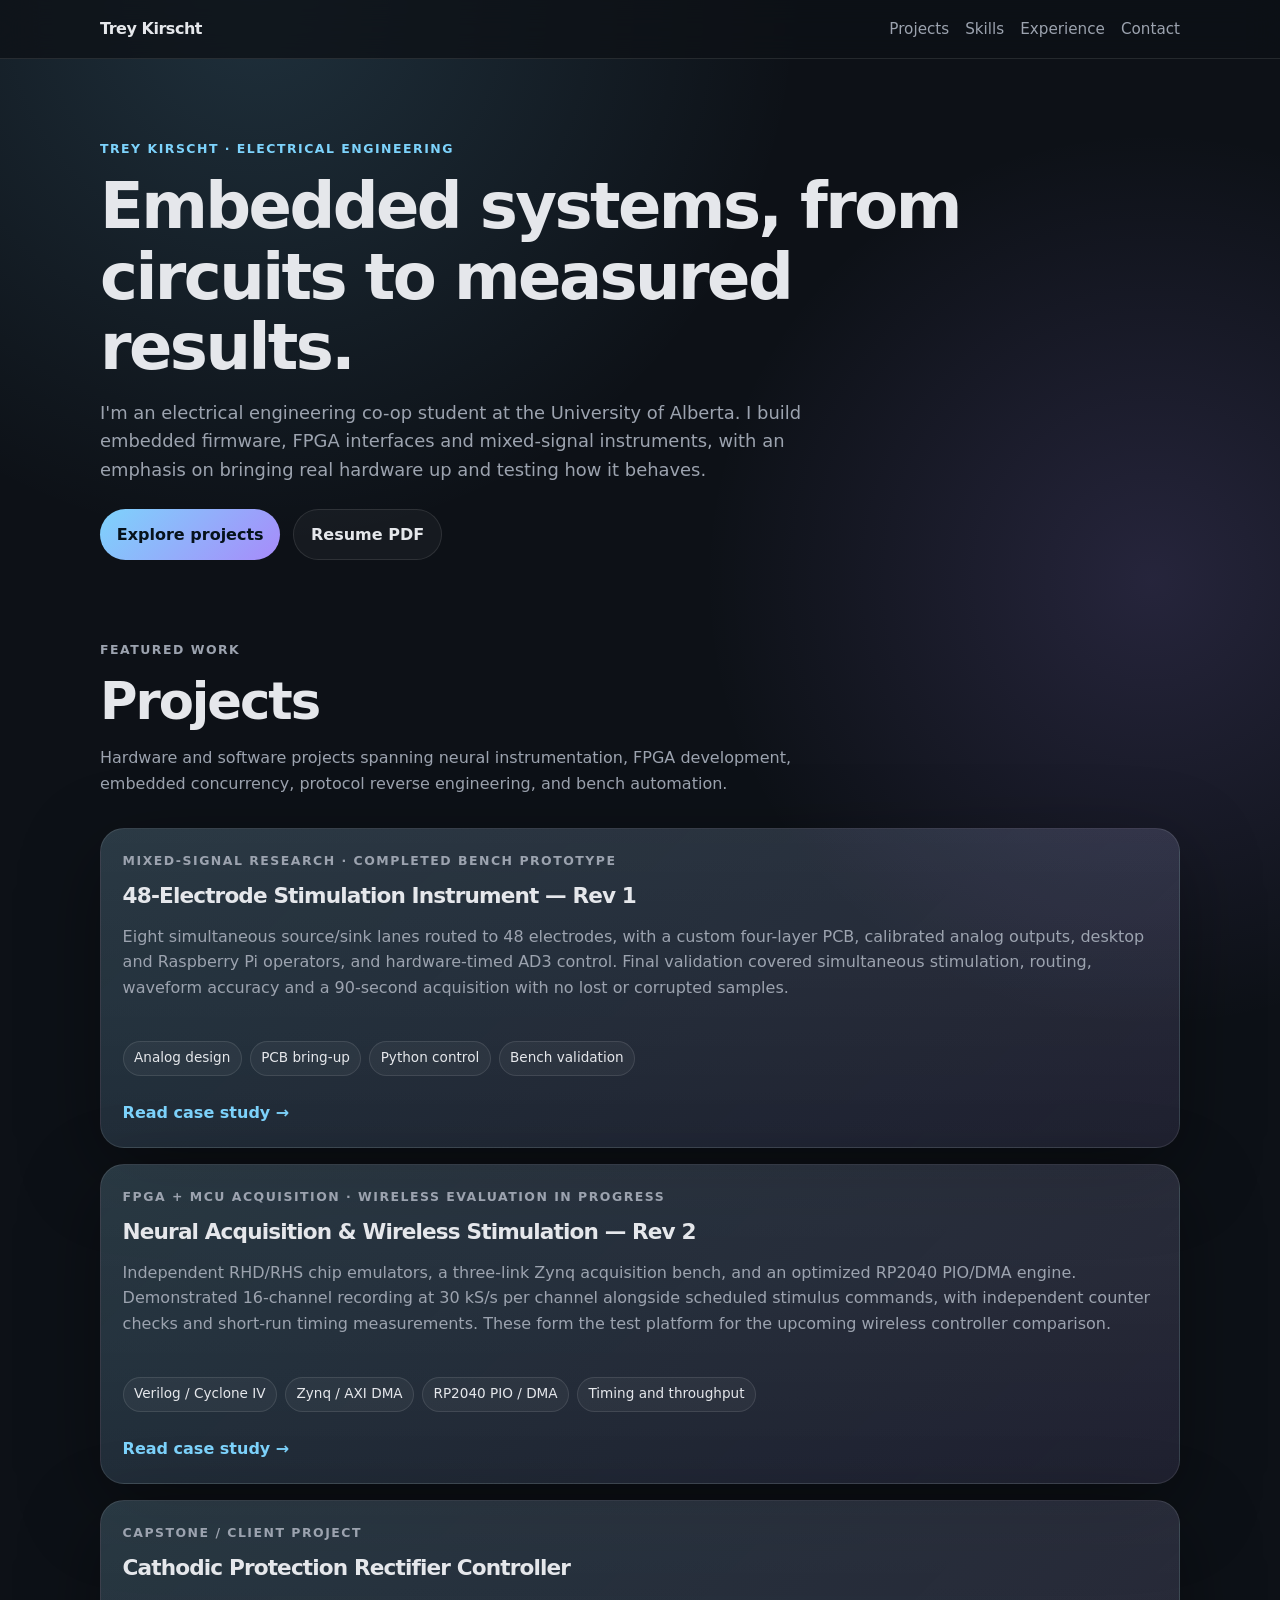
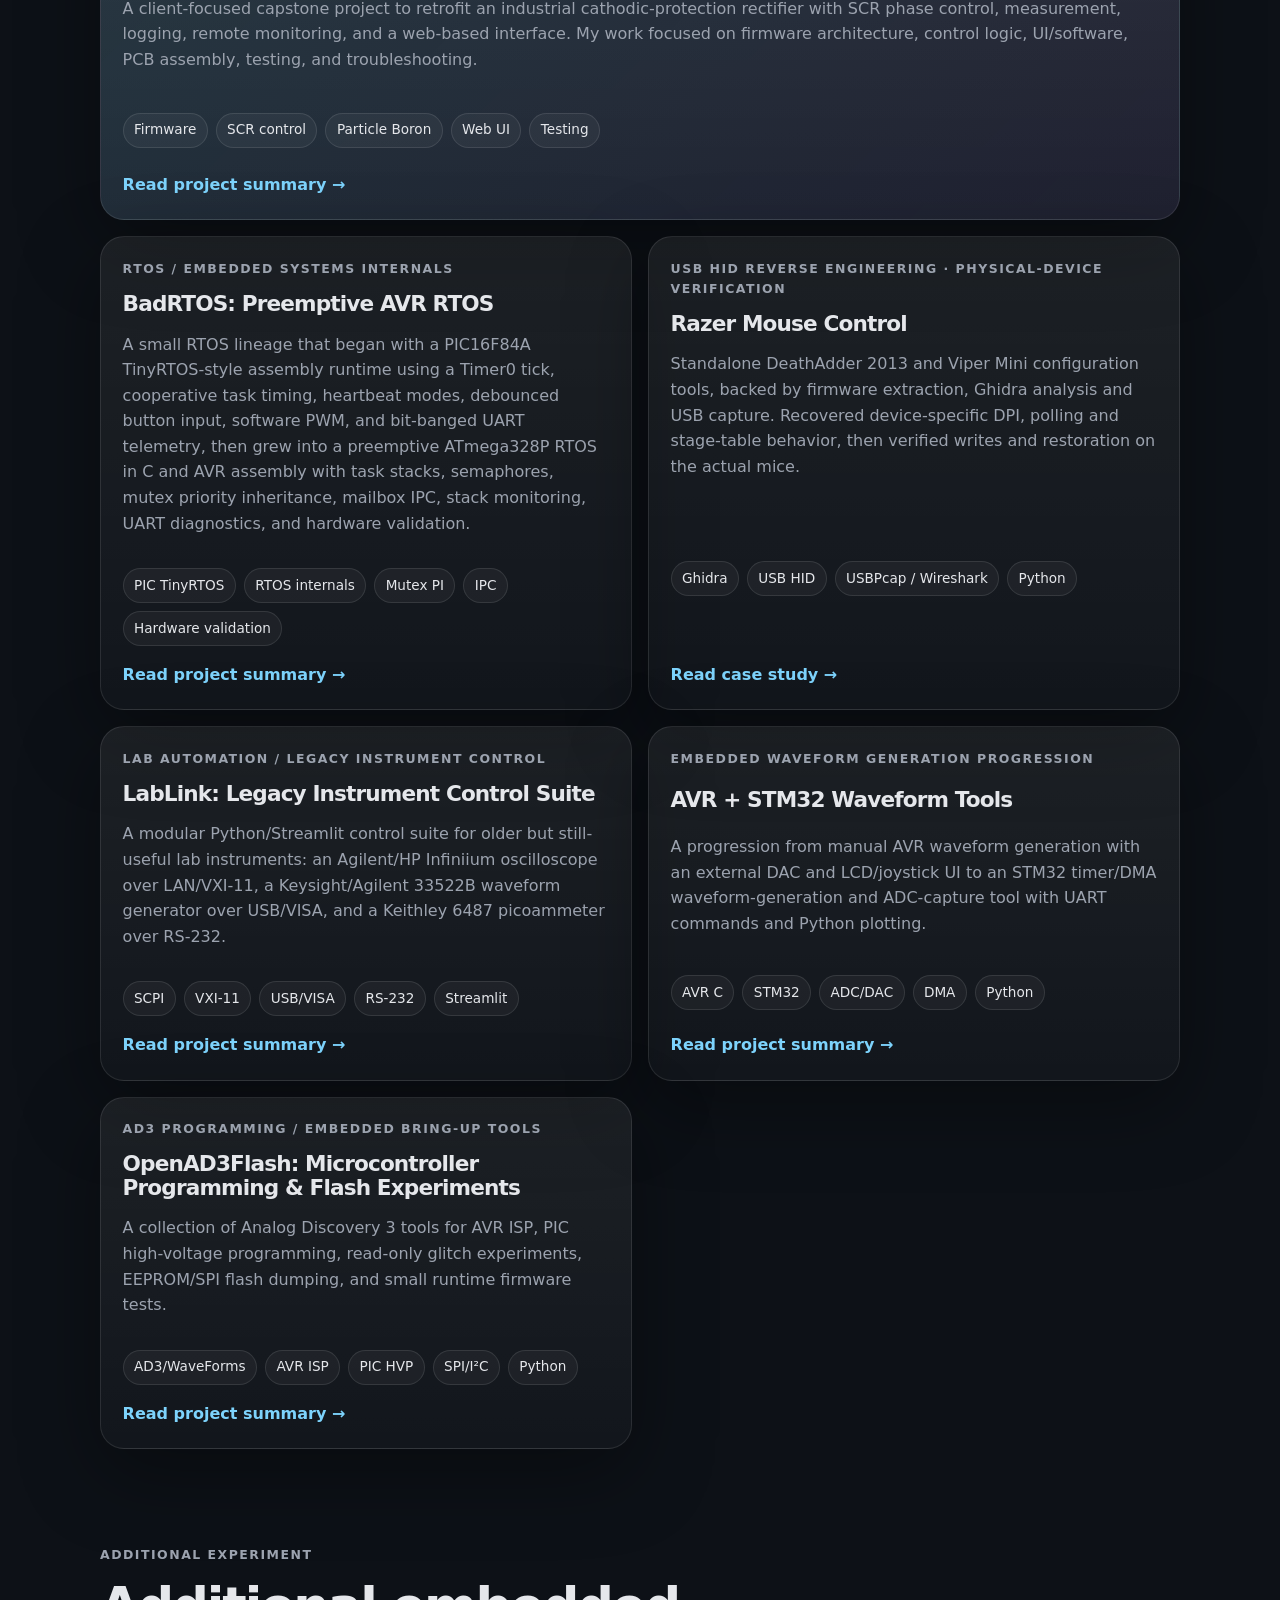
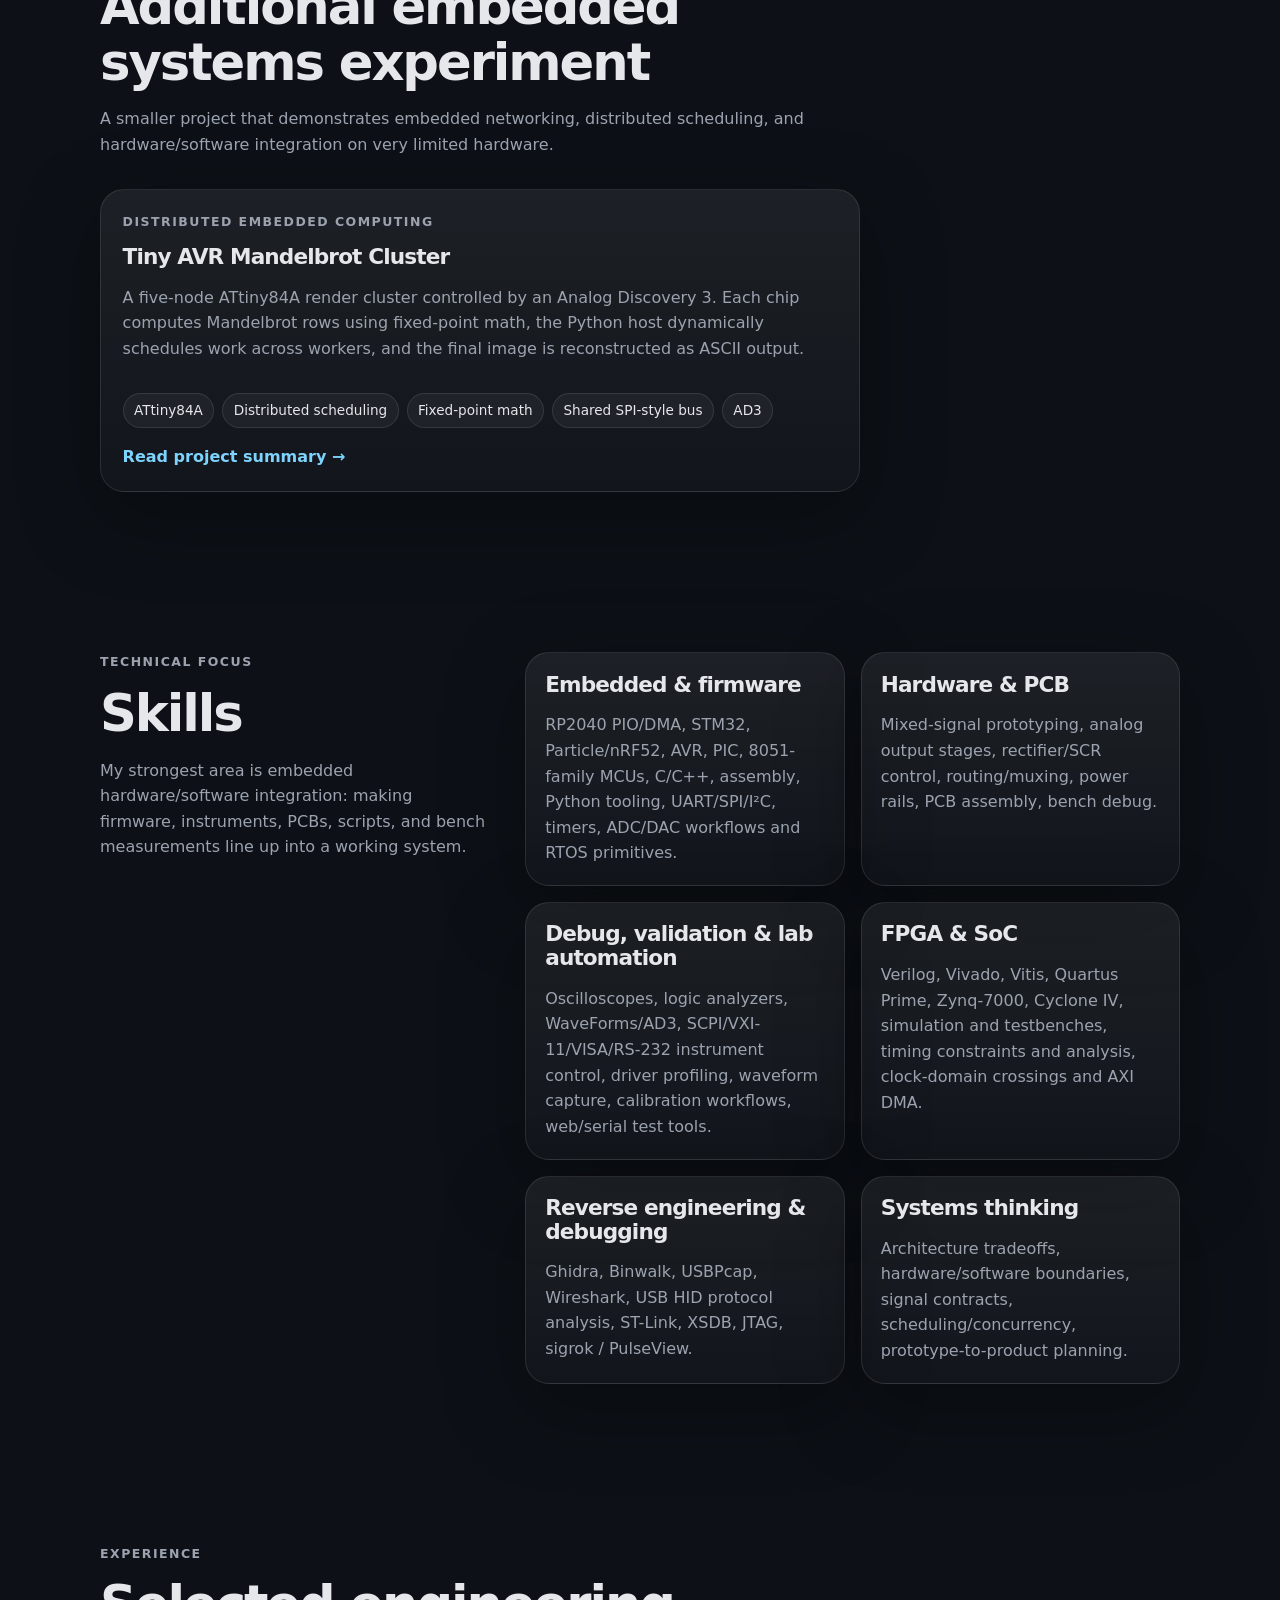
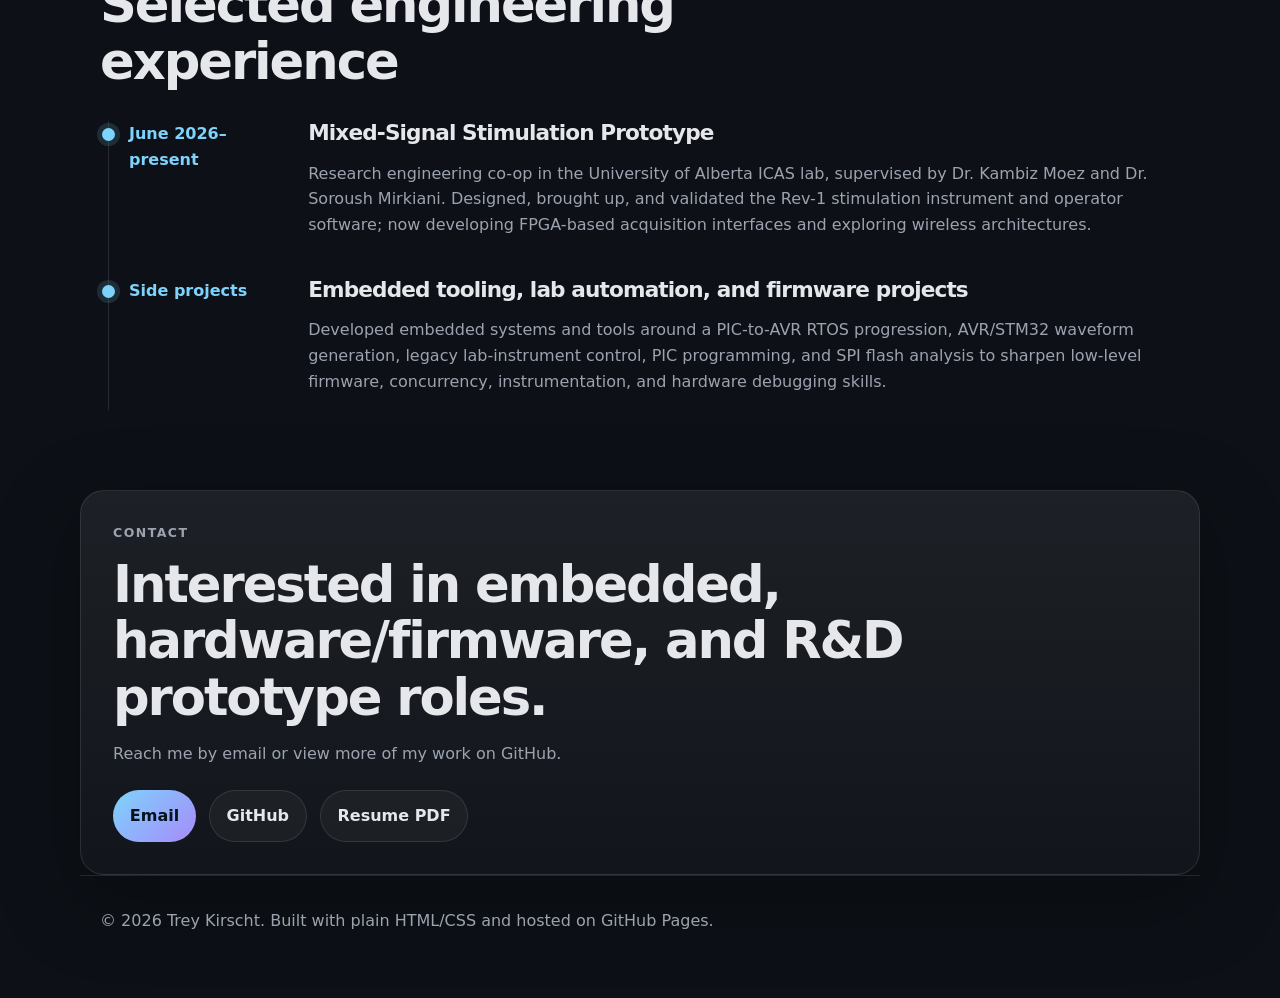
<file: index.html>
<!doctype html>
<html lang="en">
<head>
  <meta charset="utf-8">
  <meta name="viewport" content="width=device-width, initial-scale=1">
  <title>Trey Kirscht | Embedded Systems & Hardware/Firmware</title>
  <meta name="description" content="Portfolio for Trey Kirscht: embedded systems, hardware/firmware, PCB prototypes, mixed-signal validation, and low-level tools.">
  <link rel="stylesheet" href="styles.css">
</head>
<body>
  <a class="skip-link" href="#top">Skip to content</a>
  <header class="site-header">
    <nav class="nav" aria-label="Main navigation">
      <a class="brand" href="#top">Trey Kirscht</a>
      <div class="nav-links">
        <a href="#projects">Projects</a>
        <a href="#skills">Skills</a>
        <a href="#experience">Experience</a>
        <a href="#contact">Contact</a>
      </div>
    </nav>
  </header>

  <main id="top">
    <section class="section portfolio-intro" aria-labelledby="intro-title">
      <p class="eyebrow">Trey Kirscht · Electrical engineering</p>
      <h1 id="intro-title">Embedded systems, from circuits to measured results.</h1>
      <p class="hero-text">I'm an electrical engineering co-op student at the University of Alberta. I build embedded firmware, FPGA interfaces and mixed-signal instruments, with an emphasis on bringing real hardware up and testing how it behaves.</p>
      <div class="button-row">
        <a class="button primary" href="#projects">Explore projects</a>
        <a class="button" href="resume.pdf">Resume PDF</a>
      </div>
    </section>
    <section id="projects" class="section">
      <div class="section-heading">
        <p class="eyebrow">Featured work</p>
        <h2>Projects</h2>
        <p>Hardware and software projects spanning neural instrumentation, FPGA development, embedded concurrency, protocol reverse engineering, and bench automation.</p>
      </div>
      <div class="project-grid">
        <article class="project-card featured">
          <div>
            <p class="project-type">Mixed-signal research · Completed bench prototype</p>
            <h3>48-Electrode Stimulation Instrument — Rev 1</h3>
            <p>Eight simultaneous source/sink lanes routed to 48 electrodes, with a custom four-layer PCB, calibrated analog outputs, desktop and Raspberry Pi operators, and hardware-timed AD3 control. Final validation covered simultaneous stimulation, routing, waveform accuracy and a 90-second acquisition with no lost or corrupted samples.</p>
          </div>
          <ul class="tag-list">
            <li>Analog design</li>
            <li>PCB bring-up</li>
            <li>Python control</li>
            <li>Bench validation</li>
          </ul>
          <a class="text-link" href="projects/stimulator-platform.html">Read case study →</a>
        </article>

        <article class="project-card featured">
          <div>
            <p class="project-type">FPGA + MCU acquisition · Wireless evaluation in progress</p>
            <h3>Neural Acquisition &amp; Wireless Stimulation — Rev 2</h3>
            <p>Independent RHD/RHS chip emulators, a three-link Zynq acquisition bench, and an optimized RP2040 PIO/DMA engine. Demonstrated 16-channel recording at 30 kS/s per channel alongside scheduled stimulus commands, with independent counter checks and short-run timing measurements. These form the test platform for the upcoming wireless controller comparison.</p>
          </div>
          <ul class="tag-list">
            <li>Verilog / Cyclone IV</li>
            <li>Zynq / AXI DMA</li>
            <li>RP2040 PIO / DMA</li>
            <li>Timing and throughput</li>
          </ul>
          <a class="text-link" href="projects/fpga-neural-acquisition.html">Read case study →</a>
        </article>

        <article class="project-card featured">
          <div>
            <p class="project-type">Capstone / client project</p>
            <h3>Cathodic Protection Rectifier Controller</h3>
            <p>
              A client-focused capstone project to retrofit an industrial cathodic-protection rectifier
              with SCR phase control, measurement, logging, remote monitoring, and a web-based interface.
              My work focused on firmware architecture, control logic, UI/software, PCB assembly, testing,
              and troubleshooting.
            </p>
          </div>
          <ul class="tag-list">
            <li>Firmware</li>
            <li>SCR control</li>
            <li>Particle Boron</li>
            <li>Web UI</li>
            <li>Testing</li>
          </ul>
          <a class="text-link" href="projects/cathodic-rectifier-controller.html">Read project summary →</a>
        </article>

        <article class="project-card">
          <p class="project-type">RTOS / embedded systems internals</p>
          <h3>BadRTOS: Preemptive AVR RTOS</h3>
          <p>
            A small RTOS lineage that began with a PIC16F84A TinyRTOS-style assembly runtime using
            a Timer0 tick, cooperative task timing, heartbeat modes, debounced button input, software PWM,
            and bit-banged UART telemetry, then grew into a preemptive ATmega328P RTOS in C and AVR assembly
            with task stacks, semaphores, mutex priority inheritance, mailbox IPC, stack monitoring, UART diagnostics,
            and hardware validation.
          </p>
          <ul class="tag-list">
            <li>PIC TinyRTOS</li>
            <li>RTOS internals</li>
            <li>Mutex PI</li>
            <li>IPC</li>
            <li>Hardware validation</li>
          </ul>
          <a class="text-link" href="projects/badrtos.html">Read project summary →</a>
        </article>

        <article class="project-card">
          <div>
            <p class="project-type">USB HID reverse engineering · Physical-device verification</p>
            <h3>Razer Mouse Control</h3>
            <p>Standalone DeathAdder 2013 and Viper Mini configuration tools, backed by firmware extraction, Ghidra analysis and USB capture. Recovered device-specific DPI, polling and stage-table behavior, then verified writes and restoration on the actual mice.</p>
          </div>
          <ul class="tag-list">
            <li>Ghidra</li>
            <li>USB HID</li>
            <li>USBPcap / Wireshark</li>
            <li>Python</li>
          </ul>
          <a class="text-link" href="projects/razer-mouse-control.html">Read case study →</a>
        </article>

        <article class="project-card">
          <p class="project-type">Lab automation / legacy instrument control</p>
          <h3>LabLink: Legacy Instrument Control Suite</h3>
          <p>
            A modular Python/Streamlit control suite for older but still-useful lab instruments:
            an Agilent/HP Infiniium oscilloscope over LAN/VXI-11, a Keysight/Agilent 33522B waveform
            generator over USB/VISA, and a Keithley 6487 picoammeter over RS-232.
          </p>
          <ul class="tag-list">
            <li>SCPI</li>
            <li>VXI-11</li>
            <li>USB/VISA</li>
            <li>RS-232</li>
            <li>Streamlit</li>
          </ul>
          <a class="text-link" href="projects/lablink-legacy-suite.html">Read project summary →</a>
        </article>

        <article class="project-card">
          <p class="project-type">Embedded waveform generation progression</p>
          <h3>AVR + STM32 Waveform Tools</h3>
          <p>
            A progression from manual AVR waveform generation with an external DAC and LCD/joystick UI
            to an STM32 timer/DMA waveform-generation and ADC-capture tool with UART commands and
            Python plotting.
          </p>
          <ul class="tag-list">
            <li>AVR C</li>
            <li>STM32</li>
            <li>ADC/DAC</li>
            <li>DMA</li>
            <li>Python</li>
          </ul>
          <a class="text-link" href="projects/embedded-waveform-tools.html">Read project summary →</a>
        </article>

        <article class="project-card">
          <p class="project-type">AD3 programming / embedded bring-up tools</p>
          <h3>OpenAD3Flash: Microcontroller Programming & Flash Experiments</h3>
          <p>
            A collection of Analog Discovery 3 tools for AVR ISP, PIC high-voltage programming,
            read-only glitch experiments, EEPROM/SPI flash dumping, and small runtime firmware tests.
          </p>
          <ul class="tag-list">
            <li>AD3/WaveForms</li>
            <li>AVR ISP</li>
            <li>PIC HVP</li>
            <li>SPI/I²C</li>
            <li>Python</li>
          </ul>
          <a class="text-link" href="projects/openad3flash.html">Read project summary →</a>
        </article>
      </div>
    </section>

    <section class="section compact-section">
      <div class="section-heading">
        <p class="eyebrow">Additional experiment</p>
        <h2>Additional embedded systems experiment</h2>
        <p>
          A smaller project that demonstrates embedded networking, distributed scheduling, and hardware/software integration on very limited hardware.
        </p>
      </div>

      <article class="project-card">
        <p class="project-type">Distributed embedded computing</p>
        <h3>Tiny AVR Mandelbrot Cluster</h3>
        <p>
          A five-node ATtiny84A render cluster controlled by an Analog Discovery 3. Each chip computes
          Mandelbrot rows using fixed-point math, the Python host dynamically schedules work across
          workers, and the final image is reconstructed as ASCII output.
        </p>
        <ul class="tag-list">
          <li>ATtiny84A</li>
          <li>Distributed scheduling</li>
          <li>Fixed-point math</li>
          <li>Shared SPI-style bus</li>
          <li>AD3</li>
        </ul>
        <a class="text-link" href="projects/tiny-avr-mandelbrot-cluster.html">Read project summary →</a>
      </article>
    </section>

    <section id="skills" class="section split">
      <div>
        <p class="eyebrow">Technical focus</p>
        <h2>Skills</h2>
        <p>My strongest area is embedded hardware/software integration: making firmware, instruments, PCBs, scripts, and bench measurements line up into a working system.</p>
      </div>
      <div class="skill-columns">
        <div class="skill-box"><h3>Embedded & firmware</h3><p>RP2040 PIO/DMA, STM32, Particle/nRF52, AVR, PIC, 8051-family MCUs, C/C++, assembly, Python tooling, UART/SPI/I²C, timers, ADC/DAC workflows and RTOS primitives.</p></div>
        <div class="skill-box"><h3>Hardware & PCB</h3><p>Mixed-signal prototyping, analog output stages, rectifier/SCR control, routing/muxing, power rails, PCB assembly, bench debug.</p></div>
        <div class="skill-box"><h3>Debug, validation & lab automation</h3><p>Oscilloscopes, logic analyzers, WaveForms/AD3, SCPI/VXI-11/VISA/RS-232 instrument control, driver profiling, waveform capture, calibration workflows, web/serial test tools.</p></div>
        <div class="skill-box"><h3>FPGA &amp; SoC</h3><p>Verilog, Vivado, Vitis, Quartus Prime, Zynq-7000, Cyclone IV, simulation and testbenches, timing constraints and analysis, clock-domain crossings and AXI DMA.</p></div><div class="skill-box"><h3>Reverse engineering &amp; debugging</h3><p>Ghidra, Binwalk, USBPcap, Wireshark, USB HID protocol analysis, ST-Link, XSDB, JTAG, sigrok / PulseView.</p></div><div class="skill-box"><h3>Systems thinking</h3><p>Architecture tradeoffs, hardware/software boundaries, signal contracts, scheduling/concurrency, prototype-to-product planning.</p></div>
      </div>
    </section>

    <section id="experience" class="section">
      <div class="section-heading"><p class="eyebrow">Experience</p><h2>Selected engineering experience</h2></div>
      <div class="timeline">
        <div class="timeline-item"><div class="timeline-date">June 2026–present</div><div><h3>Mixed-Signal Stimulation Prototype</h3><p>Research engineering co-op in the University of Alberta ICAS lab, supervised by Dr. Kambiz Moez and Dr. Soroush Mirkiani. Designed, brought up, and validated the Rev-1 stimulation instrument and operator software; now developing FPGA-based acquisition interfaces and exploring wireless architectures.</p></div></div>
        <div class="timeline-item"><div class="timeline-date">Side projects</div><div><h3>Embedded tooling, lab automation, and firmware projects</h3><p>Developed embedded systems and tools around a PIC-to-AVR RTOS progression, AVR/STM32 waveform generation, legacy lab-instrument control, PIC programming, and SPI flash analysis to sharpen low-level firmware, concurrency, instrumentation, and hardware debugging skills.</p></div></div>
      </div>
    </section>

    <section id="contact" class="section contact-card">
      <p class="eyebrow">Contact</p>
      <h2>Interested in embedded, hardware/firmware, and R&D prototype roles.</h2>
      <p>
        Reach me by email or view more of my work on GitHub.
      </p>
      <div class="button-row">
        <a class="button primary" href="mailto:treyk@live.ca">Email</a>
        <a class="button" href="https://github.com/trey109231">GitHub</a>
        <a class="button" href="resume.pdf">Resume PDF</a>
      </div>
    </section>
  </main>

  <footer class="footer"><p>© <span id="year"></span> Trey Kirscht. Built with plain HTML/CSS and hosted on GitHub Pages.</p></footer>
  <script>document.getElementById("year").textContent = new Date().getFullYear();</script>
</body>
</html>
</file>
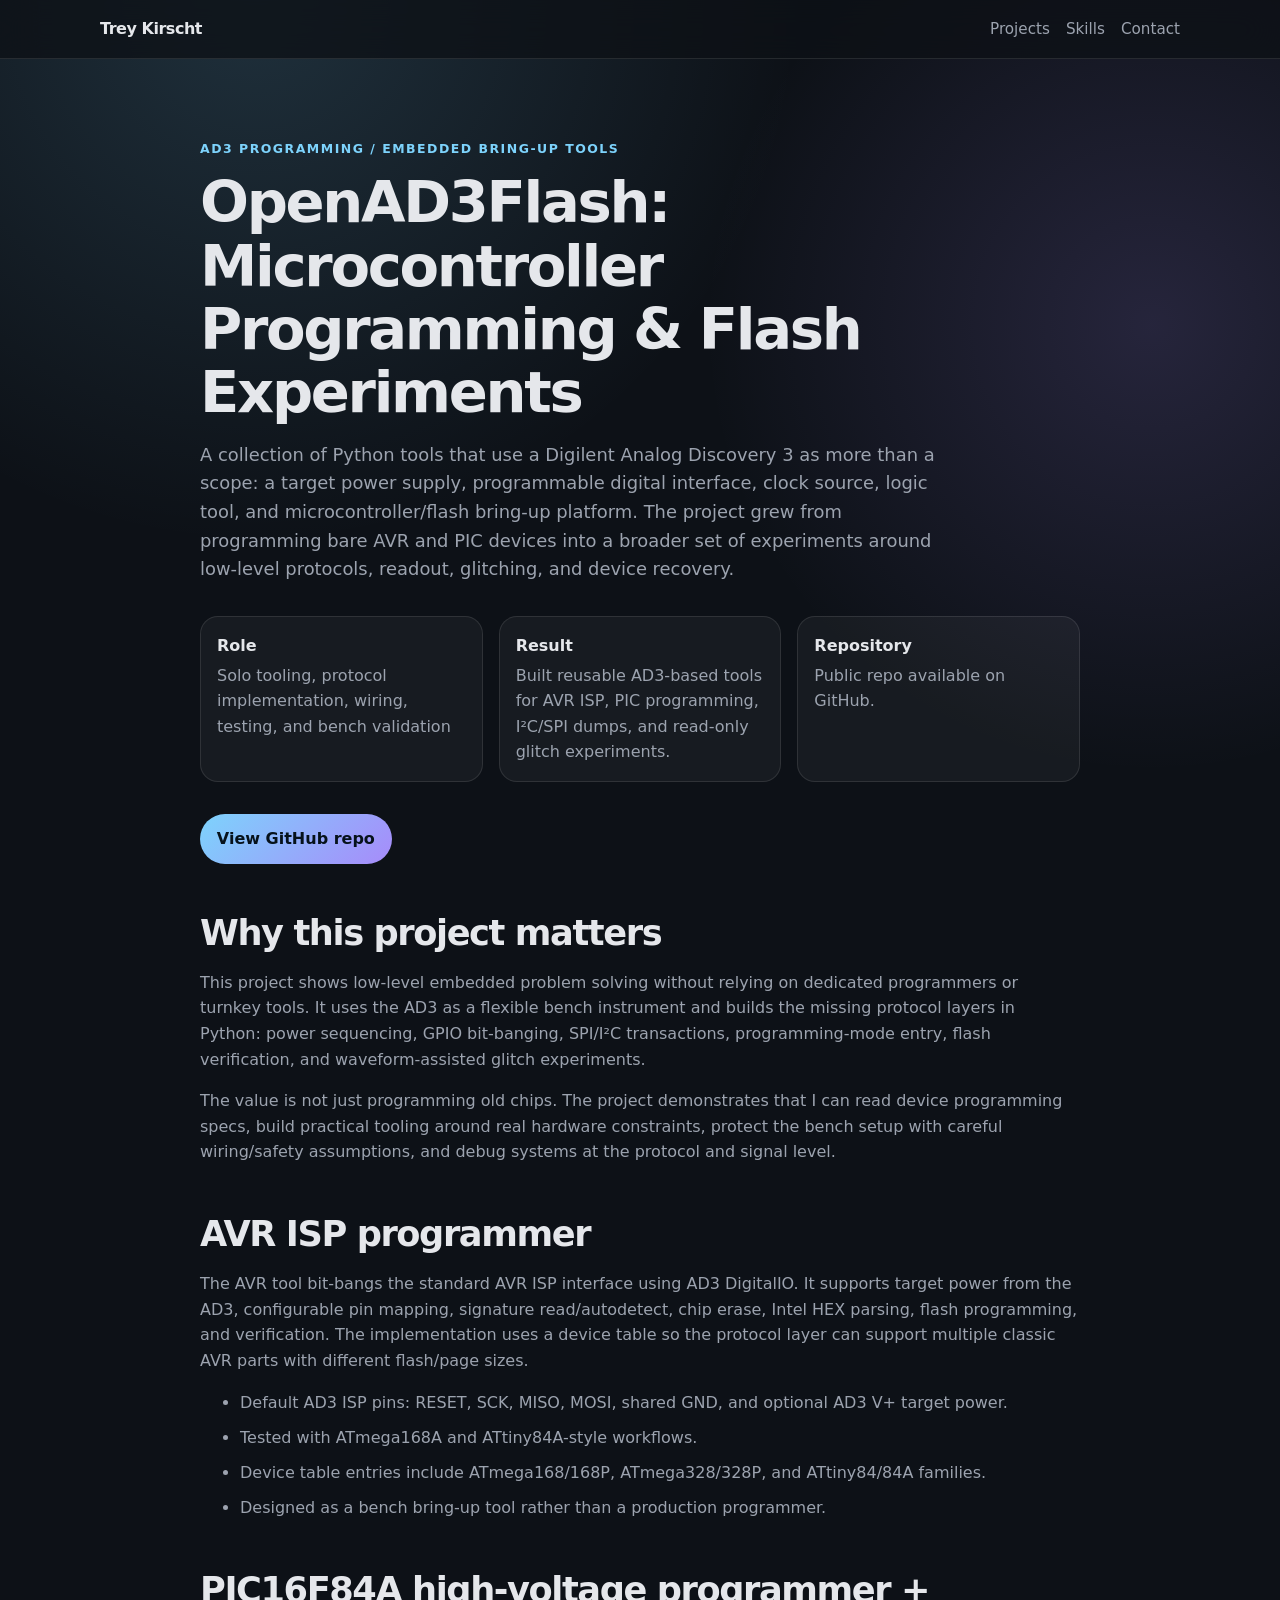
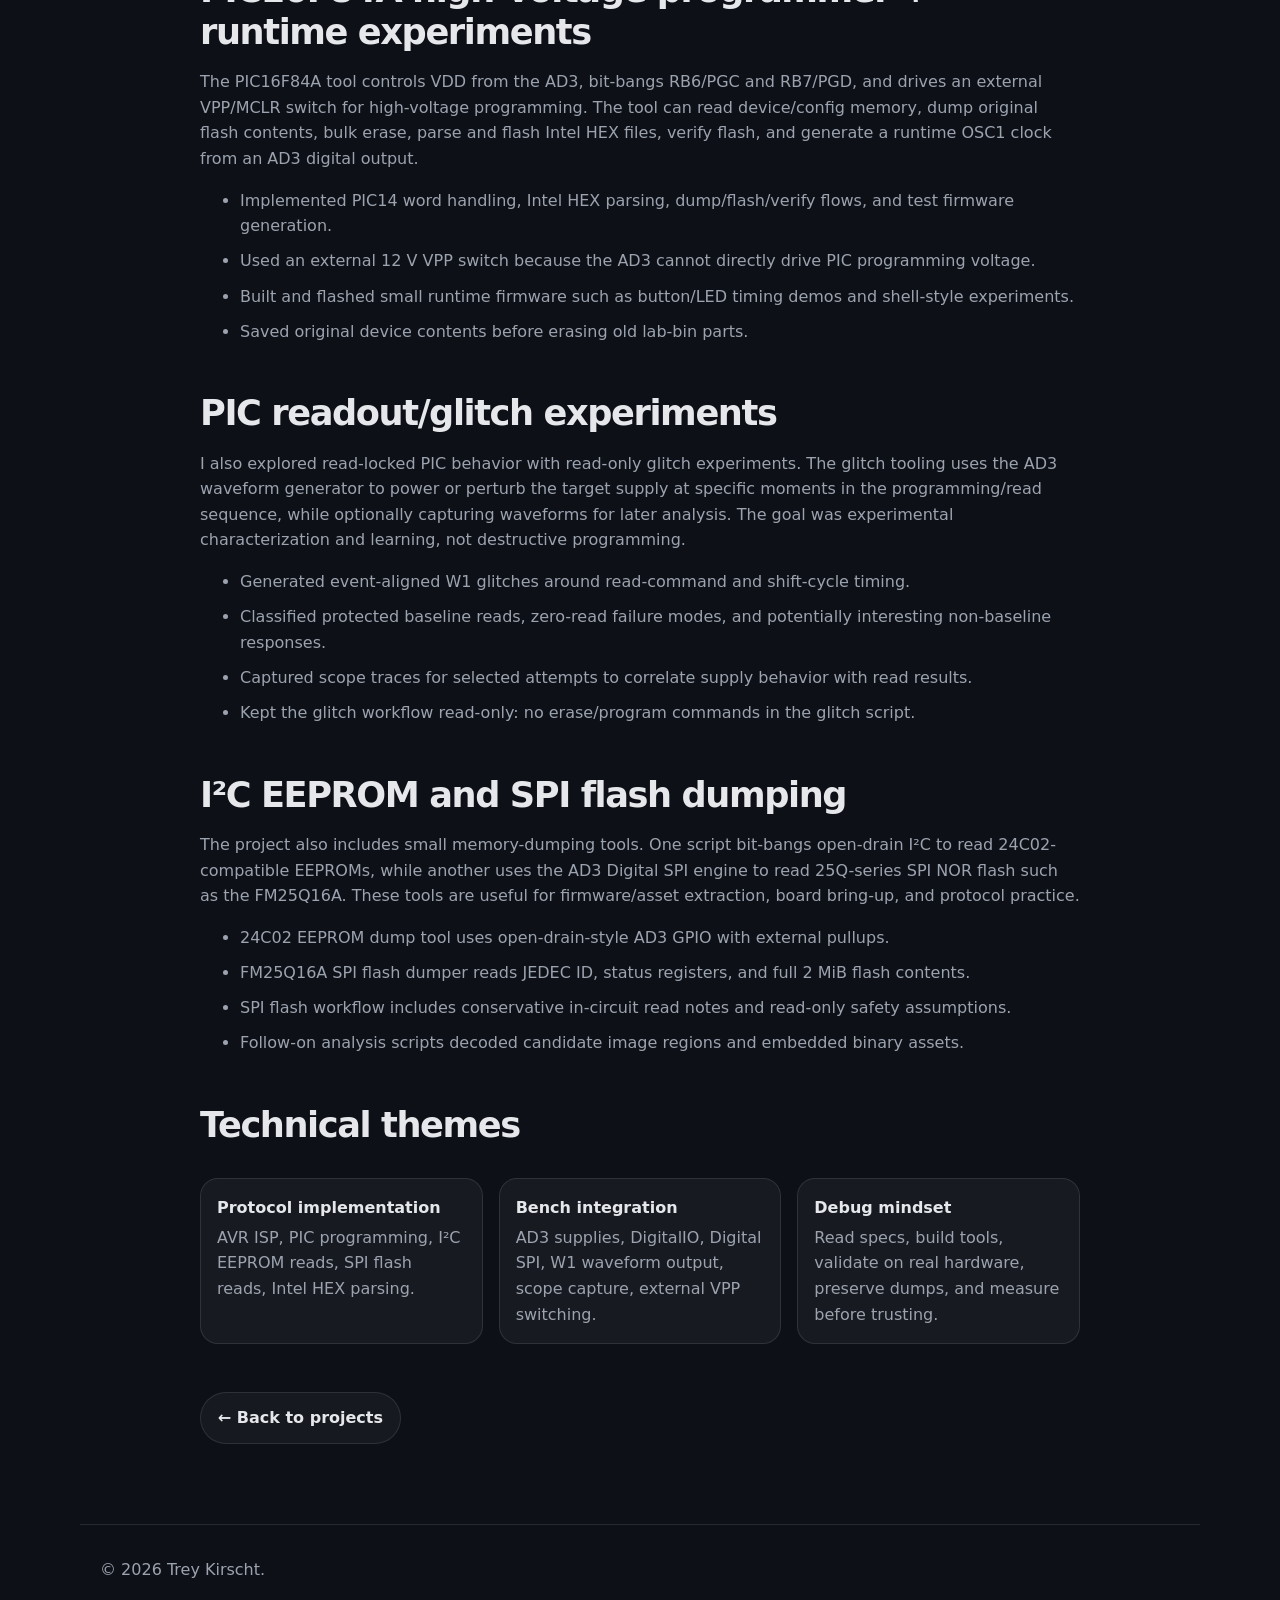
<file: projects/ad3-pic-programmer.html>
<!doctype html>
<html lang="en">
<head>
  <meta charset="utf-8">
  <meta http-equiv="refresh" content="0; url=openad3flash.html">
  <title>Redirecting | Trey Kirscht</title>
</head>
<body>
  <p>Redirecting to <a href="openad3flash.html">OpenAD3Flash</a>.</p>
</body>
</html>
</file>
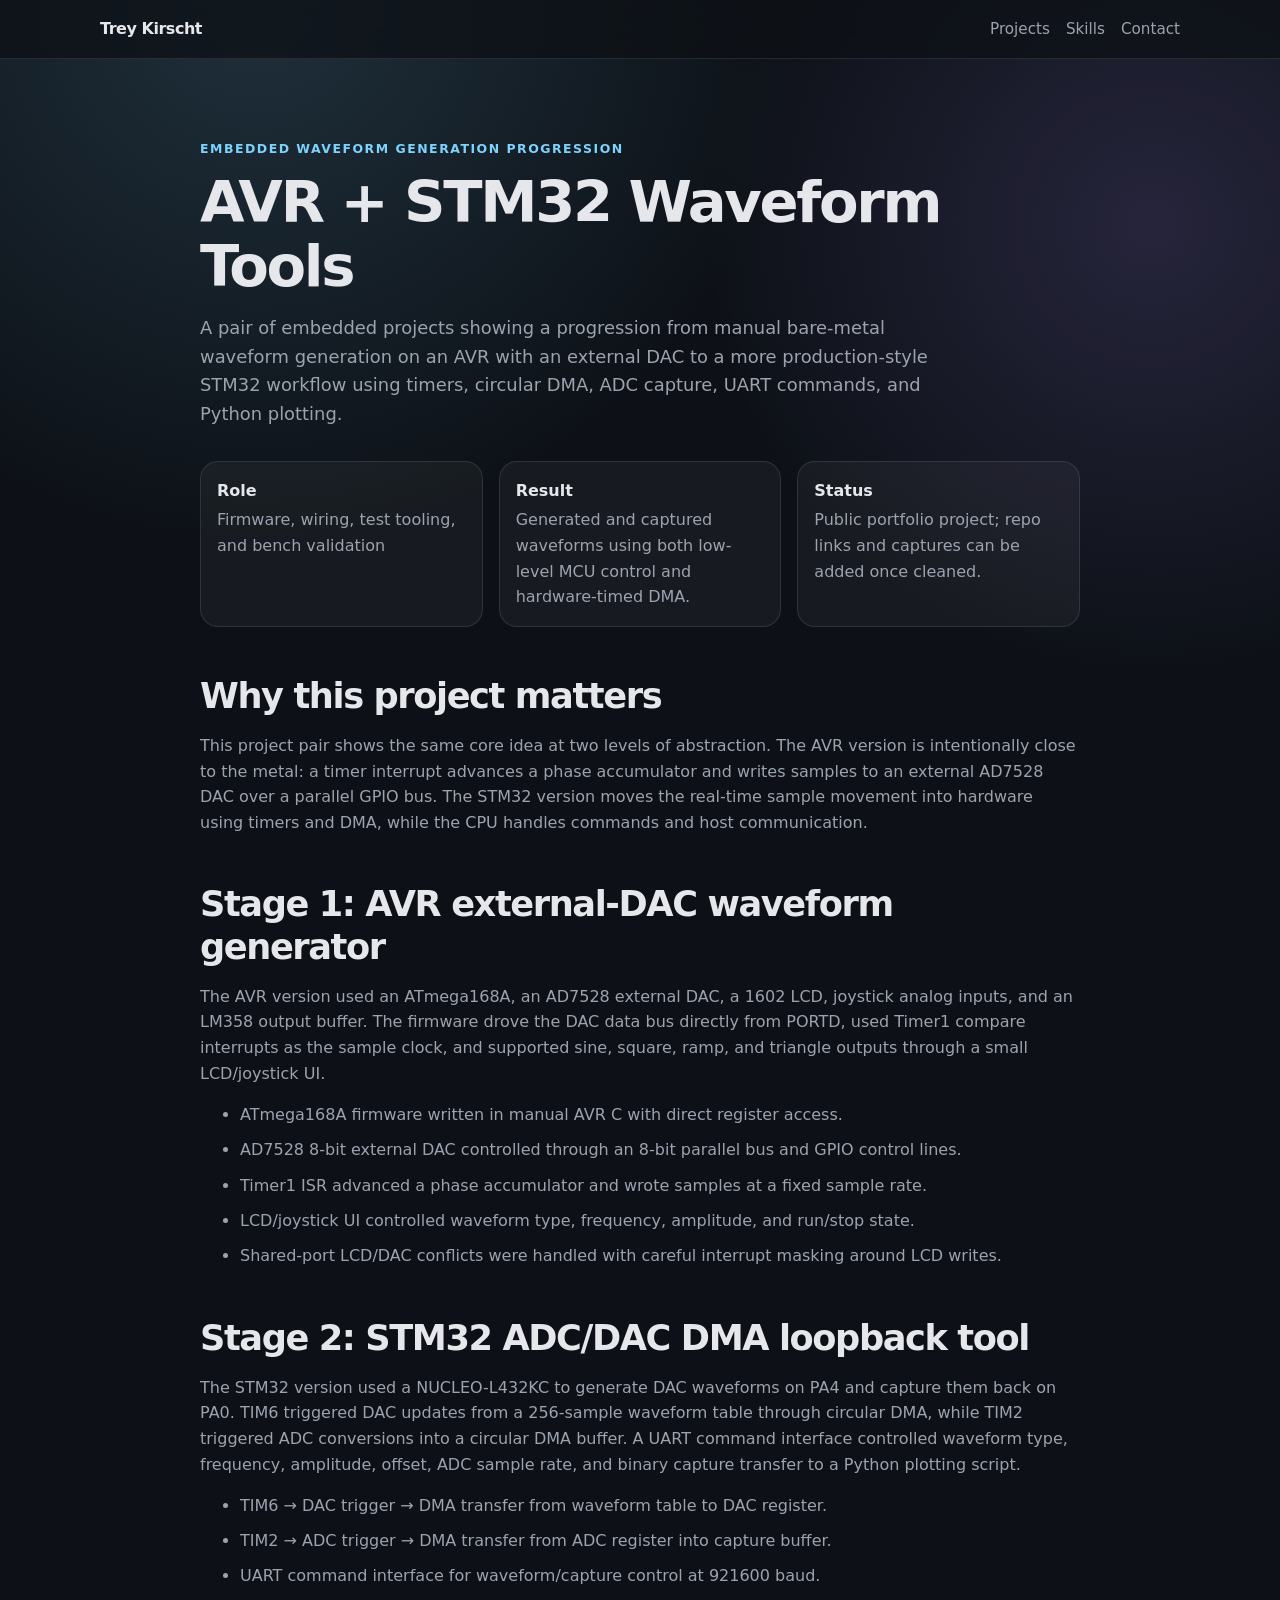
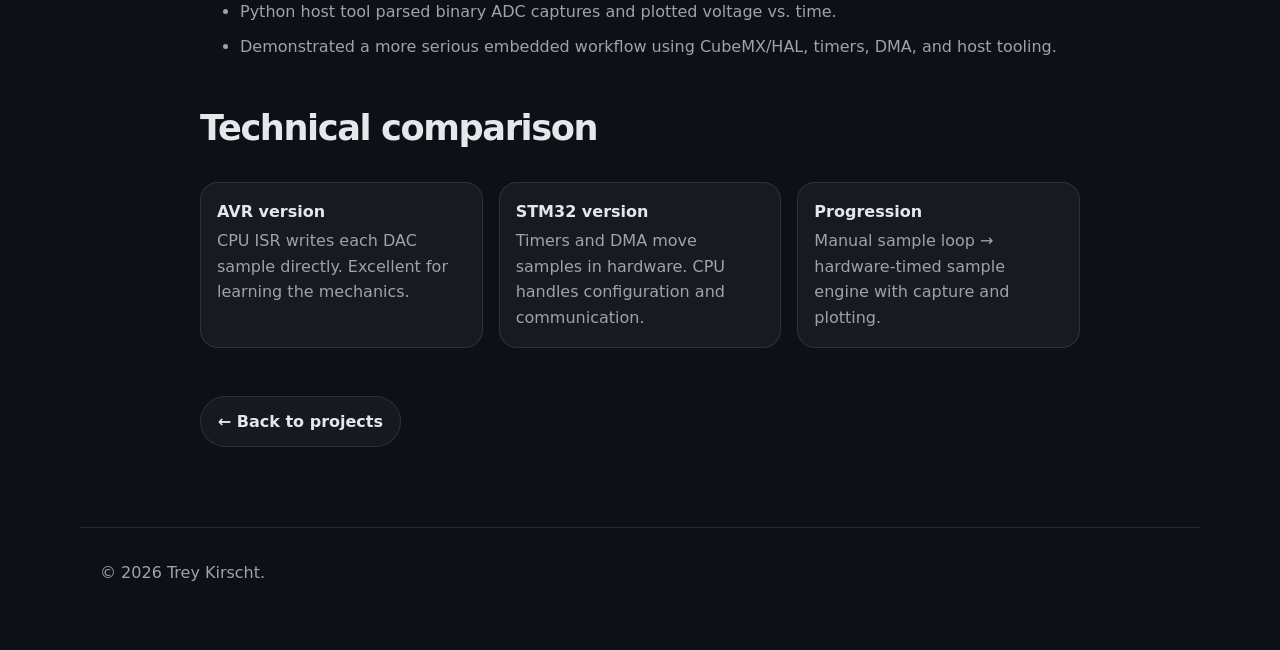
<file: projects/avr-waveform-generator.html>
<!doctype html>
<html lang="en">
<head>
  <meta charset="utf-8">
  <meta http-equiv="refresh" content="0; url=embedded-waveform-tools.html">
  <title>Redirecting | Trey Kirscht</title>
</head>
<body>
  <p>Redirecting to <a href="embedded-waveform-tools.html">AVR + STM32 Waveform Tools</a>.</p>
</body>
</html>
</file>
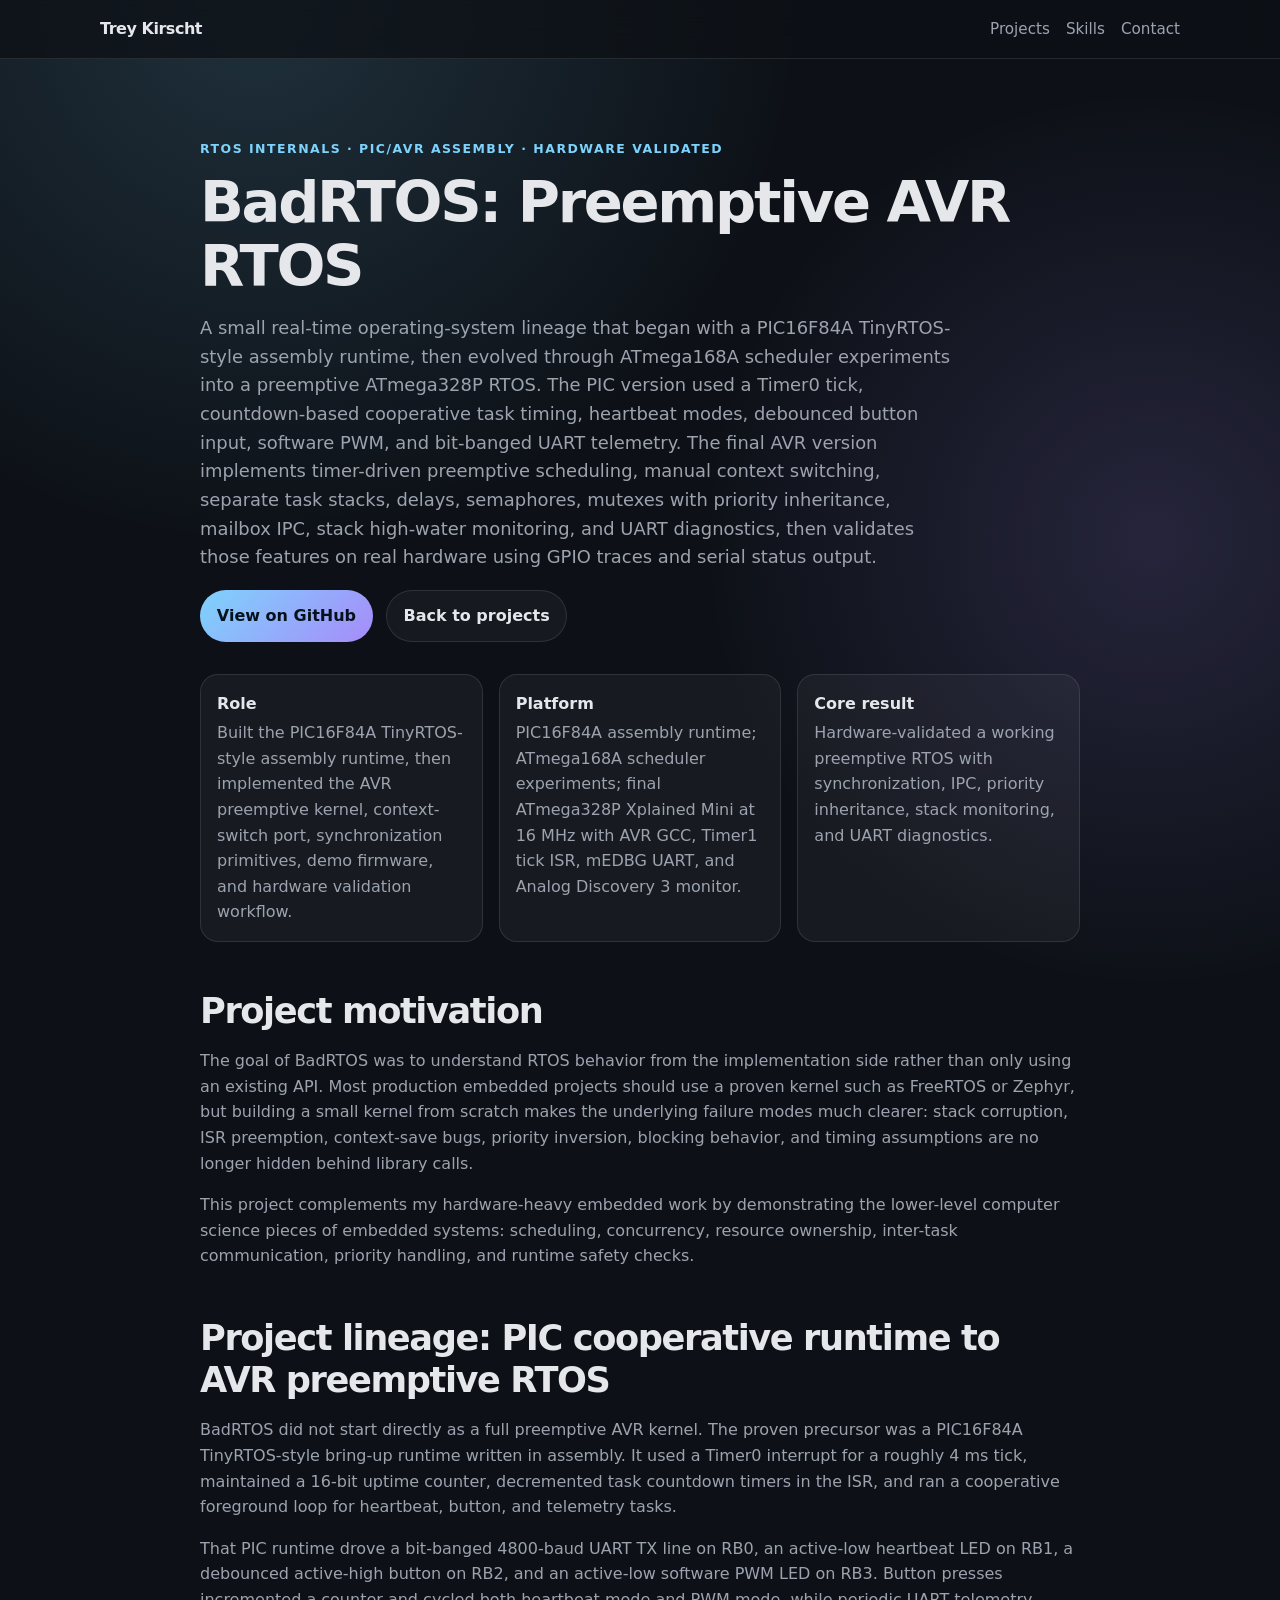
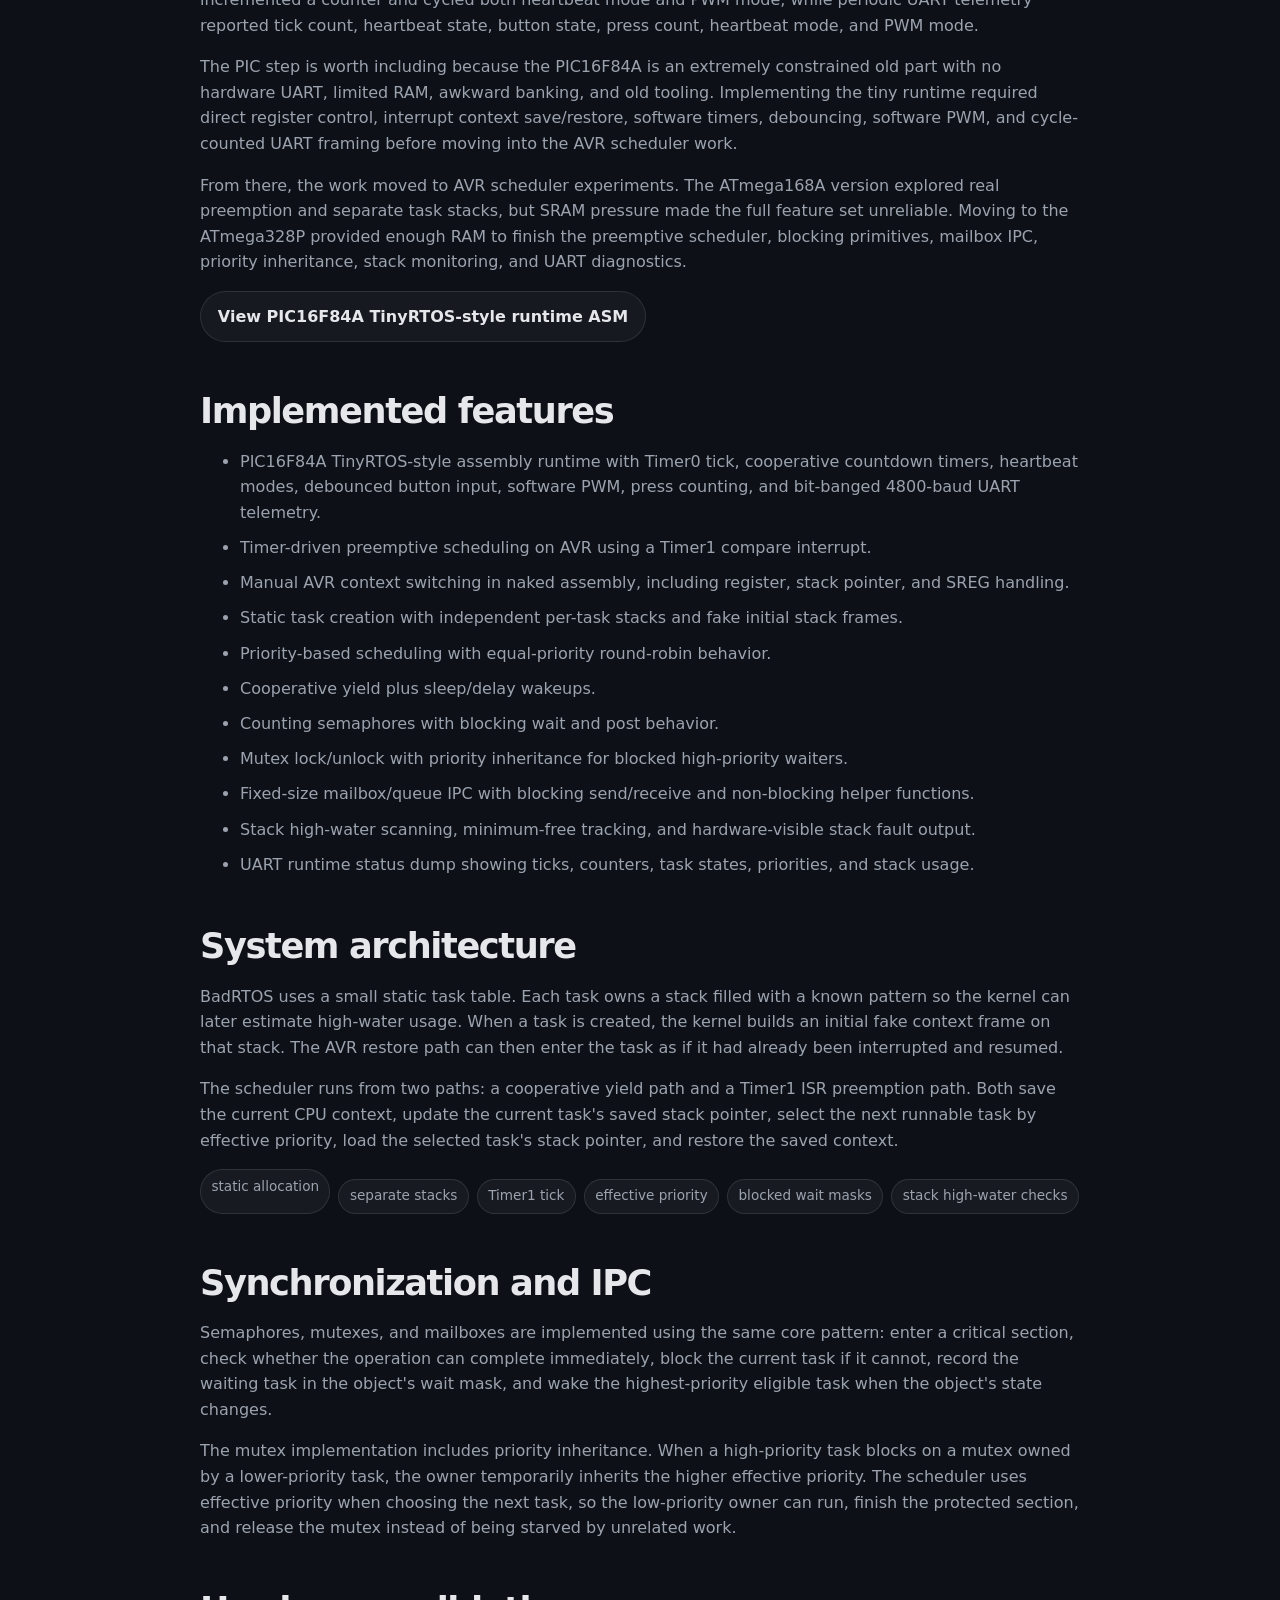
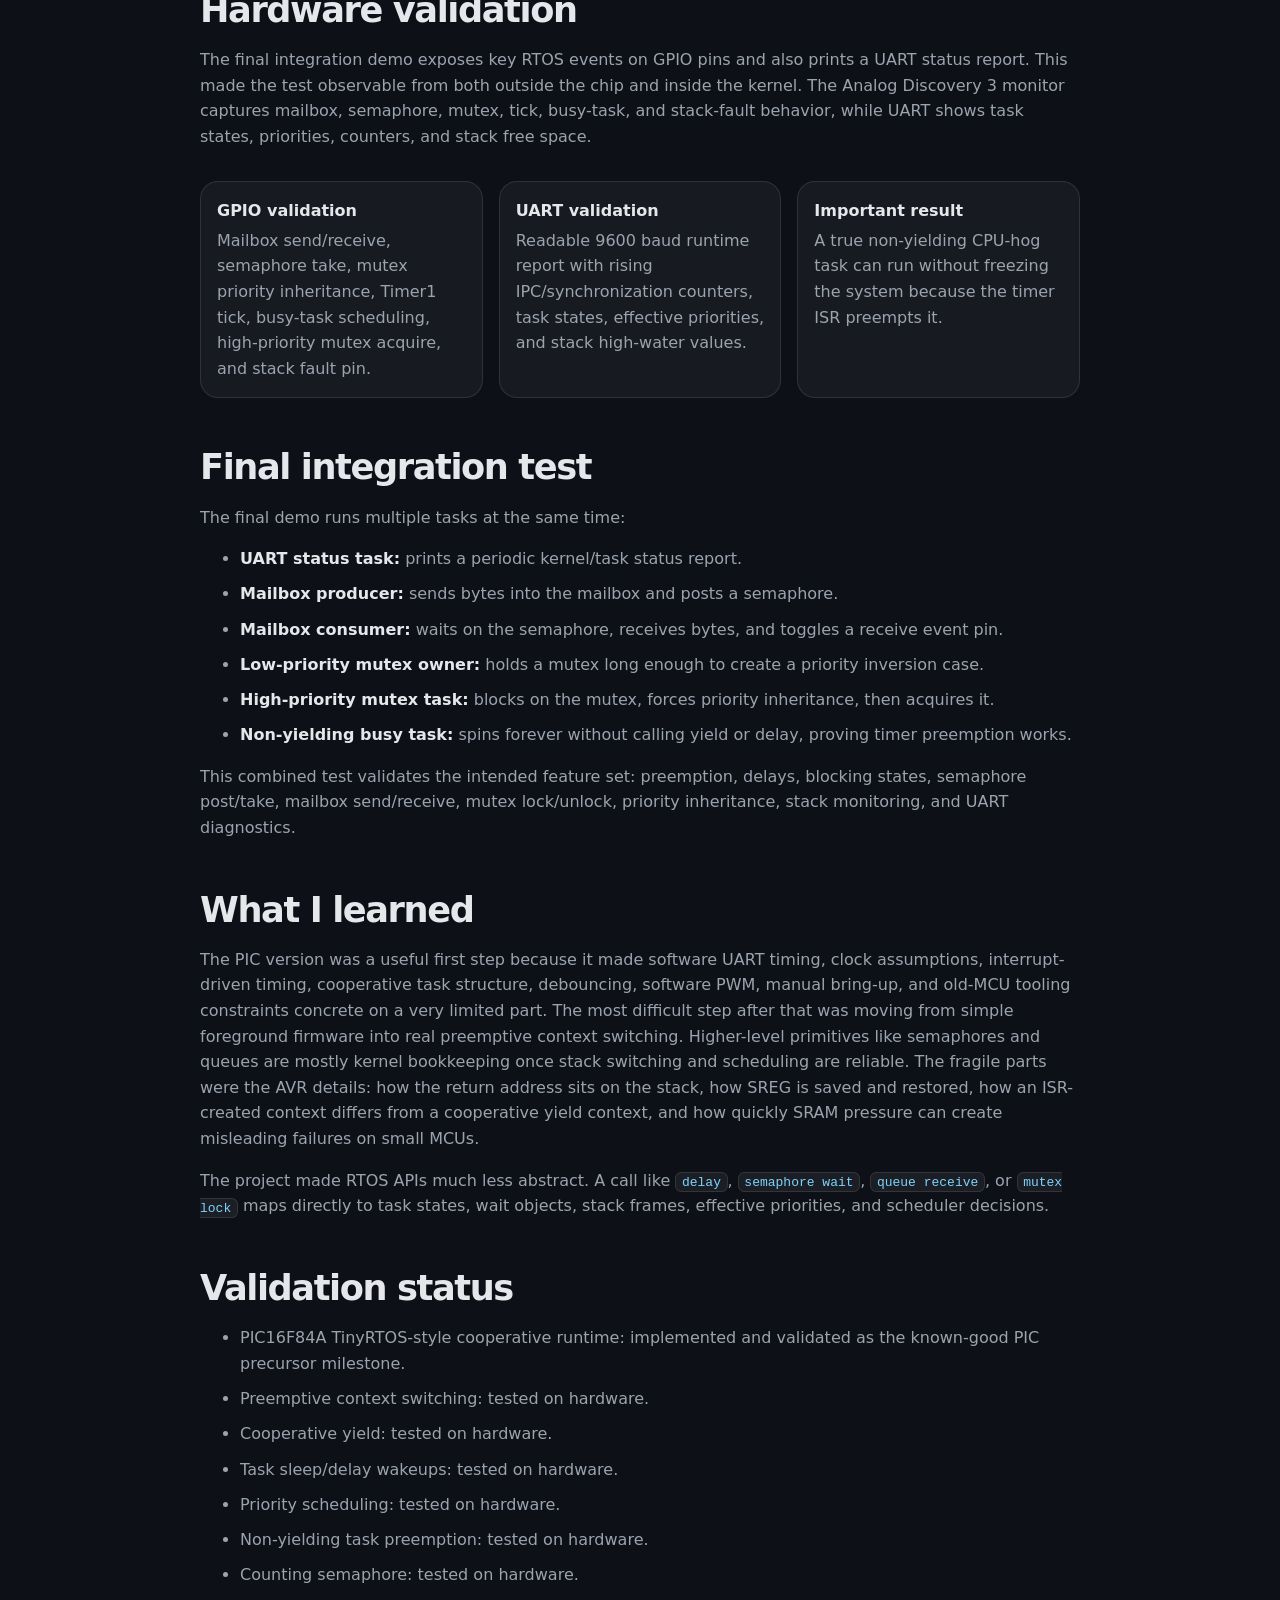
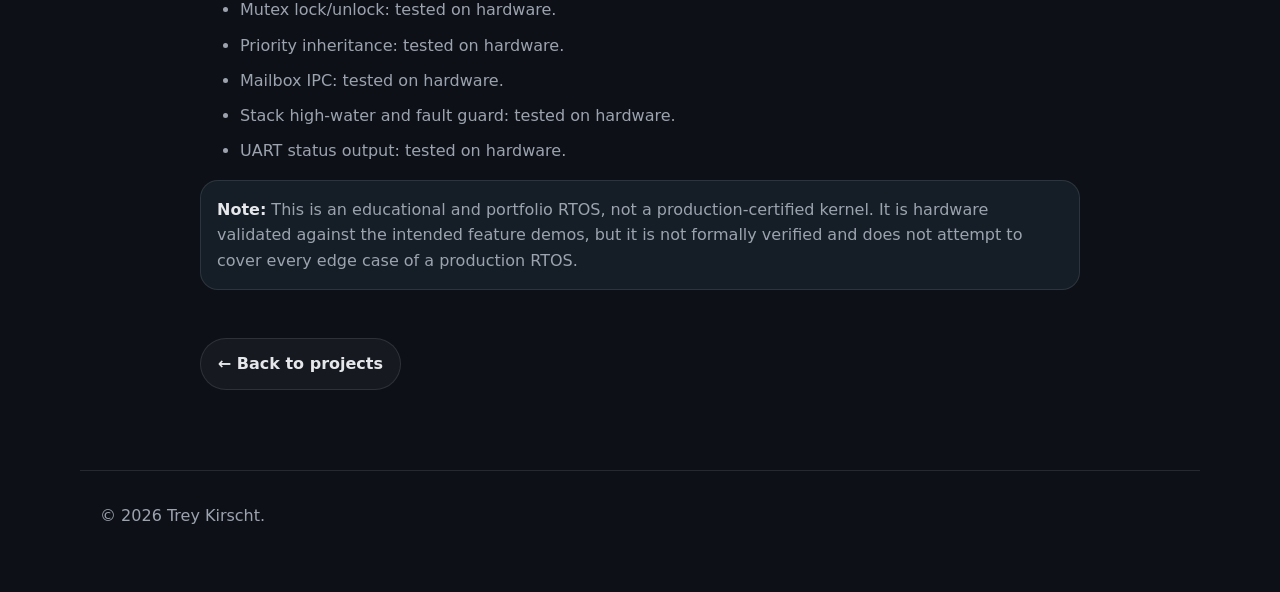
<file: projects/badrtos.html>
<!doctype html>
<html lang="en">
<head>
  <meta charset="utf-8">
  <meta name="viewport" content="width=device-width, initial-scale=1">
  <title>BadRTOS: Preemptive AVR RTOS | Trey Kirscht</title>
  <link rel="stylesheet" href="../styles.css">
</head>

<body>
  <header class="site-header">
    <nav class="nav">
      <a class="brand" href="../index.html">Trey Kirscht</a>
      <div class="nav-links">
        <a href="../index.html#projects">Projects</a>
        <a href="../index.html#skills">Skills</a>
        <a href="../index.html#contact">Contact</a>
      </div>
    </nav>
  </header>

  <main class="section project-page">
    <p class="eyebrow">RTOS internals · PIC/AVR assembly · hardware validated</p>
    <h1>BadRTOS: Preemptive AVR RTOS</h1>
    <p class="hero-text">
      A small real-time operating-system lineage that began with a PIC16F84A TinyRTOS-style assembly
      runtime, then evolved through ATmega168A scheduler experiments into a preemptive ATmega328P RTOS.
      The PIC version used a Timer0 tick, countdown-based cooperative task timing, heartbeat modes,
      debounced button input, software PWM, and bit-banged UART telemetry. The final AVR version implements
      timer-driven preemptive scheduling, manual context switching, separate task stacks, delays, semaphores,
      mutexes with priority inheritance, mailbox IPC, stack high-water monitoring, and UART diagnostics, then
      validates those features on real hardware using GPIO traces and serial status output.
    </p>

    <div class="button-row compact">
      <a class="button primary" href="https://github.com/trey109231/badRTOS">View on GitHub</a>
      <a class="button" href="../index.html#projects">Back to projects</a>
    </div>

    <div class="project-meta">
      <div class="meta-box">
        <strong>Role</strong>
        <span>Built the PIC16F84A TinyRTOS-style assembly runtime, then implemented the AVR preemptive kernel, context-switch port, synchronization primitives, demo firmware, and hardware validation workflow.</span>
      </div>
      <div class="meta-box">
        <strong>Platform</strong>
        <span>PIC16F84A assembly runtime; ATmega168A scheduler experiments; final ATmega328P Xplained Mini at 16 MHz with AVR GCC, Timer1 tick ISR, mEDBG UART, and Analog Discovery 3 monitor.</span>
      </div>
      <div class="meta-box">
        <strong>Core result</strong>
        <span>Hardware-validated a working preemptive RTOS with synchronization, IPC, priority inheritance, stack monitoring, and UART diagnostics.</span>
      </div>
    </div>

    <section class="content-block">
      <h2>Project motivation</h2>
      <p>
        The goal of BadRTOS was to understand RTOS behavior from the implementation side rather than only
        using an existing API. Most production embedded projects should use a proven kernel such as FreeRTOS
        or Zephyr, but building a small kernel from scratch makes the underlying failure modes much clearer:
        stack corruption, ISR preemption, context-save bugs, priority inversion, blocking behavior, and timing
        assumptions are no longer hidden behind library calls.
      </p>
      <p>
        This project complements my hardware-heavy embedded work by demonstrating the lower-level computer
        science pieces of embedded systems: scheduling, concurrency, resource ownership, inter-task
        communication, priority handling, and runtime safety checks.
      </p>
    </section>

    <section class="content-block">
      <h2>Project lineage: PIC cooperative runtime to AVR preemptive RTOS</h2>
      <p>
        BadRTOS did not start directly as a full preemptive AVR kernel. The proven precursor was a
        PIC16F84A TinyRTOS-style bring-up runtime written in assembly. It used a Timer0 interrupt for a
        roughly 4 ms tick, maintained a 16-bit uptime counter, decremented task countdown timers in the ISR,
        and ran a cooperative foreground loop for heartbeat, button, and telemetry tasks.
      </p>
      <p>
        That PIC runtime drove a bit-banged 4800-baud UART TX line on RB0, an active-low heartbeat LED on RB1,
        a debounced active-high button on RB2, and an active-low software PWM LED on RB3. Button presses incremented
        a counter and cycled both heartbeat mode and PWM mode, while periodic UART telemetry reported tick count,
        heartbeat state, button state, press count, heartbeat mode, and PWM mode.
      </p>
      <p>
        The PIC step is worth including because the PIC16F84A is an extremely constrained old part with no hardware
        UART, limited RAM, awkward banking, and old tooling. Implementing the tiny runtime required direct register
        control, interrupt context save/restore, software timers, debouncing, software PWM, and cycle-counted UART
        framing before moving into the AVR scheduler work.
      </p>
      <p>
        From there, the work moved to AVR scheduler experiments. The ATmega168A version explored real preemption and
        separate task stacks, but SRAM pressure made the full feature set unreliable. Moving to the ATmega328P provided
        enough RAM to finish the preemptive scheduler, blocking primitives, mailbox IPC, priority inheritance, stack
        monitoring, and UART diagnostics.
      </p>
      <div class="button-row compact">
        <a class="button" href="../assets/badrtos/pic16f84a-tinyrtos-pwm-runtime.asm">View PIC16F84A TinyRTOS-style runtime ASM</a>
      </div>
    </section>

    <section class="content-block">
      <h2>Implemented features</h2>
      <ul>
        <li>PIC16F84A TinyRTOS-style assembly runtime with Timer0 tick, cooperative countdown timers, heartbeat modes, debounced button input, software PWM, press counting, and bit-banged 4800-baud UART telemetry.</li>
        <li>Timer-driven preemptive scheduling on AVR using a Timer1 compare interrupt.</li>
        <li>Manual AVR context switching in naked assembly, including register, stack pointer, and SREG handling.</li>
        <li>Static task creation with independent per-task stacks and fake initial stack frames.</li>
        <li>Priority-based scheduling with equal-priority round-robin behavior.</li>
        <li>Cooperative yield plus sleep/delay wakeups.</li>
        <li>Counting semaphores with blocking wait and post behavior.</li>
        <li>Mutex lock/unlock with priority inheritance for blocked high-priority waiters.</li>
        <li>Fixed-size mailbox/queue IPC with blocking send/receive and non-blocking helper functions.</li>
        <li>Stack high-water scanning, minimum-free tracking, and hardware-visible stack fault output.</li>
        <li>UART runtime status dump showing ticks, counters, task states, priorities, and stack usage.</li>
      </ul>
    </section>

    <section class="content-block">
      <h2>System architecture</h2>
      <p>
        BadRTOS uses a small static task table. Each task owns a stack filled with a known pattern so the
        kernel can later estimate high-water usage. When a task is created, the kernel builds an initial
        fake context frame on that stack. The AVR restore path can then enter the task as if it had already
        been interrupted and resumed.
      </p>
      <p>
        The scheduler runs from two paths: a cooperative yield path and a Timer1 ISR preemption path. Both
        save the current CPU context, update the current task's saved stack pointer, select the next runnable
        task by effective priority, load the selected task's stack pointer, and restore the saved context.
      </p>
      <ul class="tag-list">
        <li>static allocation</li>
        <li>separate stacks</li>
        <li>Timer1 tick</li>
        <li>effective priority</li>
        <li>blocked wait masks</li>
        <li>stack high-water checks</li>
      </ul>
    </section>

    <section class="content-block">
      <h2>Synchronization and IPC</h2>
      <p>
        Semaphores, mutexes, and mailboxes are implemented using the same core pattern: enter a critical
        section, check whether the operation can complete immediately, block the current task if it cannot,
        record the waiting task in the object's wait mask, and wake the highest-priority eligible task when
        the object's state changes.
      </p>
      <p>
        The mutex implementation includes priority inheritance. When a high-priority task blocks on a mutex
        owned by a lower-priority task, the owner temporarily inherits the higher effective priority. The
        scheduler uses effective priority when choosing the next task, so the low-priority owner can run,
        finish the protected section, and release the mutex instead of being starved by unrelated work.
      </p>
    </section>

    <section class="content-block">
      <h2>Hardware validation</h2>
      <p>
        The final integration demo exposes key RTOS events on GPIO pins and also prints a UART status report.
        This made the test observable from both outside the chip and inside the kernel. The Analog Discovery 3
        monitor captures mailbox, semaphore, mutex, tick, busy-task, and stack-fault behavior, while UART shows
        task states, priorities, counters, and stack free space.
      </p>
      <div class="project-meta">
        <div class="meta-box">
          <strong>GPIO validation</strong>
          <span>Mailbox send/receive, semaphore take, mutex priority inheritance, Timer1 tick, busy-task scheduling, high-priority mutex acquire, and stack fault pin.</span>
        </div>
        <div class="meta-box">
          <strong>UART validation</strong>
          <span>Readable 9600 baud runtime report with rising IPC/synchronization counters, task states, effective priorities, and stack high-water values.</span>
        </div>
        <div class="meta-box">
          <strong>Important result</strong>
          <span>A true non-yielding CPU-hog task can run without freezing the system because the timer ISR preempts it.</span>
        </div>
      </div>
    </section>

    <section class="content-block">
      <h2>Final integration test</h2>
      <p>The final demo runs multiple tasks at the same time:</p>
      <ul>
        <li><strong>UART status task:</strong> prints a periodic kernel/task status report.</li>
        <li><strong>Mailbox producer:</strong> sends bytes into the mailbox and posts a semaphore.</li>
        <li><strong>Mailbox consumer:</strong> waits on the semaphore, receives bytes, and toggles a receive event pin.</li>
        <li><strong>Low-priority mutex owner:</strong> holds a mutex long enough to create a priority inversion case.</li>
        <li><strong>High-priority mutex task:</strong> blocks on the mutex, forces priority inheritance, then acquires it.</li>
        <li><strong>Non-yielding busy task:</strong> spins forever without calling yield or delay, proving timer preemption works.</li>
      </ul>
      <p>
        This combined test validates the intended feature set: preemption, delays, blocking states, semaphore
        post/take, mailbox send/receive, mutex lock/unlock, priority inheritance, stack monitoring, and UART
        diagnostics.
      </p>
    </section>

    <section class="content-block">
      <h2>What I learned</h2>
      <p>
        The PIC version was a useful first step because it made software UART timing, clock assumptions,
        interrupt-driven timing, cooperative task structure, debouncing, software PWM, manual bring-up,
        and old-MCU tooling constraints concrete on a very limited part. The most difficult
        step after that was moving from simple foreground firmware into real preemptive context switching.
        Higher-level primitives like semaphores and queues are mostly kernel bookkeeping once stack switching and
        scheduling are reliable. The fragile parts were the
        AVR details: how the return address sits on the stack, how SREG is saved and restored, how an ISR-created
        context differs from a cooperative yield context, and how quickly SRAM pressure can create misleading
        failures on small MCUs.
      </p>
      <p>
        The project made RTOS APIs much less abstract. A call like <code>delay</code>, <code>semaphore wait</code>,
        <code>queue receive</code>, or <code>mutex lock</code> maps directly to task states, wait objects, stack frames,
        effective priorities, and scheduler decisions.
      </p>
    </section>

    <section class="content-block">
      <h2>Validation status</h2>
      <ul>
        <li>PIC16F84A TinyRTOS-style cooperative runtime: implemented and validated as the known-good PIC precursor milestone.</li>
        <li>Preemptive context switching: tested on hardware.</li>
        <li>Cooperative yield: tested on hardware.</li>
        <li>Task sleep/delay wakeups: tested on hardware.</li>
        <li>Priority scheduling: tested on hardware.</li>
        <li>Non-yielding task preemption: tested on hardware.</li>
        <li>Counting semaphore: tested on hardware.</li>
        <li>Mutex lock/unlock: tested on hardware.</li>
        <li>Priority inheritance: tested on hardware.</li>
        <li>Mailbox IPC: tested on hardware.</li>
        <li>Stack high-water and fault guard: tested on hardware.</li>
        <li>UART status output: tested on hardware.</li>
      </ul>
      <p class="project-status-note">
        <strong>Note:</strong> This is an educational and portfolio RTOS, not a production-certified kernel.
        It is hardware validated against the intended feature demos, but it is not formally verified and does
        not attempt to cover every edge case of a production RTOS.
      </p>
    </section>

    <a class="button" href="../index.html#projects">← Back to projects</a>
  </main>

  <footer class="footer">
    <p>© <span id="year"></span> Trey Kirscht.</p>
  </footer>

  <script>
    document.getElementById("year").textContent = new Date().getFullYear();
  </script>
</body>
</html>
</file>
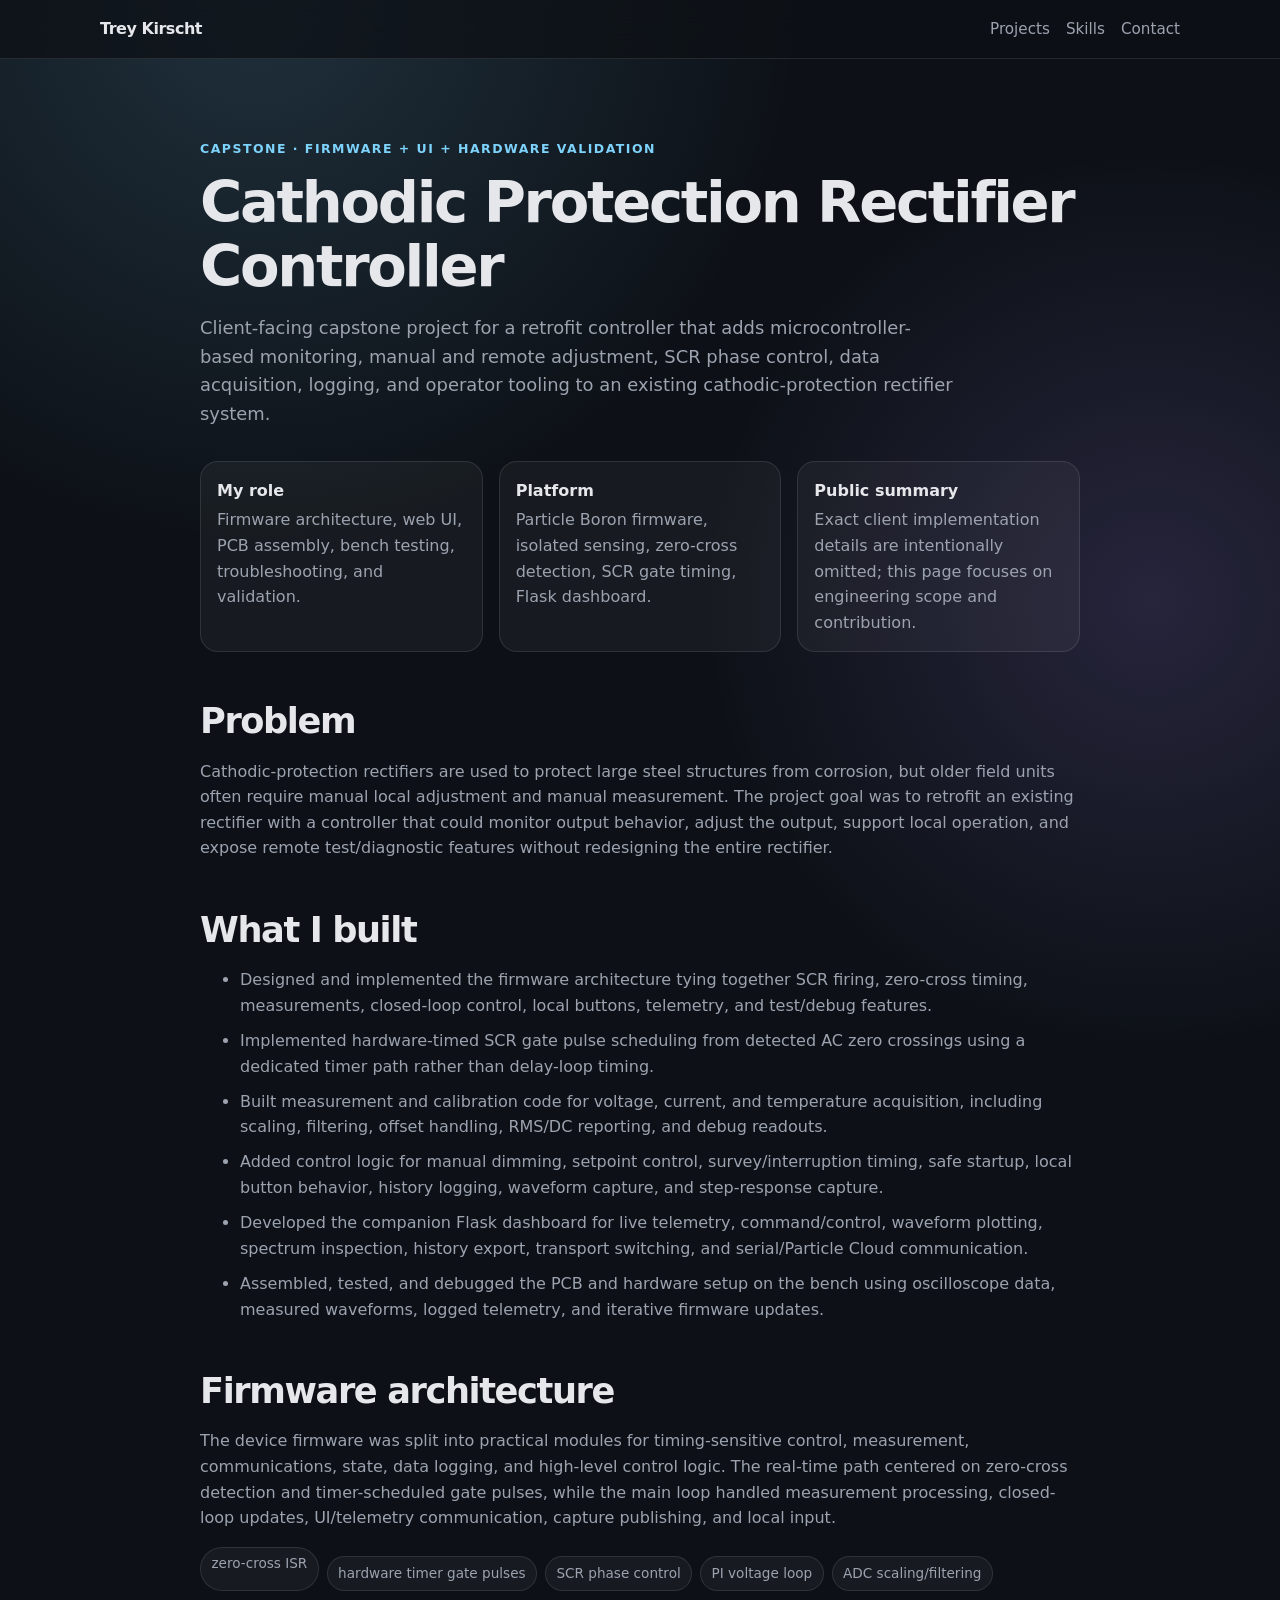
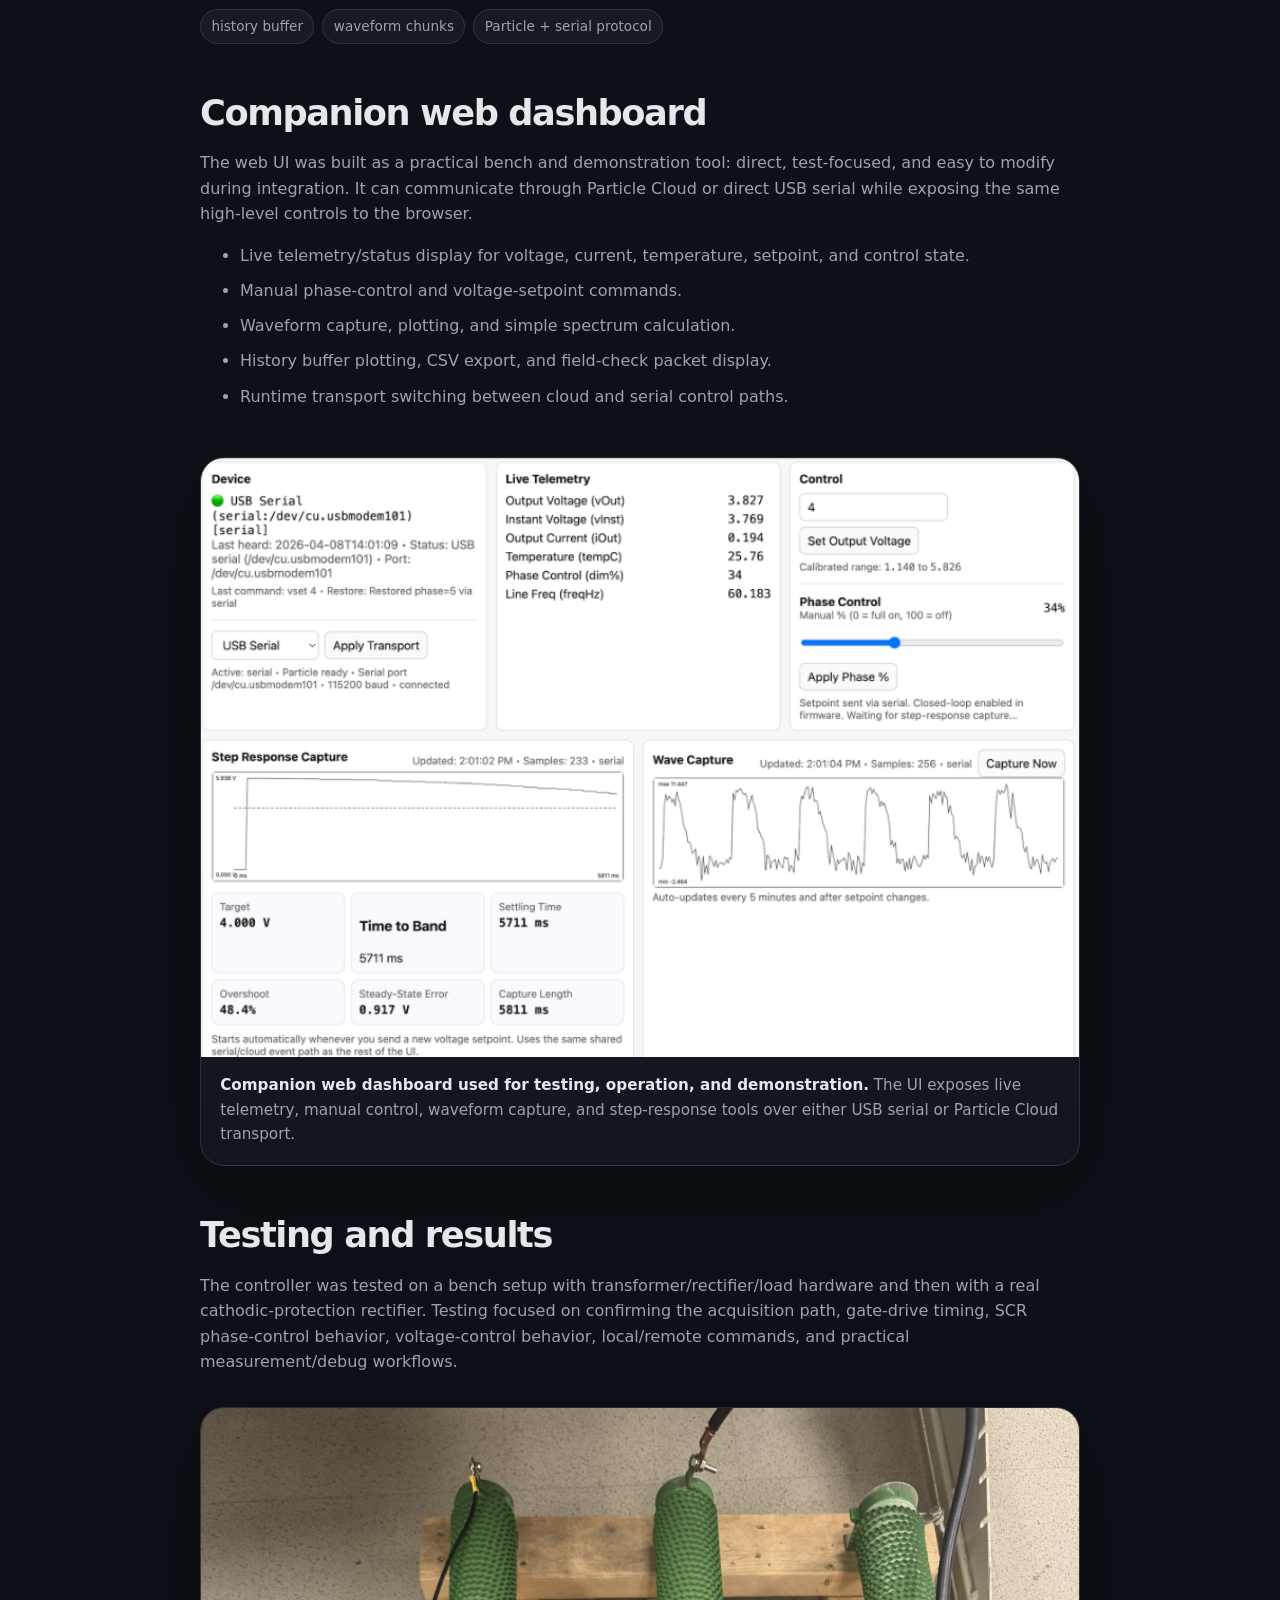
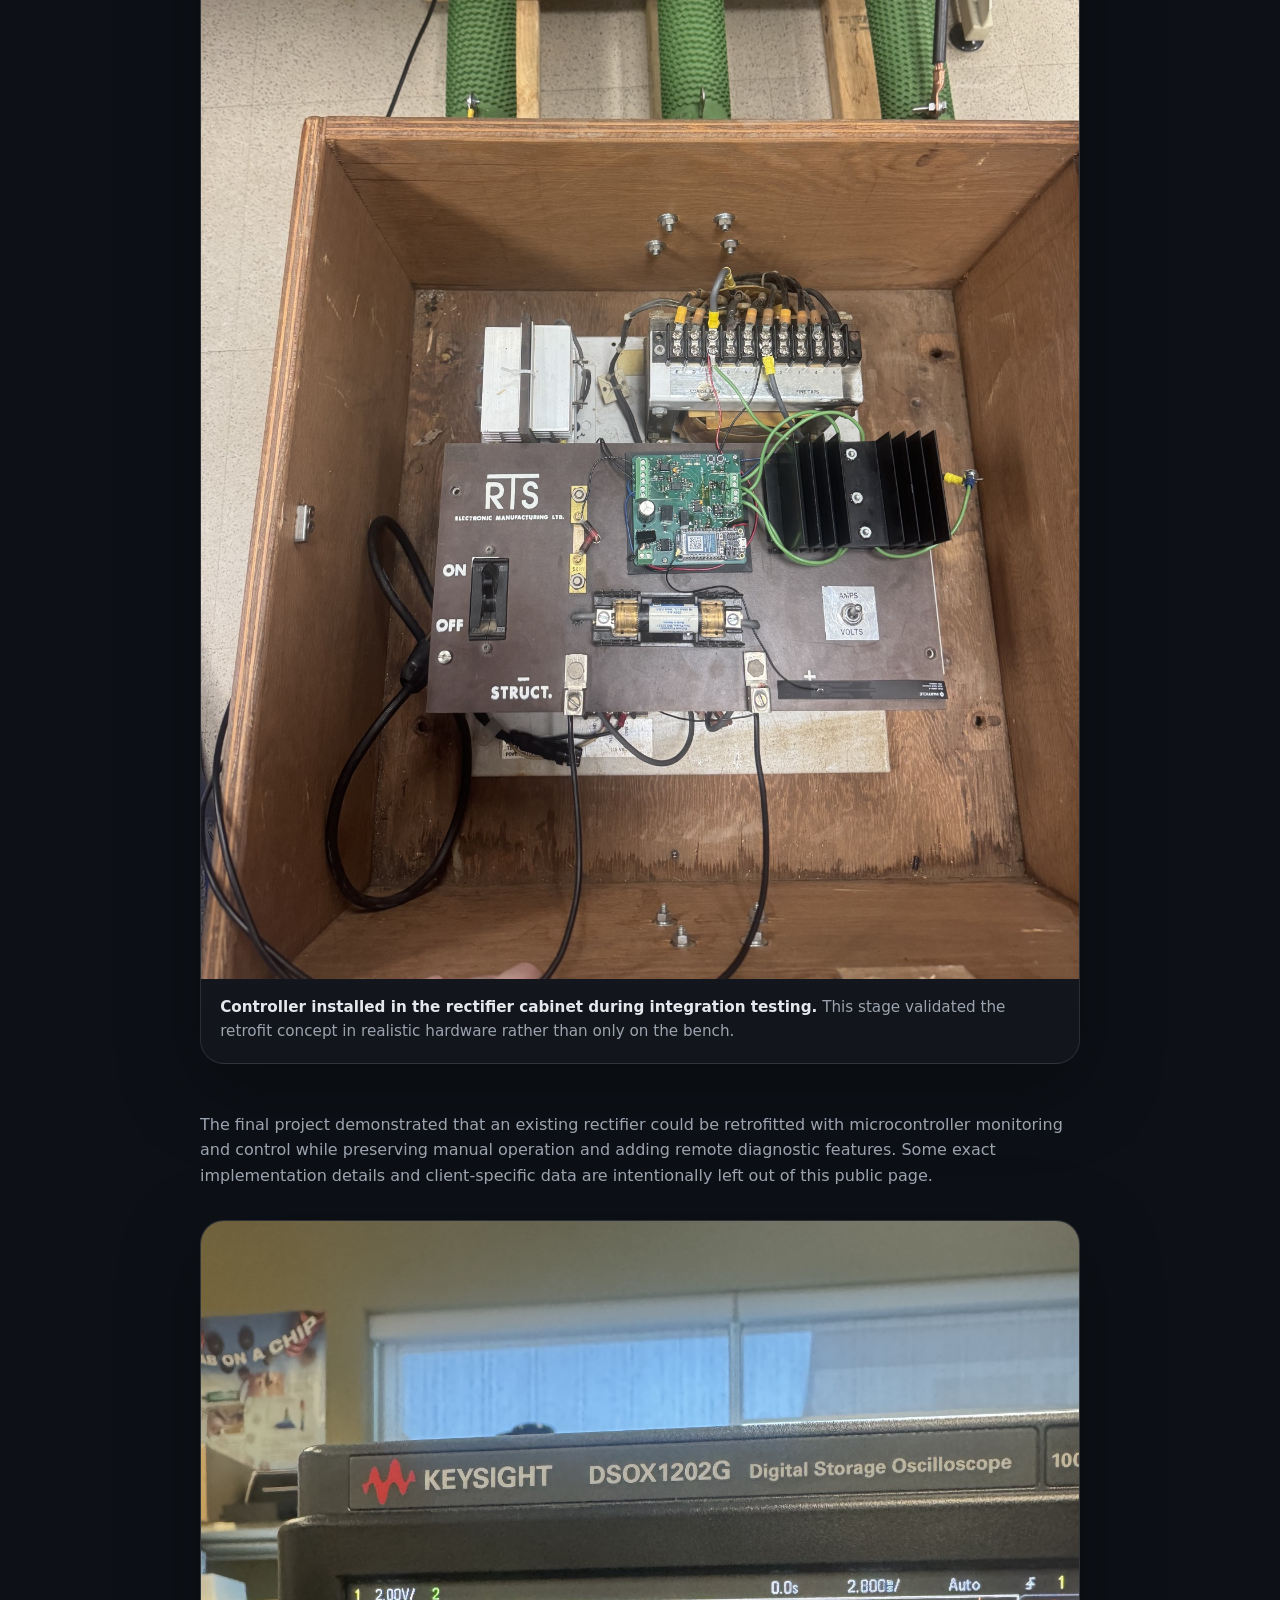
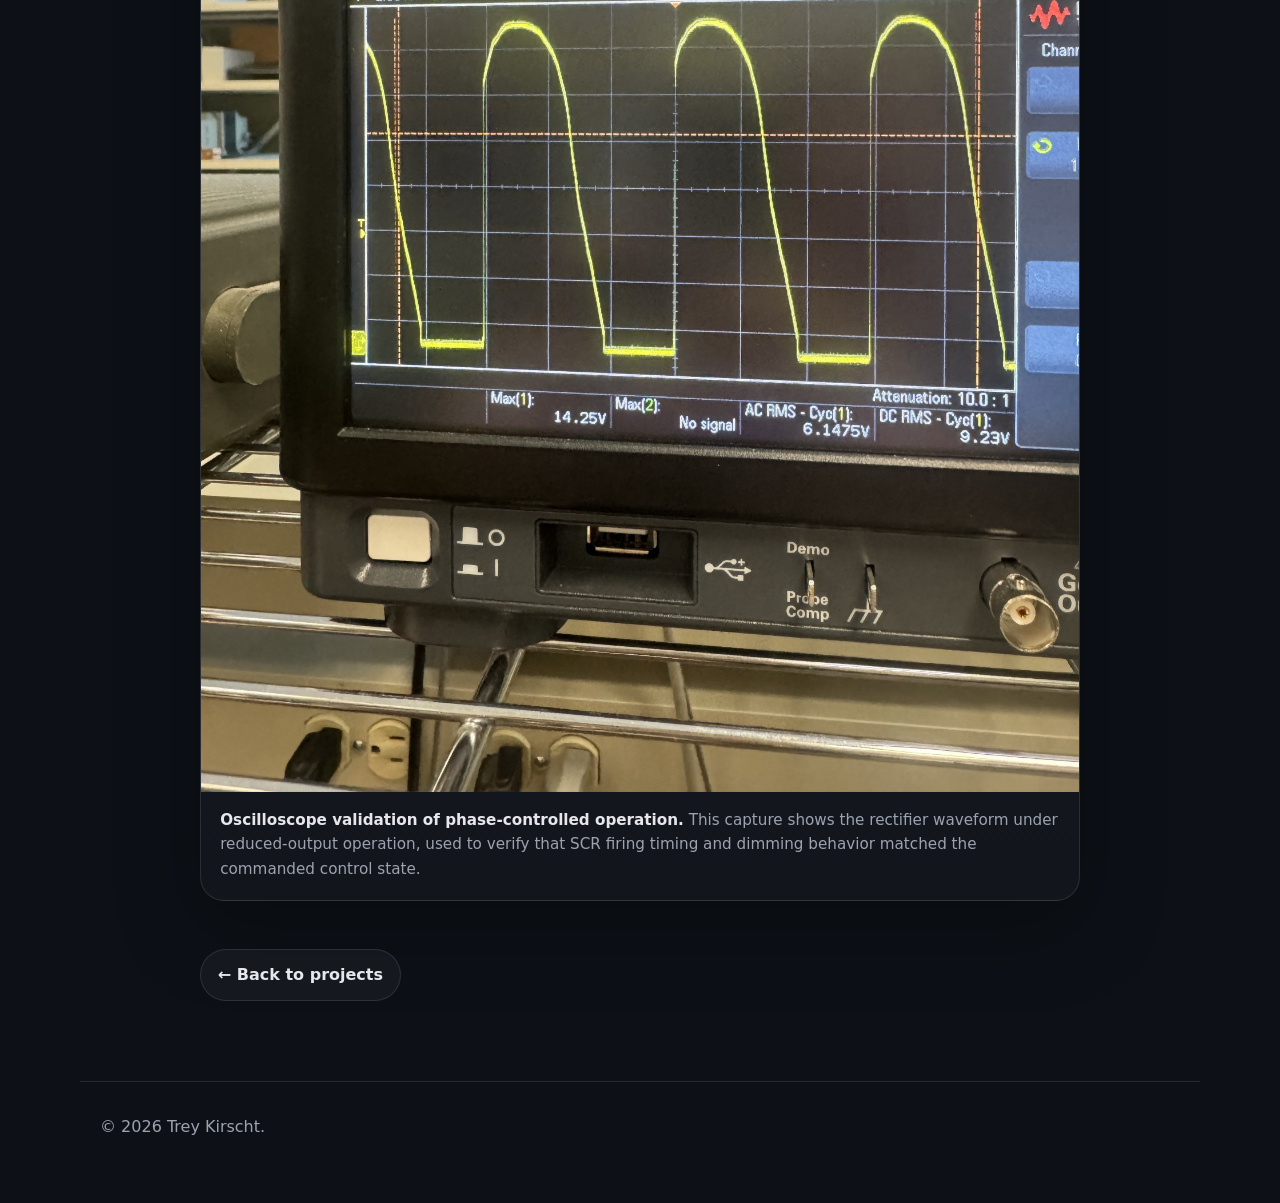
<file: projects/cathodic-rectifier-controller.html>
<!doctype html>
<html lang="en">
<head>
  <meta charset="utf-8">
  <meta name="viewport" content="width=device-width, initial-scale=1">
  <title>Cathodic Protection Rectifier Controller | Trey Kirscht</title>
  <link rel="stylesheet" href="../styles.css">
</head>

<body>
  <header class="site-header">
    <nav class="nav">
      <a class="brand" href="../index.html">Trey Kirscht</a>
      <div class="nav-links">
        <a href="../index.html#projects">Projects</a>
        <a href="../index.html#skills">Skills</a>
        <a href="../index.html#contact">Contact</a>
      </div>
    </nav>
  </header>

  <main class="section project-page">
    <p class="eyebrow">Capstone · firmware + UI + hardware validation</p>
    <h1>Cathodic Protection Rectifier Controller</h1>
    <p class="hero-text">
      Client-facing capstone project for a retrofit controller that adds microcontroller-based monitoring,
      manual and remote adjustment, SCR phase control, data acquisition, logging, and operator tooling to an
      existing cathodic-protection rectifier system.
    </p>

    <div class="project-meta">
      <div class="meta-box">
        <strong>My role</strong>
        <span>Firmware architecture, web UI, PCB assembly, bench testing, troubleshooting, and validation.</span>
      </div>
      <div class="meta-box">
        <strong>Platform</strong>
        <span>Particle Boron firmware, isolated sensing, zero-cross detection, SCR gate timing, Flask dashboard.</span>
      </div>
      <div class="meta-box">
        <strong>Public summary</strong>
        <span>Exact client implementation details are intentionally omitted; this page focuses on engineering scope and contribution.</span>
      </div>
    </div>

    <section class="content-block">
      <h2>Problem</h2>
      <p>
        Cathodic-protection rectifiers are used to protect large steel structures from corrosion, but
        older field units often require manual local adjustment and manual measurement. The project goal
        was to retrofit an existing rectifier with a controller that could monitor output behavior, adjust
        the output, support local operation, and expose remote test/diagnostic features without redesigning
        the entire rectifier.
      </p>
    </section>

    <section class="content-block">
      <h2>What I built</h2>
      <ul>
        <li>
          Designed and implemented the firmware architecture tying together SCR firing, zero-cross timing,
          measurements, closed-loop control, local buttons, telemetry, and test/debug features.
        </li>
        <li>
          Implemented hardware-timed SCR gate pulse scheduling from detected AC zero crossings using a
          dedicated timer path rather than delay-loop timing.
        </li>
        <li>
          Built measurement and calibration code for voltage, current, and temperature acquisition,
          including scaling, filtering, offset handling, RMS/DC reporting, and debug readouts.
        </li>
        <li>
          Added control logic for manual dimming, setpoint control, survey/interruption timing, safe startup,
          local button behavior, history logging, waveform capture, and step-response capture.
        </li>
        <li>
          Developed the companion Flask dashboard for live telemetry, command/control, waveform plotting,
          spectrum inspection, history export, transport switching, and serial/Particle Cloud communication.
        </li>
        <li>
          Assembled, tested, and debugged the PCB and hardware setup on the bench using oscilloscope data,
          measured waveforms, logged telemetry, and iterative firmware updates.
        </li>
      </ul>
    </section>

    <section class="content-block">
      <h2>Firmware architecture</h2>
      <p>
        The device firmware was split into practical modules for timing-sensitive control, measurement,
        communications, state, data logging, and high-level control logic. The real-time path centered on
        zero-cross detection and timer-scheduled gate pulses, while the main loop handled measurement
        processing, closed-loop updates, UI/telemetry communication, capture publishing, and local input.
      </p>
      <ul class="tag-list">
        <li>zero-cross ISR</li>
        <li>hardware timer gate pulses</li>
        <li>SCR phase control</li>
        <li>PI voltage loop</li>
        <li>ADC scaling/filtering</li>
        <li>history buffer</li>
        <li>waveform chunks</li>
        <li>Particle + serial protocol</li>
      </ul>
    </section>

    <section class="content-block">
      <h2>Companion web dashboard</h2>
      <p>
        The web UI was built as a practical bench and demonstration tool: direct, test-focused, and easy to
        modify during integration. It can communicate through Particle Cloud or direct USB serial while exposing
        the same high-level controls to the browser.
      </p>
      <ul>
        <li>Live telemetry/status display for voltage, current, temperature, setpoint, and control state.</li>
        <li>Manual phase-control and voltage-setpoint commands.</li>
        <li>Waveform capture, plotting, and simple spectrum calculation.</li>
        <li>History buffer plotting, CSV export, and field-check packet display.</li>
        <li>Runtime transport switching between cloud and serial control paths.</li>
      </ul>
    </section>

    <figure class="project-figure wide">
      <img src="../assets/capstone/capstone-web-ui.png" alt="Web dashboard for the cathodic protection rectifier controller showing telemetry, step response capture, and waveform capture views.">
      <figcaption>
        <strong>Companion web dashboard used for testing, operation, and demonstration.</strong>
        The UI exposes live telemetry, manual control, waveform capture, and step-response tools over either
        USB serial or Particle Cloud transport.
      </figcaption>
    </figure>

    <section class="content-block">
      <h2>Testing and results</h2>
      <p>
        The controller was tested on a bench setup with transformer/rectifier/load hardware and then with
        a real cathodic-protection rectifier. Testing focused on confirming the acquisition path, gate-drive
        timing, SCR phase-control behavior, voltage-control behavior, local/remote commands, and practical
        measurement/debug workflows.
      </p>

      <figure class="project-figure wide">
        <img src="../assets/capstone/capstone-rectifier-install.jpg" alt="Installed capstone controller inside a cathodic-protection rectifier cabinet.">
        <figcaption>
          <strong>Controller installed in the rectifier cabinet during integration testing.</strong>
          This stage validated the retrofit concept in realistic hardware rather than only on the bench.
        </figcaption>
      </figure>
      <p>
        The final project demonstrated that an existing rectifier could be retrofitted with microcontroller
        monitoring and control while preserving manual operation and adding remote diagnostic features.
        Some exact implementation details and client-specific data are intentionally left out of this public
        page.
      </p>

      <figure class="project-figure wide">
        <img src="../assets/capstone/capstone-scope-phase-dim.jpg" alt="Oscilloscope capture showing phase-controlled rectifier waveform at approximately 25 percent dimming.">
        <figcaption>
          <strong>Oscilloscope validation of phase-controlled operation.</strong>
          This capture shows the rectifier waveform under reduced-output operation, used to verify that SCR
          firing timing and dimming behavior matched the commanded control state.
        </figcaption>
      </figure>
    </section>

<a class="button" href="../index.html#projects">← Back to projects</a>
  </main>

  <footer class="footer">
    <p>© <span id="year"></span> Trey Kirscht.</p>
  </footer>

  <script>
    document.getElementById("year").textContent = new Date().getFullYear();
  </script>
</body>
</html>
</file>
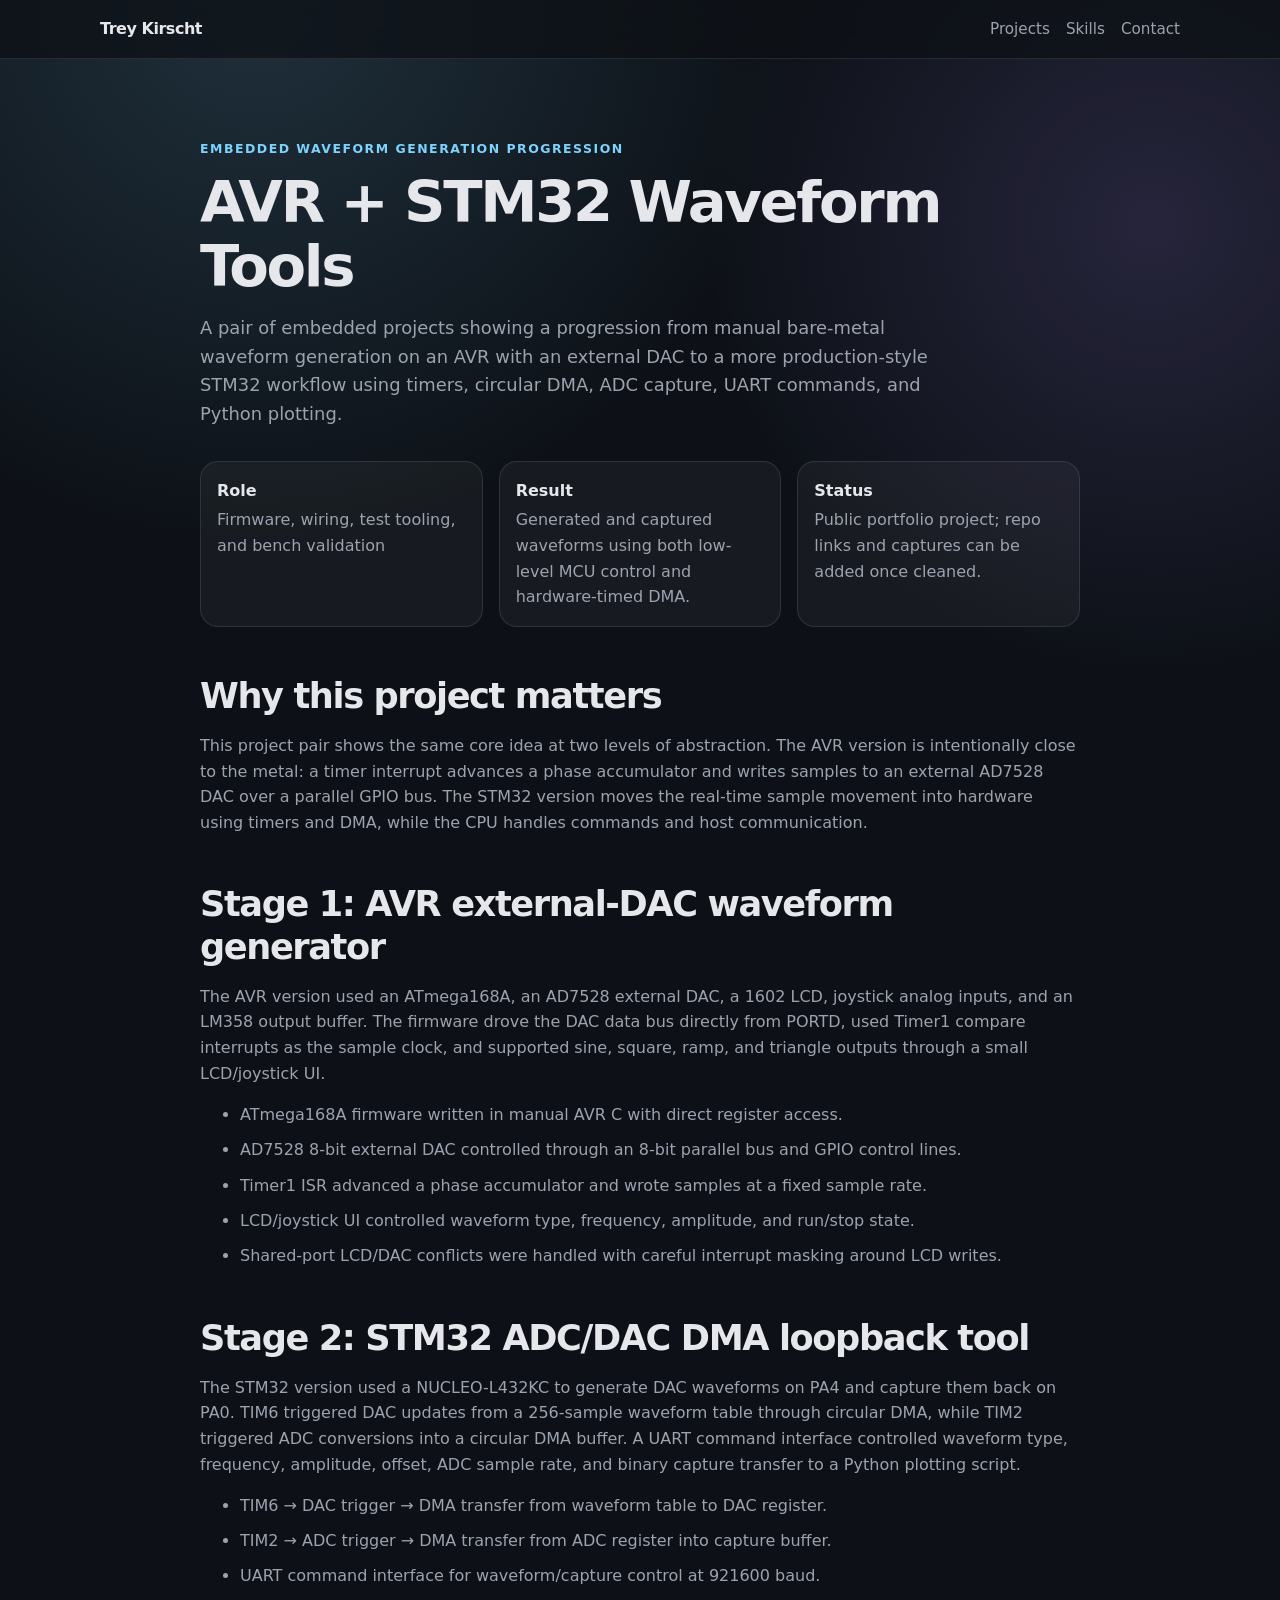
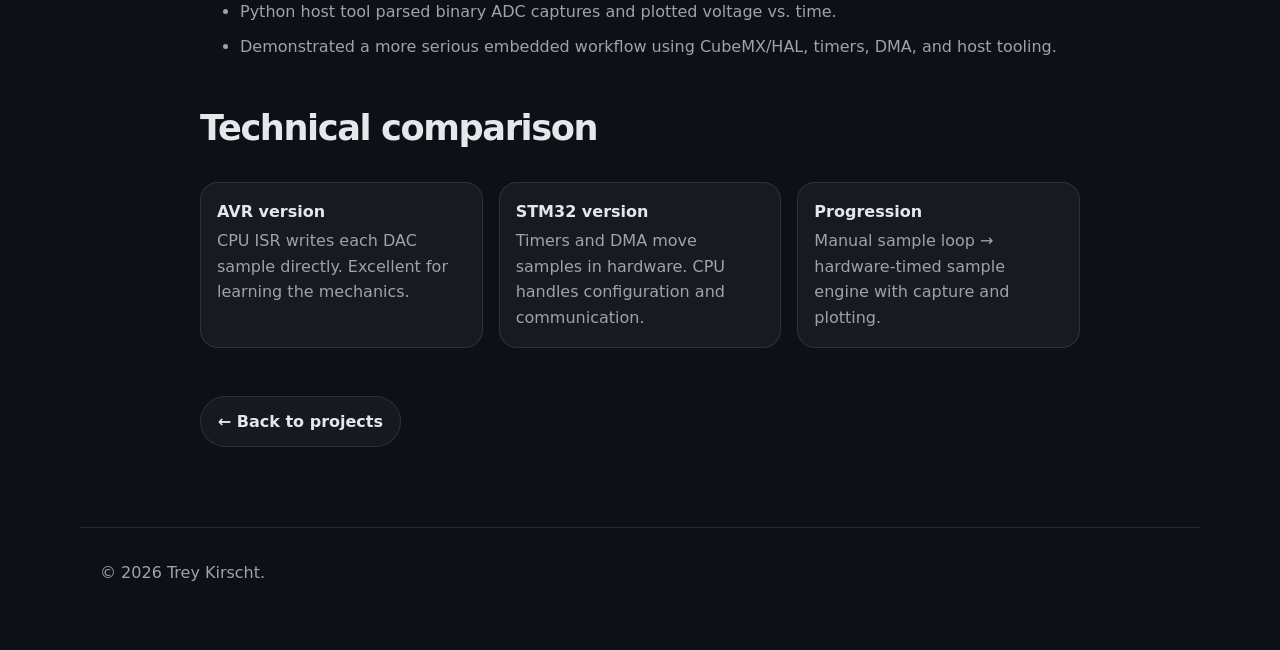
<file: projects/embedded-waveform-tools.html>
<!doctype html>
<html lang="en">
<head>
  <meta charset="utf-8">
  <meta name="viewport" content="width=device-width, initial-scale=1">
  <title>AVR + STM32 Waveform Tools | Trey Kirscht</title>
  <link rel="stylesheet" href="../styles.css">
</head>

<body>
  <header class="site-header">
    <nav class="nav">
      <a class="brand" href="../index.html">Trey Kirscht</a>
      <div class="nav-links">
        <a href="../index.html#projects">Projects</a>
        <a href="../index.html#skills">Skills</a>
        <a href="../index.html#contact">Contact</a>
      </div>
    </nav>
  </header>

  <main class="section project-page">
    <p class="eyebrow">Embedded waveform generation progression</p>
    <h1>AVR + STM32 Waveform Tools</h1>
    <p class="hero-text">
      A pair of embedded projects showing a progression from manual bare-metal waveform generation on
      an AVR with an external DAC to a more production-style STM32 workflow using timers, circular DMA,
      ADC capture, UART commands, and Python plotting.
    </p>

    <div class="project-meta">
      <div class="meta-box">
        <strong>Role</strong>
        <span>Firmware, wiring, test tooling, and bench validation</span>
      </div>
      <div class="meta-box">
        <strong>Result</strong>
        <span>Generated and captured waveforms using both low-level MCU control and hardware-timed DMA.</span>
      </div>
      <div class="meta-box">
        <strong>Status</strong>
        <span>Public portfolio project; repo links and captures can be added once cleaned.</span>
      </div>
    </div>

    <section class="content-block">
      <h2>Why this project matters</h2>
      <p>
        This project pair shows the same core idea at two levels of abstraction.
        The AVR version is intentionally close to the metal: a timer interrupt advances a phase
        accumulator and writes samples to an external AD7528 DAC over a parallel GPIO bus. The STM32
        version moves the real-time sample movement into hardware using timers and DMA, while the CPU
        handles commands and host communication.
      </p>
    </section>

    <section class="content-block">
      <h2>Stage 1: AVR external-DAC waveform generator</h2>
      <p>
        The AVR version used an ATmega168A, an AD7528 external DAC, a 1602 LCD, joystick analog inputs,
        and an LM358 output buffer. The firmware drove the DAC data bus directly from PORTD, used
        Timer1 compare interrupts as the sample clock, and supported sine, square, ramp, and triangle
        outputs through a small LCD/joystick UI.
      </p>
      <ul>
        <li>ATmega168A firmware written in manual AVR C with direct register access.</li>
        <li>AD7528 8-bit external DAC controlled through an 8-bit parallel bus and GPIO control lines.</li>
        <li>Timer1 ISR advanced a phase accumulator and wrote samples at a fixed sample rate.</li>
        <li>LCD/joystick UI controlled waveform type, frequency, amplitude, and run/stop state.</li>
        <li>Shared-port LCD/DAC conflicts were handled with careful interrupt masking around LCD writes.</li>
      </ul>
    </section>

    <section class="content-block">
      <h2>Stage 2: STM32 ADC/DAC DMA loopback tool</h2>
      <p>
        The STM32 version used a NUCLEO-L432KC to generate DAC waveforms on PA4 and capture them back
        on PA0. TIM6 triggered DAC updates from a 256-sample waveform table through circular DMA, while
        TIM2 triggered ADC conversions into a circular DMA buffer. A UART command interface controlled
        waveform type, frequency, amplitude, offset, ADC sample rate, and binary capture transfer to a
        Python plotting script.
      </p>
      <ul>
        <li>TIM6 → DAC trigger → DMA transfer from waveform table to DAC register.</li>
        <li>TIM2 → ADC trigger → DMA transfer from ADC register into capture buffer.</li>
        <li>UART command interface for waveform/capture control at 921600 baud.</li>
        <li>Python host tool parsed binary ADC captures and plotted voltage vs. time.</li>
        <li>Demonstrated a more serious embedded workflow using CubeMX/HAL, timers, DMA, and host tooling.</li>
      </ul>
    </section>

    <section class="content-block">
      <h2>Technical comparison</h2>
      <div class="project-meta">
        <div class="meta-box">
          <strong>AVR version</strong>
          <span>CPU ISR writes each DAC sample directly. Excellent for learning the mechanics.</span>
        </div>
        <div class="meta-box">
          <strong>STM32 version</strong>
          <span>Timers and DMA move samples in hardware. CPU handles configuration and communication.</span>
        </div>
        <div class="meta-box">
          <strong>Progression</strong>
          <span>Manual sample loop → hardware-timed sample engine with capture and plotting.</span>
        </div>
      </div>
    </section>

<a class="button" href="../index.html#projects">← Back to projects</a>
  </main>

  <footer class="footer">
    <p>© <span id="year"></span> Trey Kirscht.</p>
  </footer>

  <script>
    document.getElementById("year").textContent = new Date().getFullYear();
  </script>
</body>
</html>
</file>
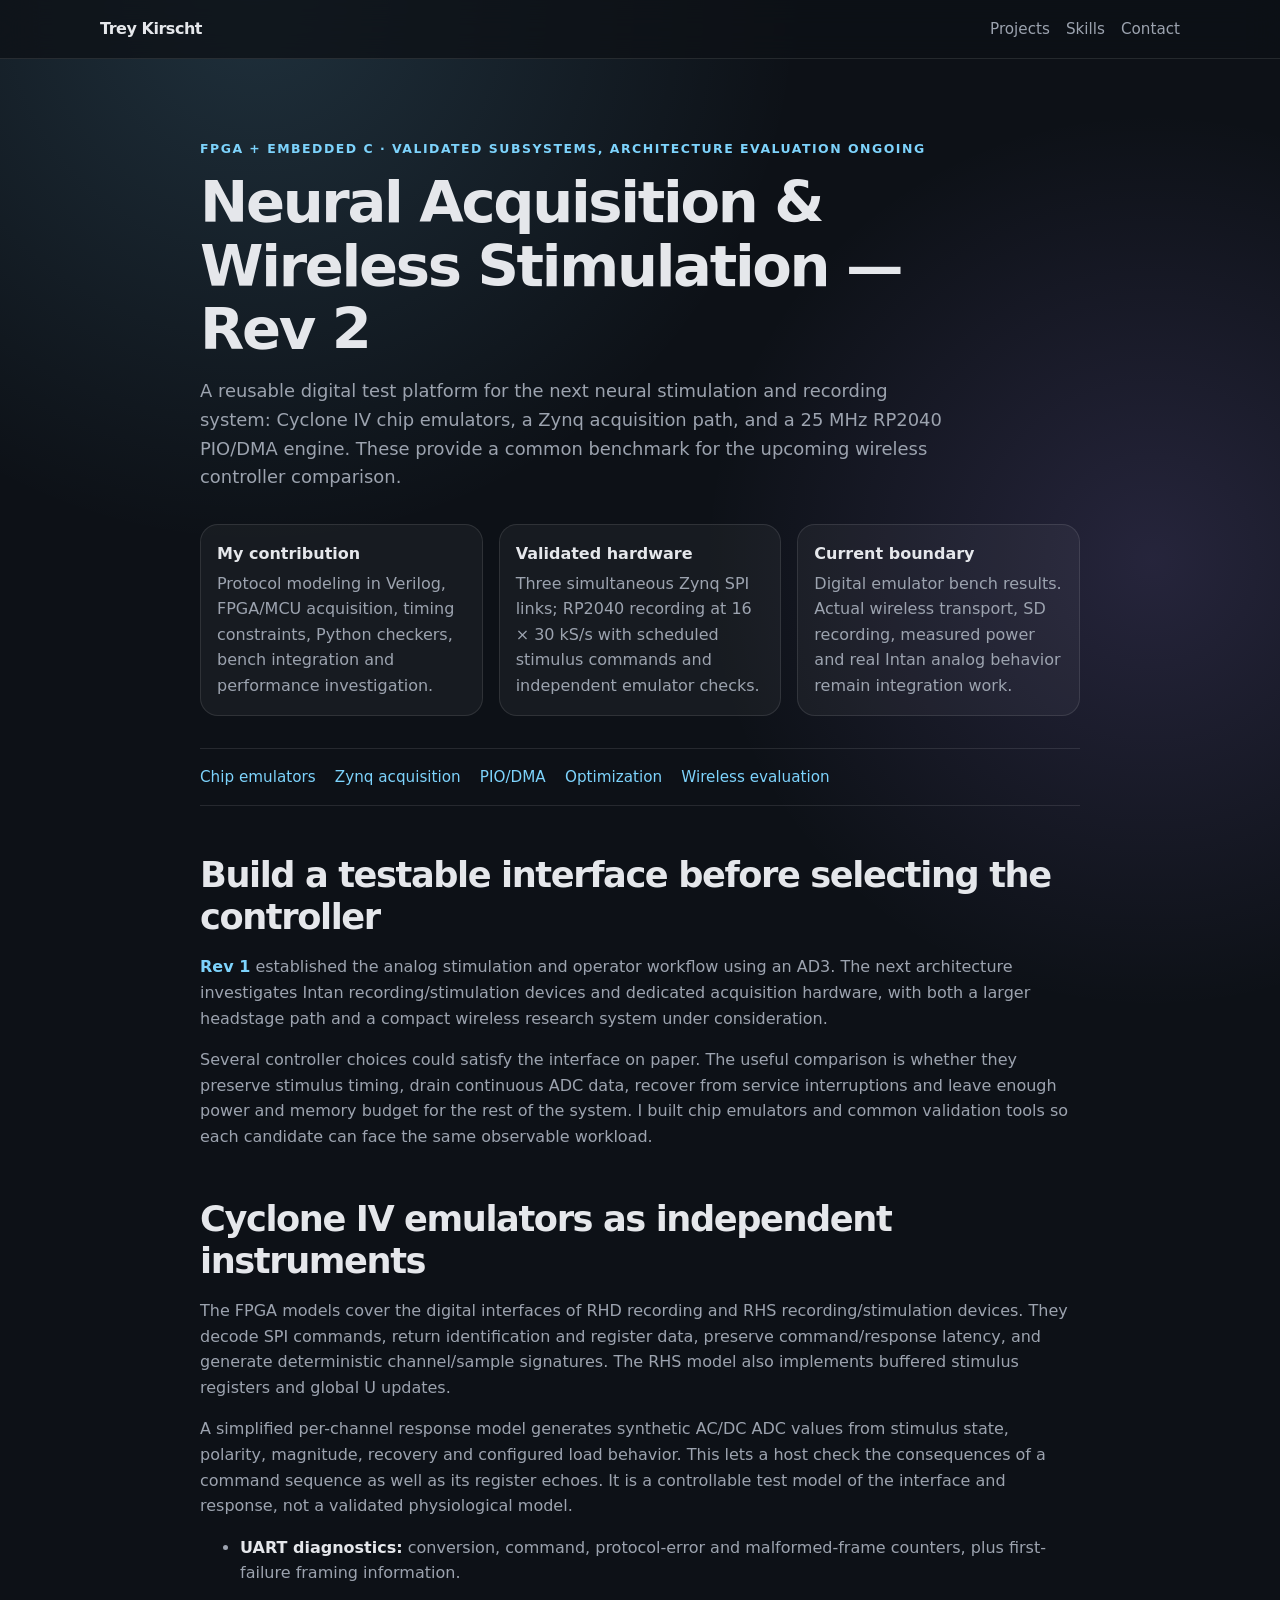
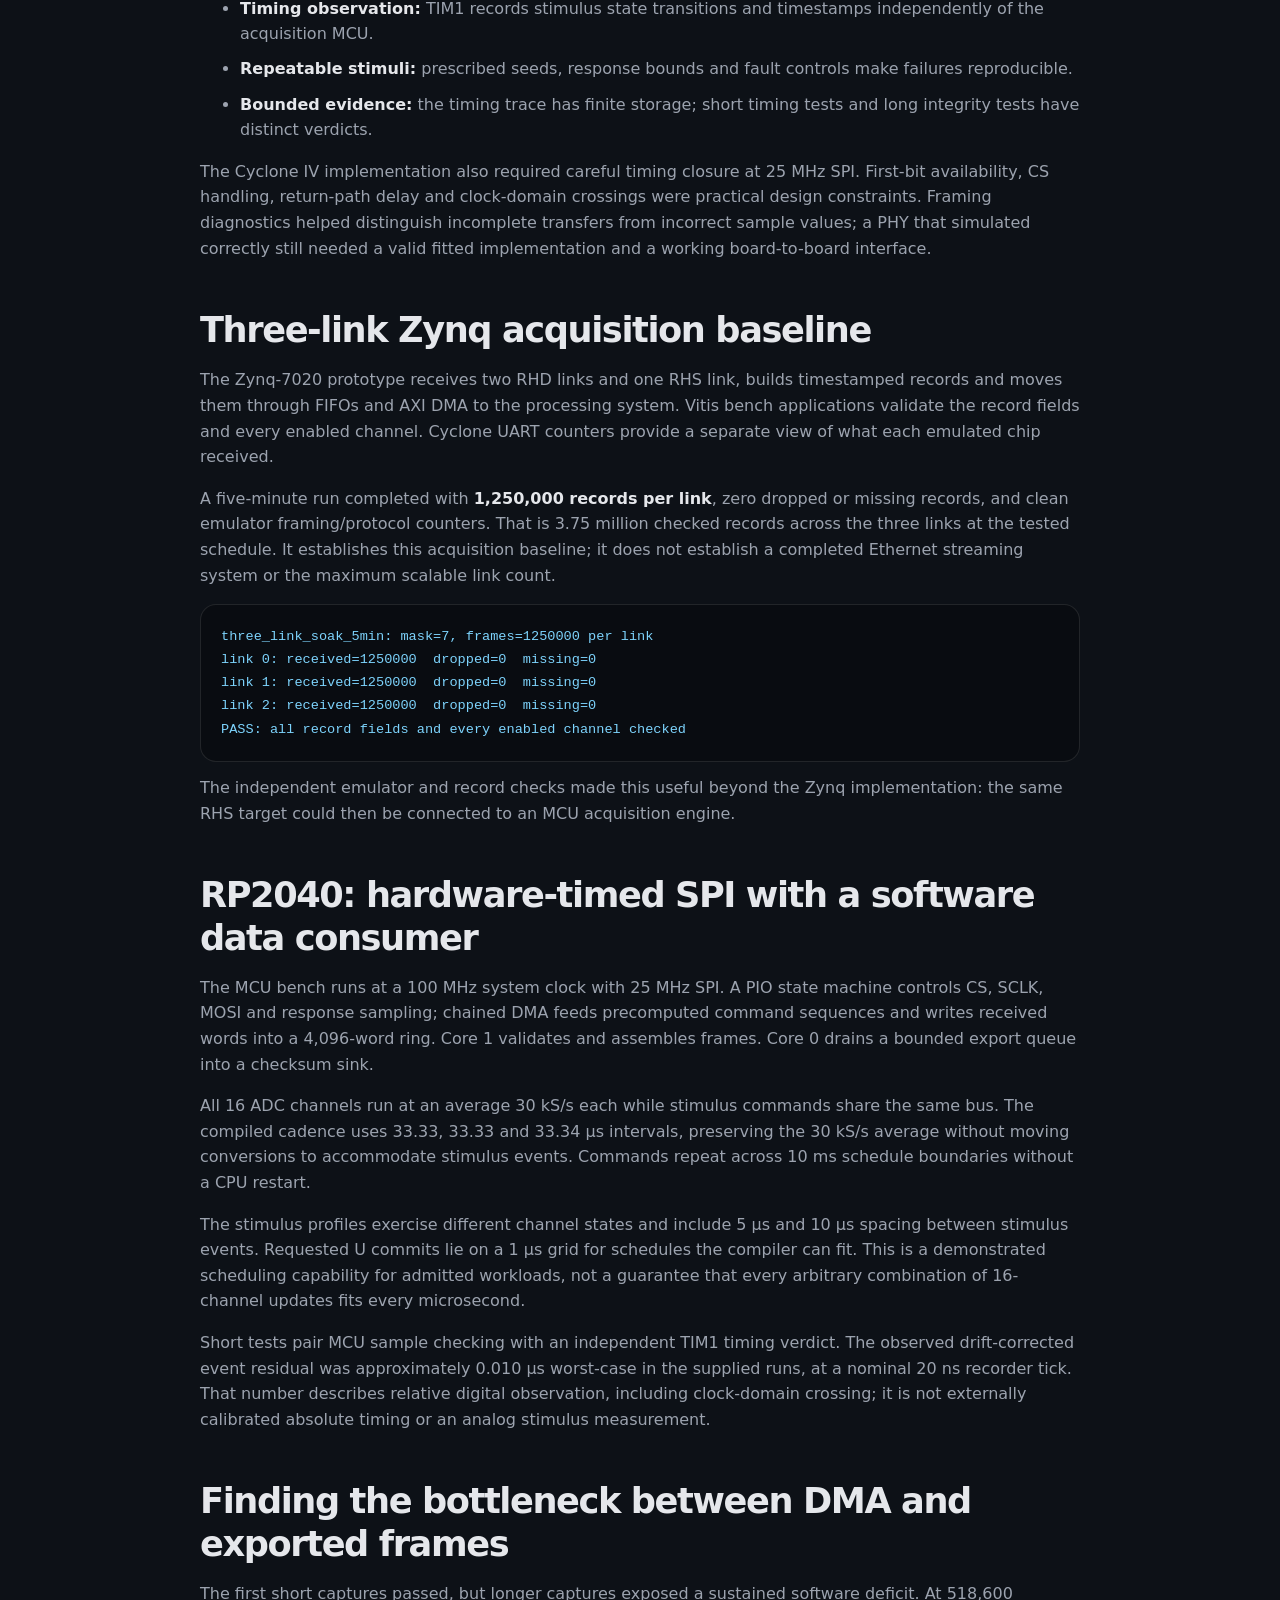
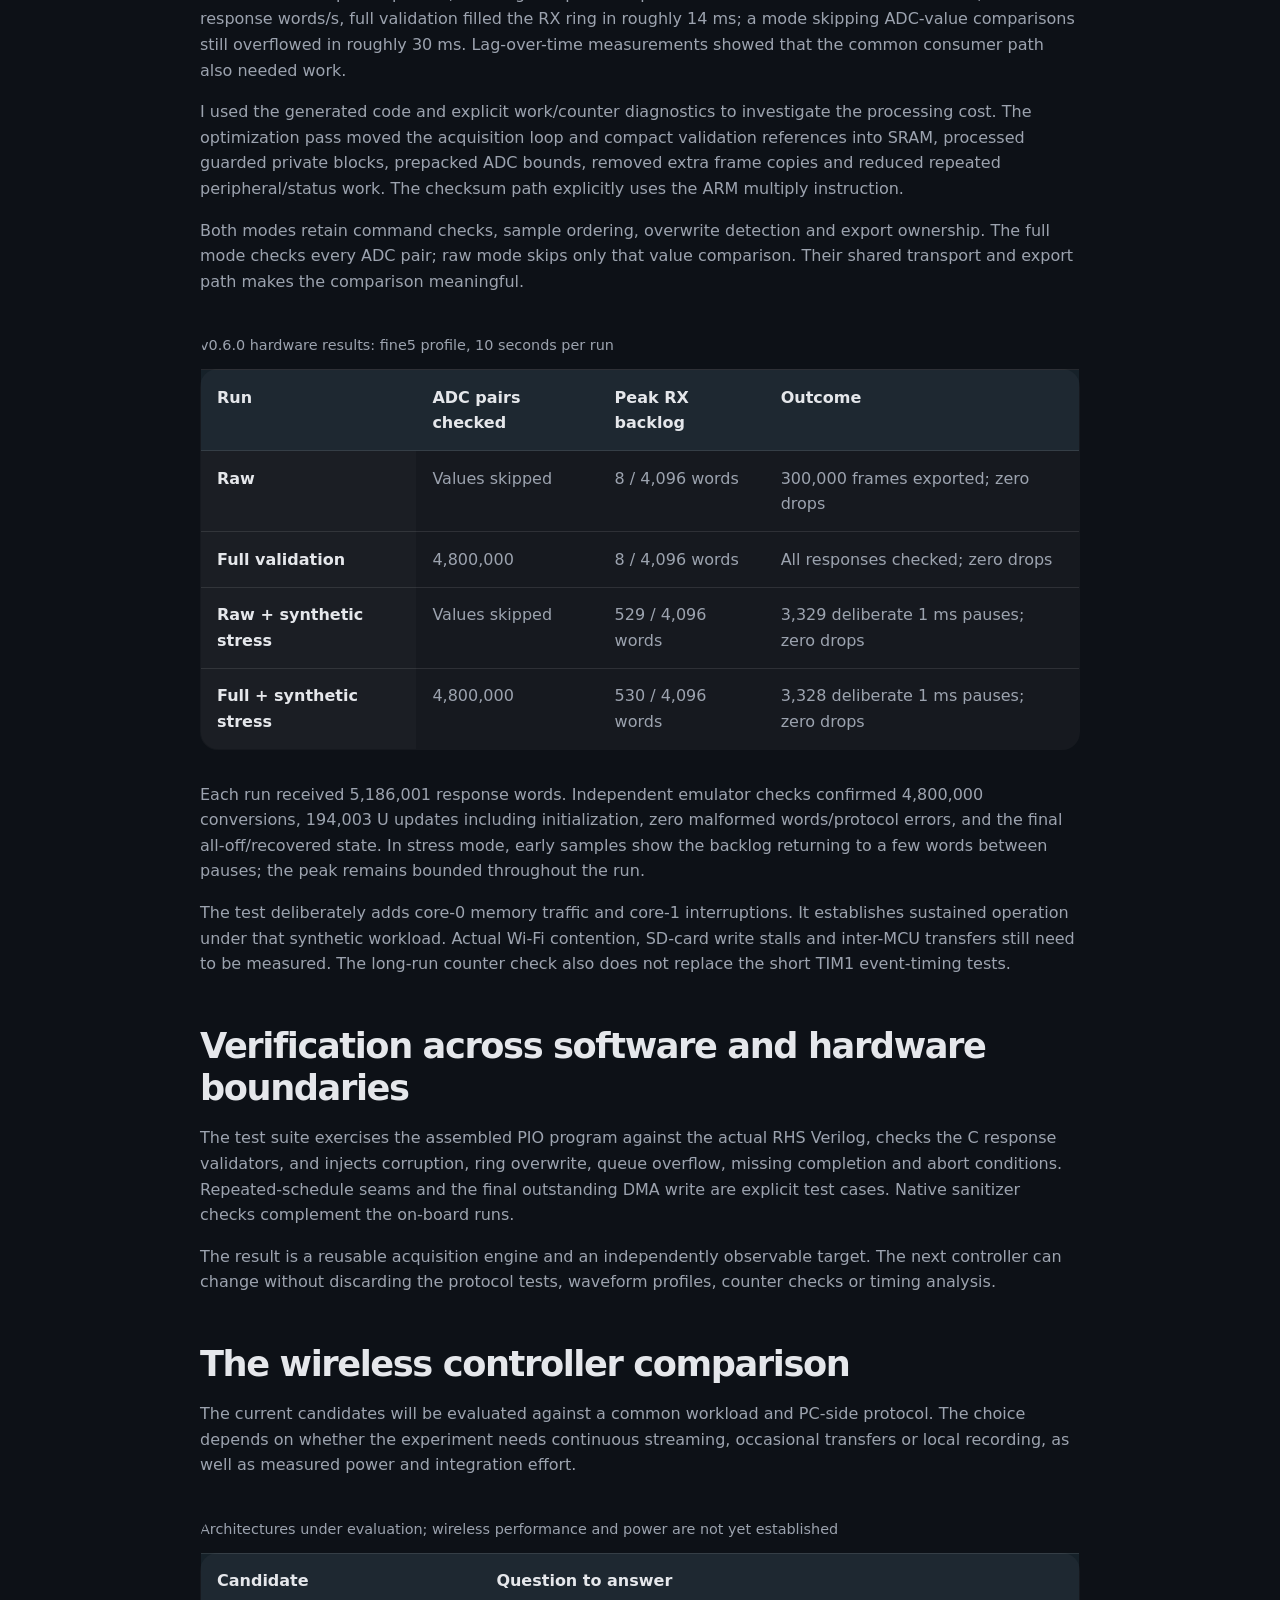
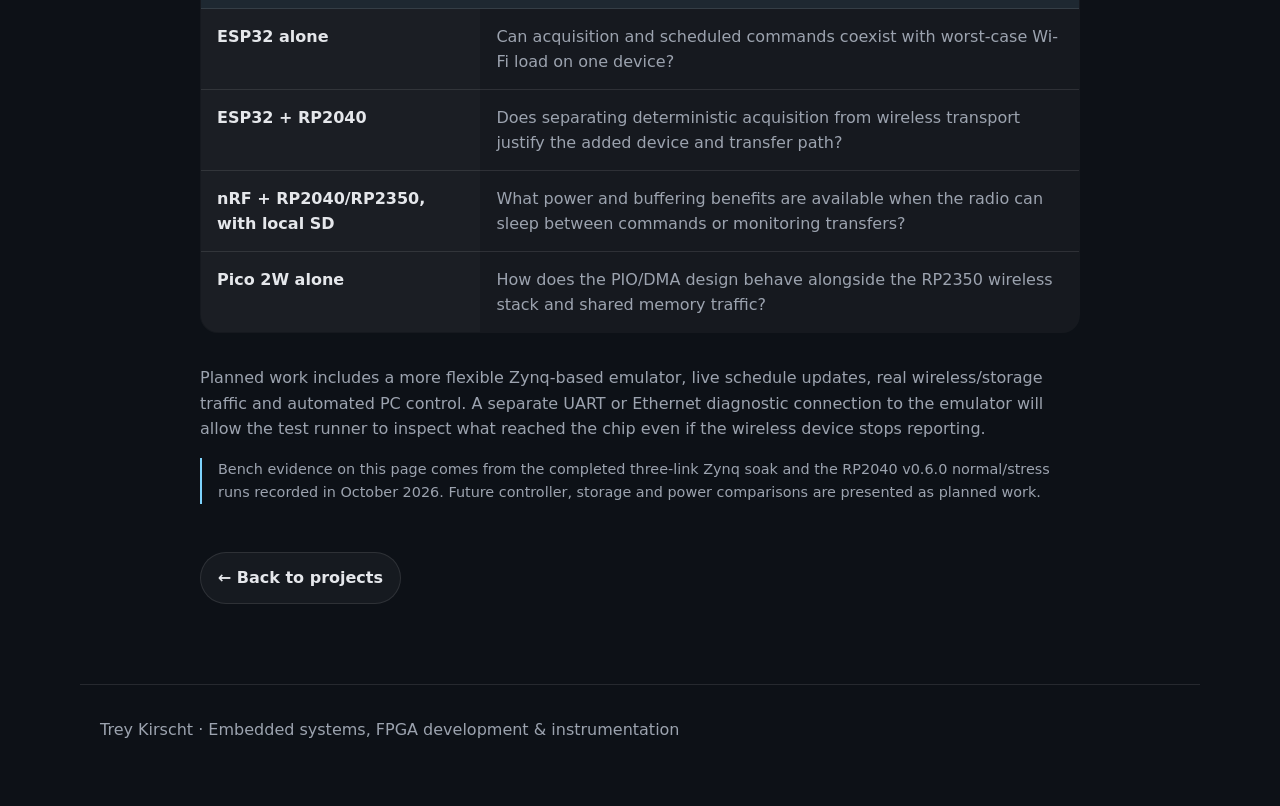
<file: projects/fpga-neural-acquisition.html>
<!doctype html>
<html lang="en">
<head>
  <meta charset="utf-8">
  <meta name="viewport" content="width=device-width, initial-scale=1">
  <title>Neural Acquisition &amp; Wireless Stimulation — Rev 2 | Trey Kirscht</title>
  <meta name="description" content="FPGA Intan chip emulators, a three-link Zynq acquisition bench, and optimized RP2040 PIO/DMA recording and stimulation ahead of a wireless controller comparison.">
  <link rel="stylesheet" href="../styles.css">
</head>
<body>
  <a class="skip-link" href="#main">Skip to content</a>
  <header class="site-header">
    <nav class="nav" aria-label="Main navigation">
      <a class="brand" href="../index.html">Trey Kirscht</a>
      <div class="nav-links">
        <a href="../index.html#projects">Projects</a>
        <a href="../index.html#skills">Skills</a>
        <a href="../index.html#contact">Contact</a>
      </div>
    </nav>
  </header>
  <main id="main" class="section project-page">
    <p class="eyebrow">FPGA + embedded C · Validated subsystems, architecture evaluation ongoing</p>
    <h1>Neural Acquisition &amp; Wireless Stimulation — Rev&nbsp;2</h1>
    <p class="hero-text">A reusable digital test platform for the next neural stimulation and recording system: Cyclone IV chip emulators, a Zynq acquisition path, and a 25 MHz RP2040 PIO/DMA engine. These provide a common benchmark for the upcoming wireless controller comparison.</p>
    <div class="project-meta">
      <div class="meta-box"><strong>My contribution</strong><span>Protocol modeling in Verilog, FPGA/MCU acquisition, timing constraints, Python checkers, bench integration and performance investigation.</span></div>
      <div class="meta-box"><strong>Validated hardware</strong><span>Three simultaneous Zynq SPI links; RP2040 recording at 16 × 30 kS/s with scheduled stimulus commands and independent emulator checks.</span></div>
      <div class="meta-box"><strong>Current boundary</strong><span>Digital emulator bench results. Actual wireless transport, SD recording, measured power and real Intan analog behavior remain integration work.</span></div>
    </div>
    <nav class="page-nav" aria-label="On this page">
      <a href="#emulator">Chip emulators</a><a href="#zynq">Zynq acquisition</a><a href="#pio">PIO/DMA</a>
      <a href="#optimization">Optimization</a><a href="#wireless">Wireless evaluation</a>
    </nav>
    <section class="content-block">
      <h2>Build a testable interface before selecting the controller</h2>
      <p><a class="text-link" href="stimulator-platform.html">Rev 1</a> established the analog stimulation and operator workflow using an AD3. The next architecture investigates Intan recording/stimulation devices and dedicated acquisition hardware, with both a larger headstage path and a compact wireless research system under consideration.</p>
      <p>Several controller choices could satisfy the interface on paper. The useful comparison is whether they preserve stimulus timing, drain continuous ADC data, recover from service interruptions and leave enough power and memory budget for the rest of the system. I built chip emulators and common validation tools so each candidate can face the same observable workload.</p>
    </section>

    <section id="emulator" class="content-block">
      <h2>Cyclone IV emulators as independent instruments</h2>
      <p>The FPGA models cover the digital interfaces of RHD recording and RHS recording/stimulation devices. They decode SPI commands, return identification and register data, preserve command/response latency, and generate deterministic channel/sample signatures. The RHS model also implements buffered stimulus registers and global U updates.</p>
      <p>A simplified per-channel response model generates synthetic AC/DC ADC values from stimulus state, polarity, magnitude, recovery and configured load behavior. This lets a host check the consequences of a command sequence as well as its register echoes. It is a controllable test model of the interface and response, not a validated physiological model.</p>
      <ul>
        <li><strong>UART diagnostics:</strong> conversion, command, protocol-error and malformed-frame counters, plus first-failure framing information.</li>
        <li><strong>Timing observation:</strong> TIM1 records stimulus state transitions and timestamps independently of the acquisition MCU.</li>
        <li><strong>Repeatable stimuli:</strong> prescribed seeds, response bounds and fault controls make failures reproducible.</li>
        <li><strong>Bounded evidence:</strong> the timing trace has finite storage; short timing tests and long integrity tests have distinct verdicts.</li>
      </ul>
      <p>The Cyclone IV implementation also required careful timing closure at 25 MHz SPI. First-bit availability, CS handling, return-path delay and clock-domain crossings were practical design constraints. Framing diagnostics helped distinguish incomplete transfers from incorrect sample values; a PHY that simulated correctly still needed a valid fitted implementation and a working board-to-board interface.</p>
    </section>

    <section id="zynq" class="content-block">
      <h2>Three-link Zynq acquisition baseline</h2>
      <p>The Zynq-7020 prototype receives two RHD links and one RHS link, builds timestamped records and moves them through FIFOs and AXI DMA to the processing system. Vitis bench applications validate the record fields and every enabled channel. Cyclone UART counters provide a separate view of what each emulated chip received.</p>
      <p>A five-minute run completed with <strong>1,250,000 records per link</strong>, zero dropped or missing records, and clean emulator framing/protocol counters. That is 3.75 million checked records across the three links at the tested schedule. It establishes this acquisition baseline; it does not establish a completed Ethernet streaming system or the maximum scalable link count.</p>
      <pre class="evidence-log" aria-label="Summary of the five-minute three-link bench result"><code>three_link_soak_5min: mask=7, frames=1250000 per link
link 0: received=1250000  dropped=0  missing=0
link 1: received=1250000  dropped=0  missing=0
link 2: received=1250000  dropped=0  missing=0
PASS: all record fields and every enabled channel checked</code></pre>
      <p>The independent emulator and record checks made this useful beyond the Zynq implementation: the same RHS target could then be connected to an MCU acquisition engine.</p>
    </section>

    <section id="pio" class="content-block">
      <h2>RP2040: hardware-timed SPI with a software data consumer</h2>
      <p>The MCU bench runs at a 100 MHz system clock with 25 MHz SPI. A PIO state machine controls CS, SCLK, MOSI and response sampling; chained DMA feeds precomputed command sequences and writes received words into a 4,096-word ring. Core 1 validates and assembles frames. Core 0 drains a bounded export queue into a checksum sink.</p>
      <p>All 16 ADC channels run at an average 30 kS/s each while stimulus commands share the same bus. The compiled cadence uses 33.33, 33.33 and 33.34 µs intervals, preserving the 30 kS/s average without moving conversions to accommodate stimulus events. Commands repeat across 10 ms schedule boundaries without a CPU restart.</p>
      <p>The stimulus profiles exercise different channel states and include 5 µs and 10 µs spacing between stimulus events. Requested U commits lie on a 1 µs grid for schedules the compiler can fit. This is a demonstrated scheduling capability for admitted workloads, not a guarantee that every arbitrary combination of 16-channel updates fits every microsecond.</p>
      <p>Short tests pair MCU sample checking with an independent TIM1 timing verdict. The observed drift-corrected event residual was approximately 0.010 µs worst-case in the supplied runs, at a nominal 20 ns recorder tick. That number describes relative digital observation, including clock-domain crossing; it is not externally calibrated absolute timing or an analog stimulus measurement.</p>
    </section>

    <section id="optimization" class="content-block">
      <h2>Finding the bottleneck between DMA and exported frames</h2>
      <p>The first short captures passed, but longer captures exposed a sustained software deficit. At 518,600 response words/s, full validation filled the RX ring in roughly 14 ms; a mode skipping ADC-value comparisons still overflowed in roughly 30 ms. Lag-over-time measurements showed that the common consumer path also needed work.</p>
      <p>I used the generated code and explicit work/counter diagnostics to investigate the processing cost. The optimization pass moved the acquisition loop and compact validation references into SRAM, processed guarded private blocks, prepacked ADC bounds, removed extra frame copies and reduced repeated peripheral/status work. The checksum path explicitly uses the ARM multiply instruction.</p>
      <p>Both modes retain command checks, sample ordering, overwrite detection and export ownership. The full mode checks every ADC pair; raw mode skips only that value comparison. Their shared transport and export path makes the comparison meaningful.</p>
      <div class="table-scroll" role="region" aria-label="RP2040 measured buffer results" tabindex="0">
        <table class="validation-table">
          <caption>v0.6.0 hardware results: fine5 profile, 10 seconds per run</caption>
          <thead><tr><th scope="col">Run</th><th scope="col">ADC pairs checked</th><th scope="col">Peak RX backlog</th><th scope="col">Outcome</th></tr></thead>
          <tbody>
            <tr><th scope="row">Raw</th><td>Values skipped</td><td>8 / 4,096 words</td><td>300,000 frames exported; zero drops</td></tr>
            <tr><th scope="row">Full validation</th><td>4,800,000</td><td>8 / 4,096 words</td><td>All responses checked; zero drops</td></tr>
            <tr><th scope="row">Raw + synthetic stress</th><td>Values skipped</td><td>529 / 4,096 words</td><td>3,329 deliberate 1 ms pauses; zero drops</td></tr>
            <tr><th scope="row">Full + synthetic stress</th><td>4,800,000</td><td>530 / 4,096 words</td><td>3,328 deliberate 1 ms pauses; zero drops</td></tr>
          </tbody>
        </table>
      </div>
      <p>Each run received 5,186,001 response words. Independent emulator checks confirmed 4,800,000 conversions, 194,003 U updates including initialization, zero malformed words/protocol errors, and the final all-off/recovered state. In stress mode, early samples show the backlog returning to a few words between pauses; the peak remains bounded throughout the run.</p>
      <p>The test deliberately adds core-0 memory traffic and core-1 interruptions. It establishes sustained operation under that synthetic workload. Actual Wi-Fi contention, SD-card write stalls and inter-MCU transfers still need to be measured. The long-run counter check also does not replace the short TIM1 event-timing tests.</p>
    </section>

    <section class="content-block">
      <h2>Verification across software and hardware boundaries</h2>
      <p>The test suite exercises the assembled PIO program against the actual RHS Verilog, checks the C response validators, and injects corruption, ring overwrite, queue overflow, missing completion and abort conditions. Repeated-schedule seams and the final outstanding DMA write are explicit test cases. Native sanitizer checks complement the on-board runs.</p>
      <p>The result is a reusable acquisition engine and an independently observable target. The next controller can change without discarding the protocol tests, waveform profiles, counter checks or timing analysis.</p>
    </section>

    <section id="wireless" class="content-block">
      <h2>The wireless controller comparison</h2>
      <p>The current candidates will be evaluated against a common workload and PC-side protocol. The choice depends on whether the experiment needs continuous streaming, occasional transfers or local recording, as well as measured power and integration effort.</p>
      <div class="table-scroll" role="region" aria-label="Planned wireless architecture candidates" tabindex="0">
        <table class="validation-table">
          <caption>Architectures under evaluation; wireless performance and power are not yet established</caption>
          <thead><tr><th scope="col">Candidate</th><th scope="col">Question to answer</th></tr></thead>
          <tbody>
            <tr><th scope="row">ESP32 alone</th><td>Can acquisition and scheduled commands coexist with worst-case Wi-Fi load on one device?</td></tr>
            <tr><th scope="row">ESP32 + RP2040</th><td>Does separating deterministic acquisition from wireless transport justify the added device and transfer path?</td></tr>
            <tr><th scope="row">nRF + RP2040/RP2350, with local SD</th><td>What power and buffering benefits are available when the radio can sleep between commands or monitoring transfers?</td></tr>
            <tr><th scope="row">Pico 2W alone</th><td>How does the PIO/DMA design behave alongside the RP2350 wireless stack and shared memory traffic?</td></tr>
          </tbody>
        </table>
      </div>
      <p>Planned work includes a more flexible Zynq-based emulator, live schedule updates, real wireless/storage traffic and automated PC control. A separate UART or Ethernet diagnostic connection to the emulator will allow the test runner to inspect what reached the chip even if the wireless device stops reporting.</p>
      <p class="source-note">Bench evidence on this page comes from the completed three-link Zynq soak and the RP2040 v0.6.0 normal/stress runs recorded in October 2026. Future controller, storage and power comparisons are presented as planned work.</p>
    </section>
    <div class="button-row"><a class="button" href="../index.html#projects">← Back to projects</a></div>
  </main>
  <footer class="footer"><p>Trey Kirscht · Embedded systems, FPGA development &amp; instrumentation</p></footer>
</body>
</html>
</file>
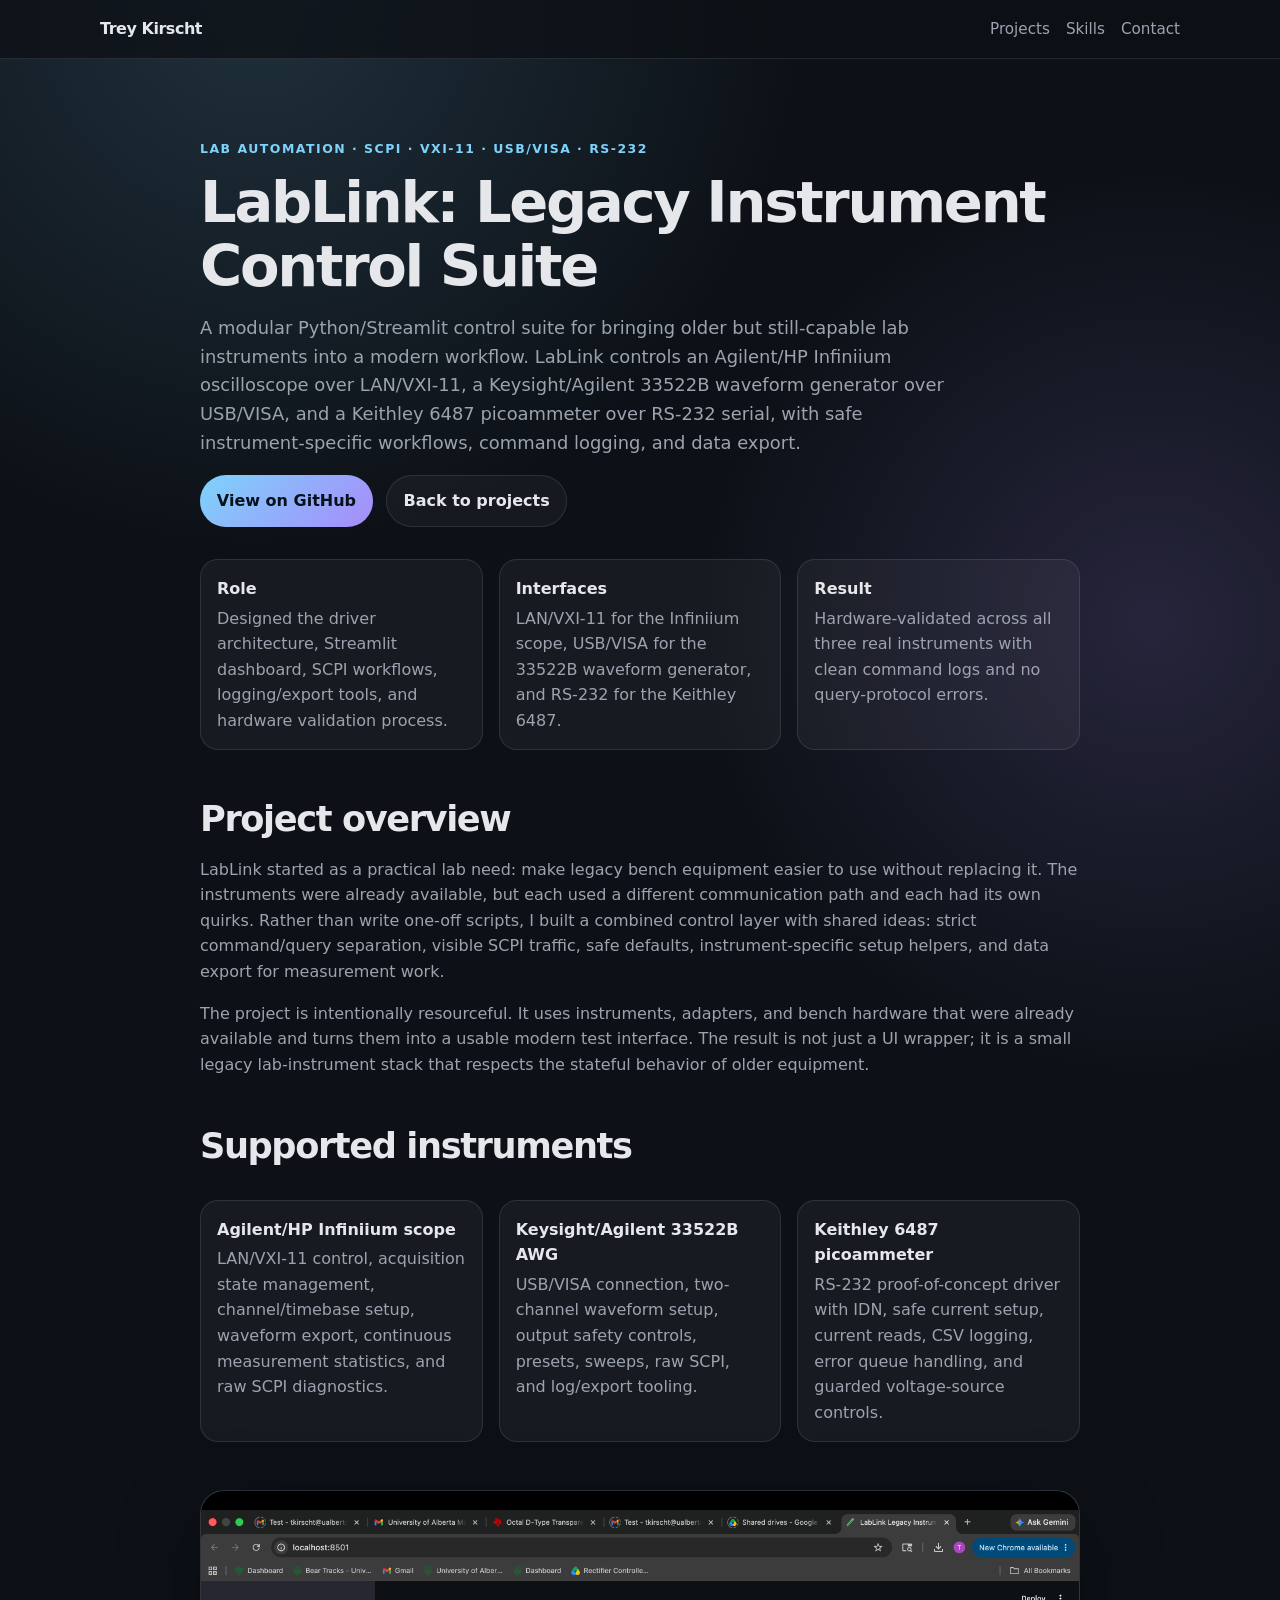
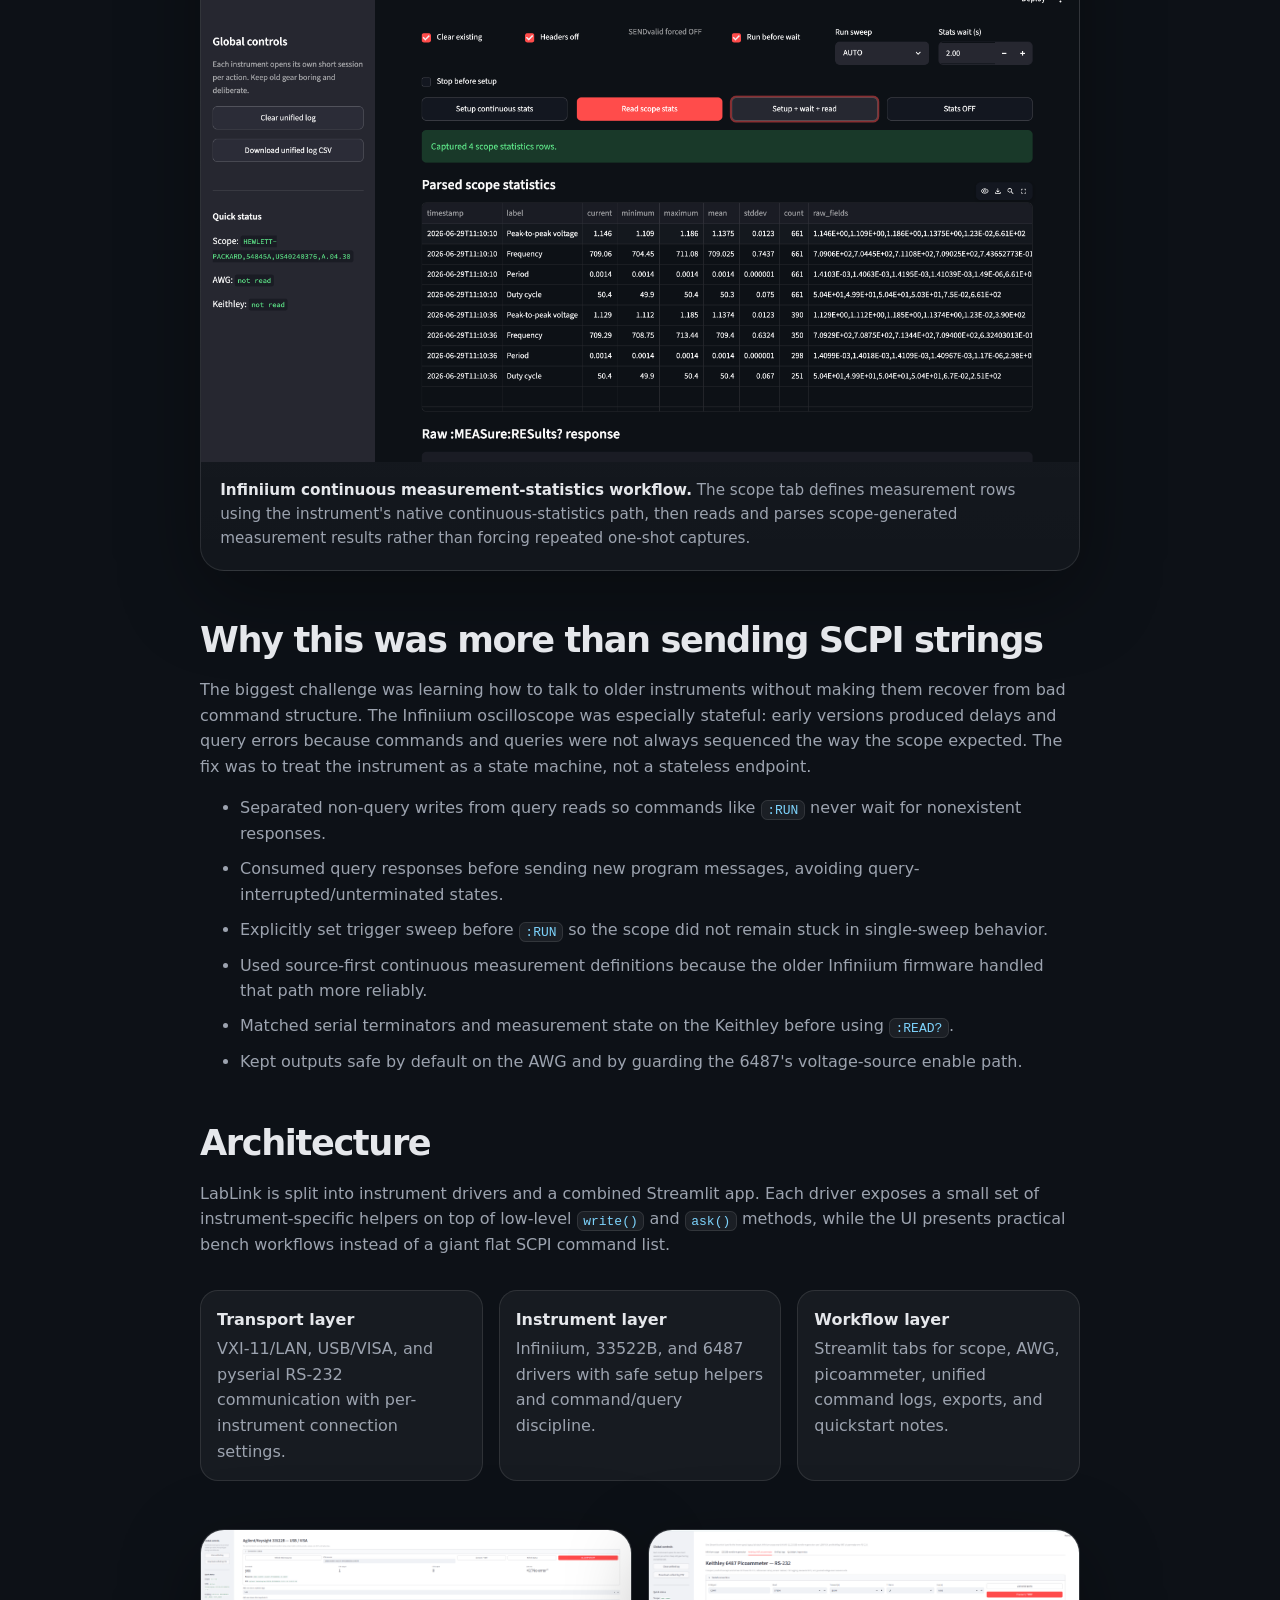
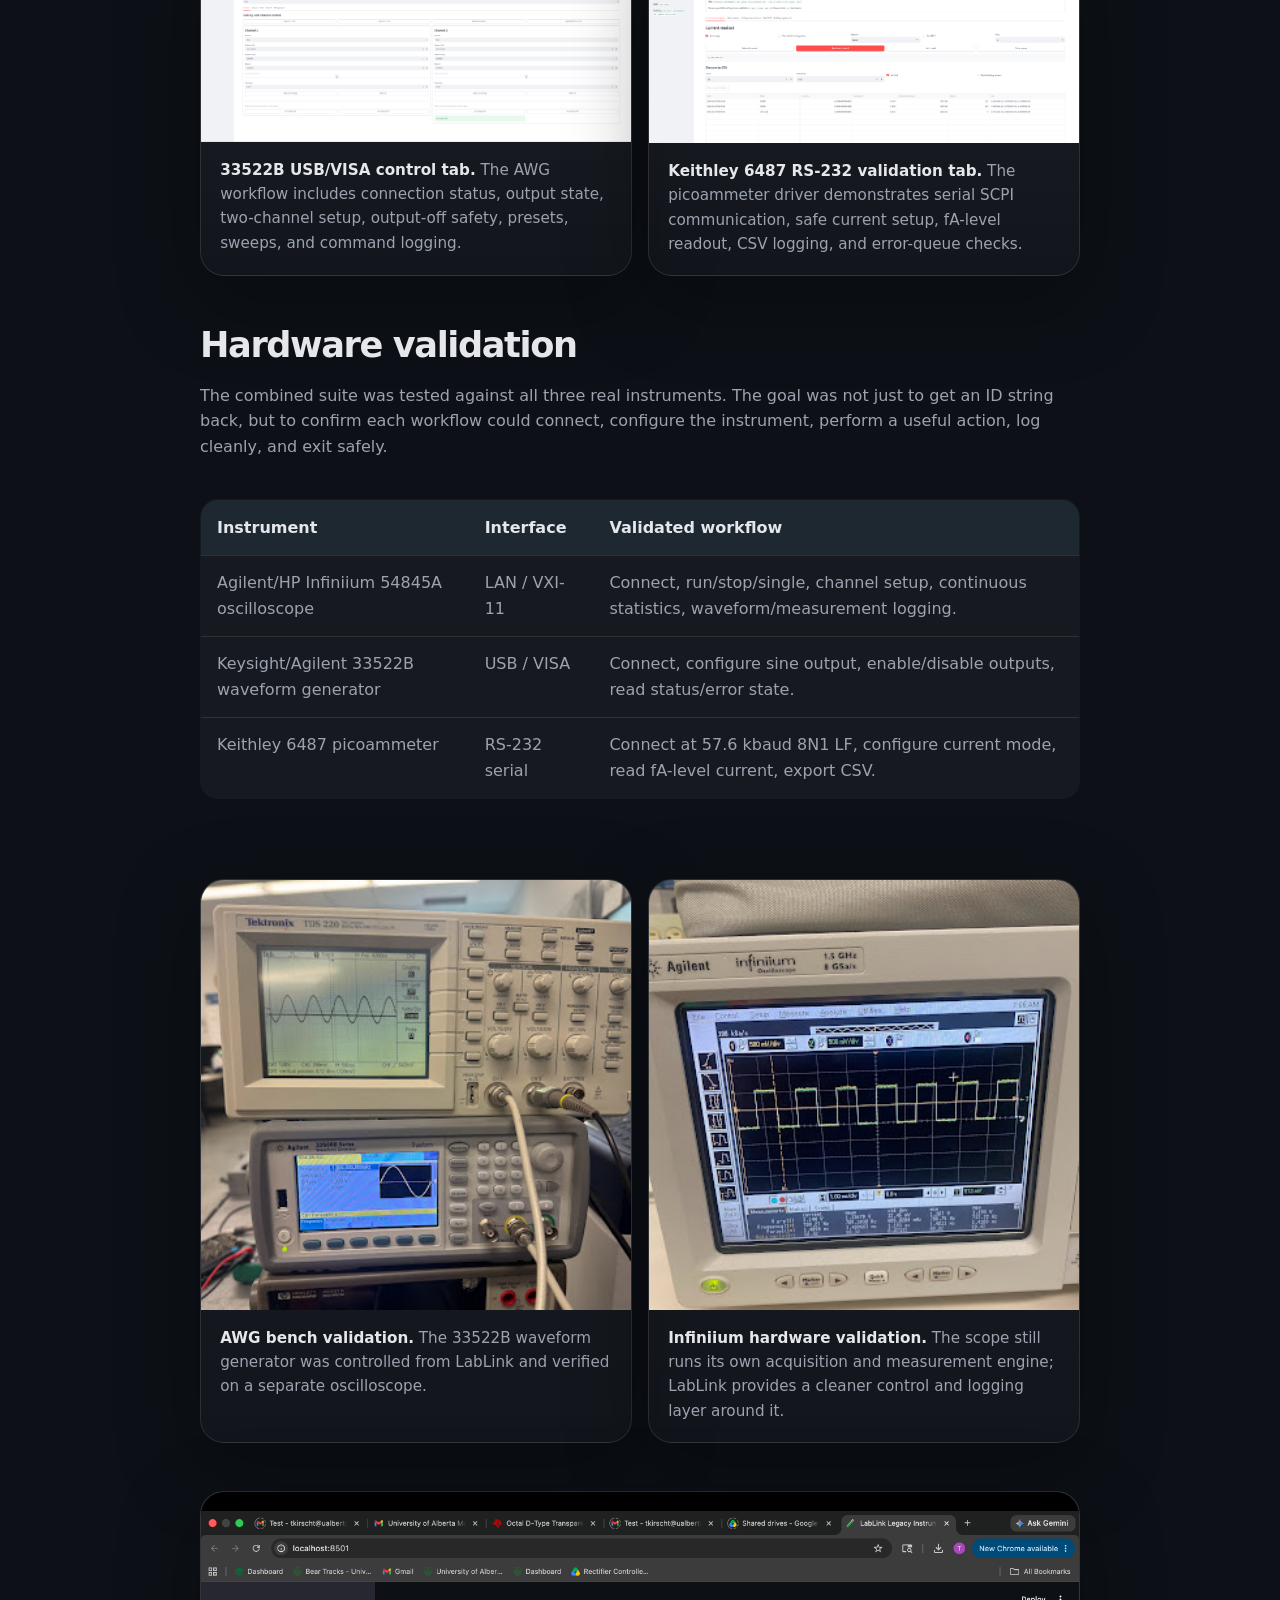
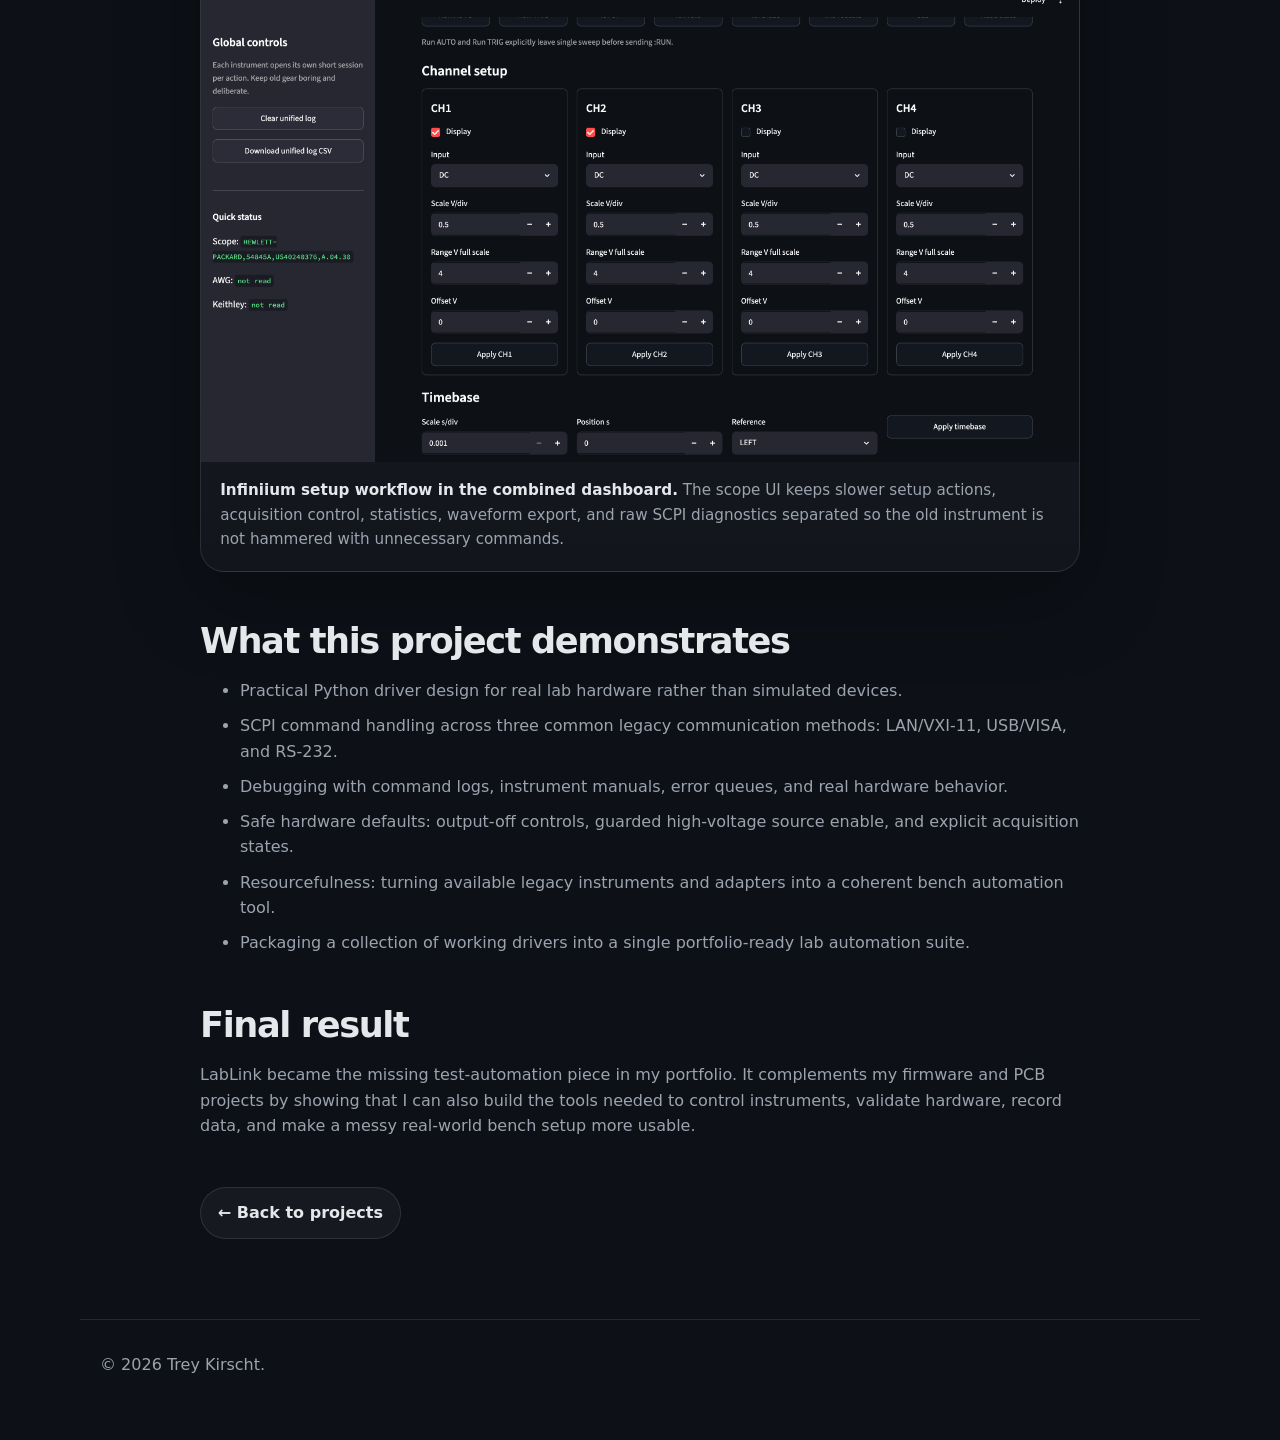
<file: projects/lablink-legacy-suite.html>
<!doctype html>
<html lang="en">
<head>
  <meta charset="utf-8">
  <meta name="viewport" content="width=device-width, initial-scale=1">
  <title>LabLink: Legacy Instrument Control Suite | Trey Kirscht</title>
  <link rel="stylesheet" href="../styles.css">
</head>

<body>
  <header class="site-header">
    <nav class="nav">
      <a class="brand" href="../index.html">Trey Kirscht</a>
      <div class="nav-links">
        <a href="../index.html#projects">Projects</a>
        <a href="../index.html#skills">Skills</a>
        <a href="../index.html#contact">Contact</a>
      </div>
    </nav>
  </header>

  <main class="section project-page">
    <p class="eyebrow">Lab automation · SCPI · VXI-11 · USB/VISA · RS-232</p>
    <h1>LabLink: Legacy Instrument Control Suite</h1>
    <p class="hero-text">
      A modular Python/Streamlit control suite for bringing older but still-capable lab instruments into
      a modern workflow. LabLink controls an Agilent/HP Infiniium oscilloscope over LAN/VXI-11, a
      Keysight/Agilent 33522B waveform generator over USB/VISA, and a Keithley 6487 picoammeter over
      RS-232 serial, with safe instrument-specific workflows, command logging, and data export.
    </p>

    <div class="button-row compact">
      <a class="button primary" href="https://github.com/trey109231/labLink">View on GitHub</a>
      <a class="button" href="../index.html#projects">Back to projects</a>
    </div>

    <div class="project-meta">
      <div class="meta-box">
        <strong>Role</strong>
        <span>Designed the driver architecture, Streamlit dashboard, SCPI workflows, logging/export tools, and hardware validation process.</span>
      </div>
      <div class="meta-box">
        <strong>Interfaces</strong>
        <span>LAN/VXI-11 for the Infiniium scope, USB/VISA for the 33522B waveform generator, and RS-232 for the Keithley 6487.</span>
      </div>
      <div class="meta-box">
        <strong>Result</strong>
        <span>Hardware-validated across all three real instruments with clean command logs and no query-protocol errors.</span>
      </div>
    </div>

    <section class="content-block">
      <h2>Project overview</h2>
      <p>
        LabLink started as a practical lab need: make legacy bench equipment easier to use without replacing
        it. The instruments were already available, but each used a different communication path and each had
        its own quirks. Rather than write one-off scripts, I built a combined control layer with shared ideas:
        strict command/query separation, visible SCPI traffic, safe defaults, instrument-specific setup helpers,
        and data export for measurement work.
      </p>
      <p>
        The project is intentionally resourceful. It uses instruments, adapters, and bench hardware that were
        already available and turns them into a usable modern test interface. The result is not just a UI wrapper;
        it is a small legacy lab-instrument stack that respects the stateful behavior of older equipment.
      </p>
    </section>

    <section class="content-block">
      <h2>Supported instruments</h2>
      <div class="project-meta">
        <div class="meta-box">
          <strong>Agilent/HP Infiniium scope</strong>
          <span>LAN/VXI-11 control, acquisition state management, channel/timebase setup, waveform export, continuous measurement statistics, and raw SCPI diagnostics.</span>
        </div>
        <div class="meta-box">
          <strong>Keysight/Agilent 33522B AWG</strong>
          <span>USB/VISA connection, two-channel waveform setup, output safety controls, presets, sweeps, raw SCPI, and log/export tooling.</span>
        </div>
        <div class="meta-box">
          <strong>Keithley 6487 picoammeter</strong>
          <span>RS-232 proof-of-concept driver with IDN, safe current setup, current reads, CSV logging, error queue handling, and guarded voltage-source controls.</span>
        </div>
      </div>
    </section>

    <figure class="project-figure wide">
      <img src="../assets/lablink/lablink-scope-stats-ui.png" alt="LabLink Infiniium scope statistics tab showing parsed measurement statistics from the scope.">
      <figcaption>
        <strong>Infiniium continuous measurement-statistics workflow.</strong>
        The scope tab defines measurement rows using the instrument's native continuous-statistics path, then
        reads and parses scope-generated measurement results rather than forcing repeated one-shot captures.
      </figcaption>
    </figure>

    <section class="content-block">
      <h2>Why this was more than sending SCPI strings</h2>
      <p>
        The biggest challenge was learning how to talk to older instruments without making them recover from
        bad command structure. The Infiniium oscilloscope was especially stateful: early versions produced
        delays and query errors because commands and queries were not always sequenced the way the scope
        expected. The fix was to treat the instrument as a state machine, not a stateless endpoint.
      </p>
      <ul>
        <li>Separated non-query writes from query reads so commands like <code>:RUN</code> never wait for nonexistent responses.</li>
        <li>Consumed query responses before sending new program messages, avoiding query-interrupted/unterminated states.</li>
        <li>Explicitly set trigger sweep before <code>:RUN</code> so the scope did not remain stuck in single-sweep behavior.</li>
        <li>Used source-first continuous measurement definitions because the older Infiniium firmware handled that path more reliably.</li>
        <li>Matched serial terminators and measurement state on the Keithley before using <code>:READ?</code>.</li>
        <li>Kept outputs safe by default on the AWG and by guarding the 6487's voltage-source enable path.</li>
      </ul>
    </section>

    <section class="content-block">
      <h2>Architecture</h2>
      <p>
        LabLink is split into instrument drivers and a combined Streamlit app. Each driver exposes a small set
        of instrument-specific helpers on top of low-level <code>write()</code> and <code>ask()</code> methods, while the UI presents
        practical bench workflows instead of a giant flat SCPI command list.
      </p>
      <div class="project-meta">
        <div class="meta-box">
          <strong>Transport layer</strong>
          <span>VXI-11/LAN, USB/VISA, and pyserial RS-232 communication with per-instrument connection settings.</span>
        </div>
        <div class="meta-box">
          <strong>Instrument layer</strong>
          <span>Infiniium, 33522B, and 6487 drivers with safe setup helpers and command/query discipline.</span>
        </div>
        <div class="meta-box">
          <strong>Workflow layer</strong>
          <span>Streamlit tabs for scope, AWG, picoammeter, unified command logs, exports, and quickstart notes.</span>
        </div>
      </div>
    </section>

    <div class="figure-grid two-up">
      <figure class="project-figure">
        <img src="../assets/lablink/lablink-awg-ui.png" alt="LabLink 33522B waveform generator tab connected over USB/VISA with two-channel controls.">
        <figcaption>
          <strong>33522B USB/VISA control tab.</strong>
          The AWG workflow includes connection status, output state, two-channel setup, output-off safety, presets, sweeps, and command logging.
        </figcaption>
      </figure>
      <figure class="project-figure">
        <img src="../assets/lablink/lablink-keithley-ui.png" alt="LabLink Keithley 6487 picoammeter tab connected over RS-232 with current logging table.">
        <figcaption>
          <strong>Keithley 6487 RS-232 validation tab.</strong>
          The picoammeter driver demonstrates serial SCPI communication, safe current setup, fA-level readout, CSV logging, and error-queue checks.
        </figcaption>
      </figure>
    </div>

    <section class="content-block">
      <h2>Hardware validation</h2>
      <p>
        The combined suite was tested against all three real instruments. The goal was not just to get an
        ID string back, but to confirm each workflow could connect, configure the instrument, perform a useful
        action, log cleanly, and exit safely.
      </p>
      <div class="table-scroll" role="region" aria-label="LabLink hardware validation results" tabindex="0">
      <table class="validation-table">
        <thead>
          <tr>
            <th>Instrument</th>
            <th>Interface</th>
            <th>Validated workflow</th>
          </tr>
        </thead>
        <tbody>
          <tr>
            <td>Agilent/HP Infiniium 54845A oscilloscope</td>
            <td>LAN / VXI-11</td>
            <td>Connect, run/stop/single, channel setup, continuous statistics, waveform/measurement logging.</td>
          </tr>
          <tr>
            <td>Keysight/Agilent 33522B waveform generator</td>
            <td>USB / VISA</td>
            <td>Connect, configure sine output, enable/disable outputs, read status/error state.</td>
          </tr>
          <tr>
            <td>Keithley 6487 picoammeter</td>
            <td>RS-232 serial</td>
            <td>Connect at 57.6 kbaud 8N1 LF, configure current mode, read fA-level current, export CSV.</td>
          </tr>
        </tbody>
      </table>
      </div>
    </section>

    <div class="figure-grid two-up">
      <figure class="project-figure">
        <img src="../assets/lablink/lablink-awg-bench.jpg" alt="Bench validation setup with a Keysight 33522B waveform generator and Tektronix oscilloscope showing a sine wave.">
        <figcaption>
          <strong>AWG bench validation.</strong>
          The 33522B waveform generator was controlled from LabLink and verified on a separate oscilloscope.
        </figcaption>
      </figure>
      <figure class="project-figure">
        <img src="../assets/lablink/lablink-infiniium-bench.jpg" alt="Agilent Infiniium oscilloscope screen showing a captured square wave during LabLink validation.">
        <figcaption>
          <strong>Infiniium hardware validation.</strong>
          The scope still runs its own acquisition and measurement engine; LabLink provides a cleaner control and logging layer around it.
        </figcaption>
      </figure>
    </div>

    <figure class="project-figure wide">
      <img src="../assets/lablink/lablink-scope-setup-ui.png" alt="LabLink Infiniium setup tab showing channel setup and timebase controls.">
      <figcaption>
        <strong>Infiniium setup workflow in the combined dashboard.</strong>
        The scope UI keeps slower setup actions, acquisition control, statistics, waveform export, and raw SCPI diagnostics separated so the old instrument is not hammered with unnecessary commands.
      </figcaption>
    </figure>

    <section class="content-block">
      <h2>What this project demonstrates</h2>
      <ul>
        <li>Practical Python driver design for real lab hardware rather than simulated devices.</li>
        <li>SCPI command handling across three common legacy communication methods: LAN/VXI-11, USB/VISA, and RS-232.</li>
        <li>Debugging with command logs, instrument manuals, error queues, and real hardware behavior.</li>
        <li>Safe hardware defaults: output-off controls, guarded high-voltage source enable, and explicit acquisition states.</li>
        <li>Resourcefulness: turning available legacy instruments and adapters into a coherent bench automation tool.</li>
        <li>Packaging a collection of working drivers into a single portfolio-ready lab automation suite.</li>
      </ul>
    </section>

    <section class="content-block">
      <h2>Final result</h2>
      <p>
        LabLink became the missing test-automation piece in my portfolio. It complements my firmware and PCB
        projects by showing that I can also build the tools needed to control instruments, validate hardware,
        record data, and make a messy real-world bench setup more usable.
      </p>
    </section>

    <a class="button" href="../index.html#projects">← Back to projects</a>
  </main>

  <footer class="footer">
    <p>© <span id="year"></span> Trey Kirscht.</p>
  </footer>

  <script>
    document.getElementById("year").textContent = new Date().getFullYear();
  </script>
</body>
</html>
</file>
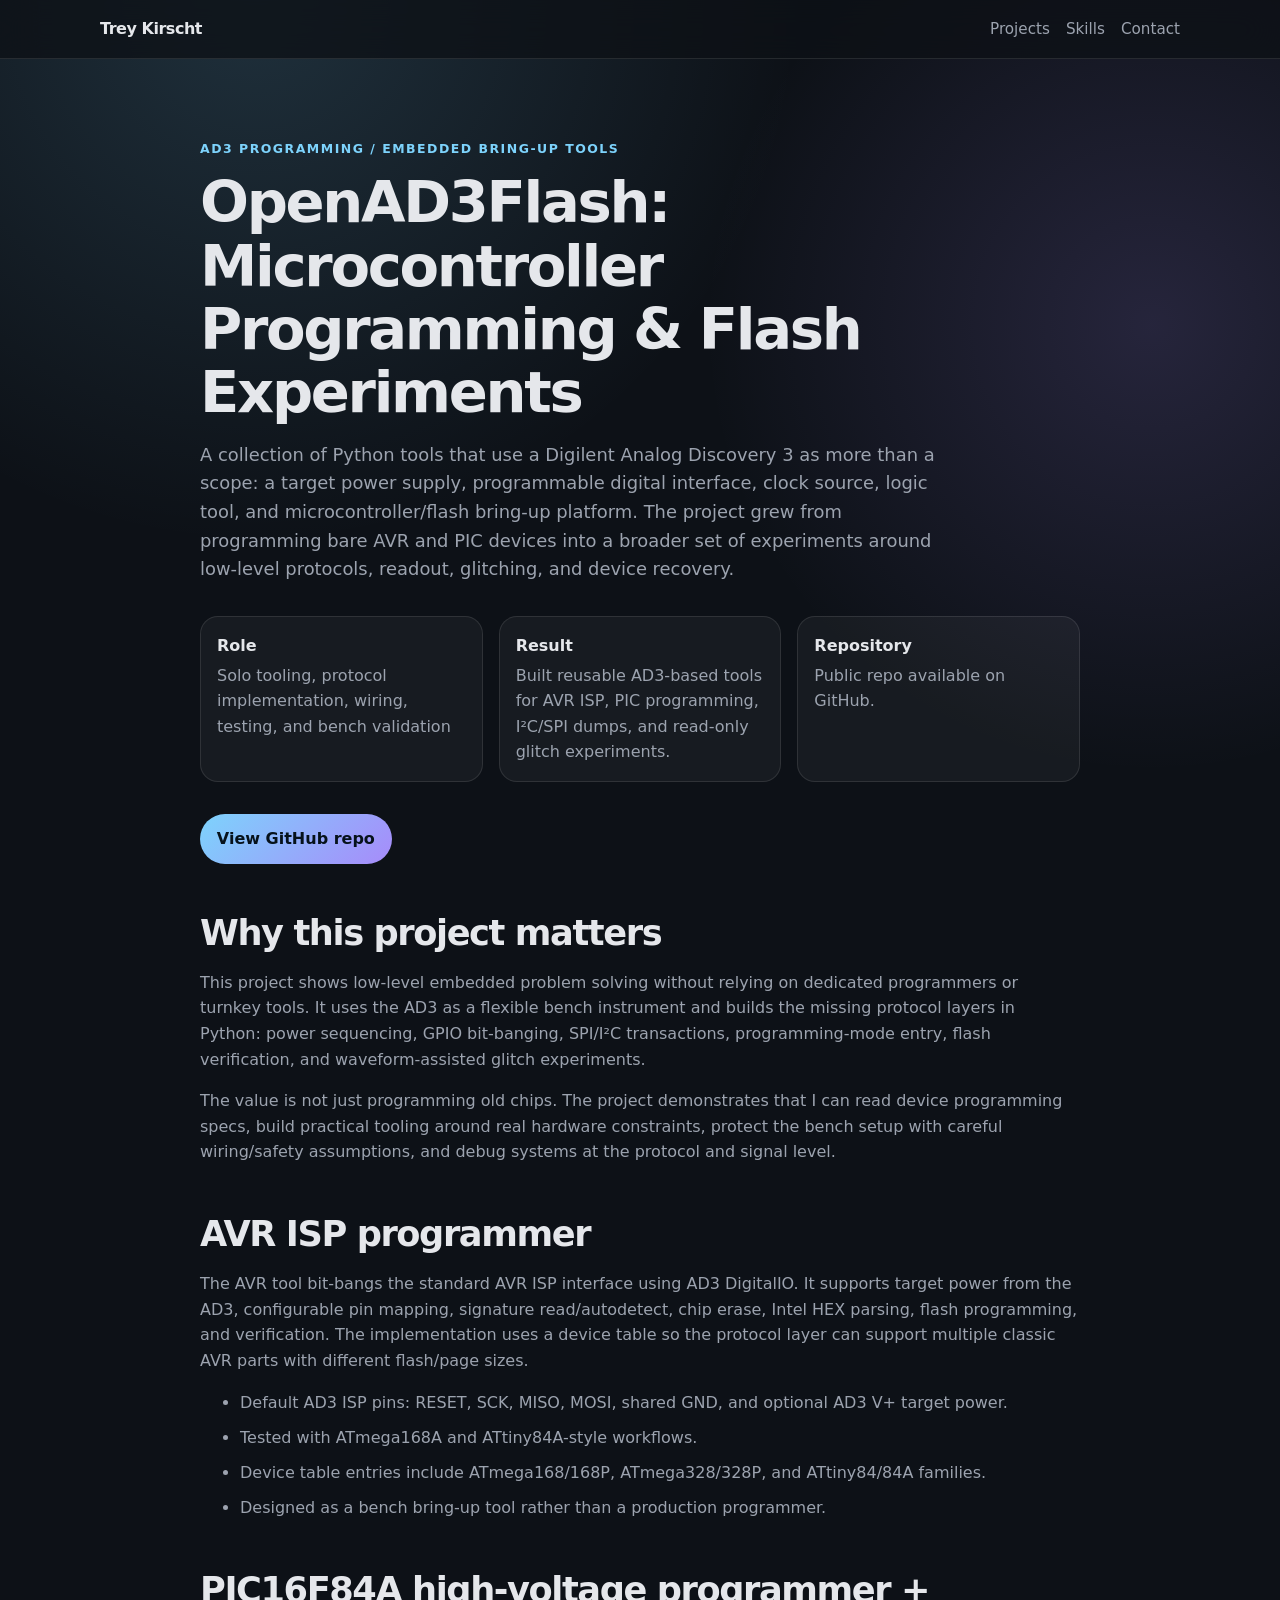
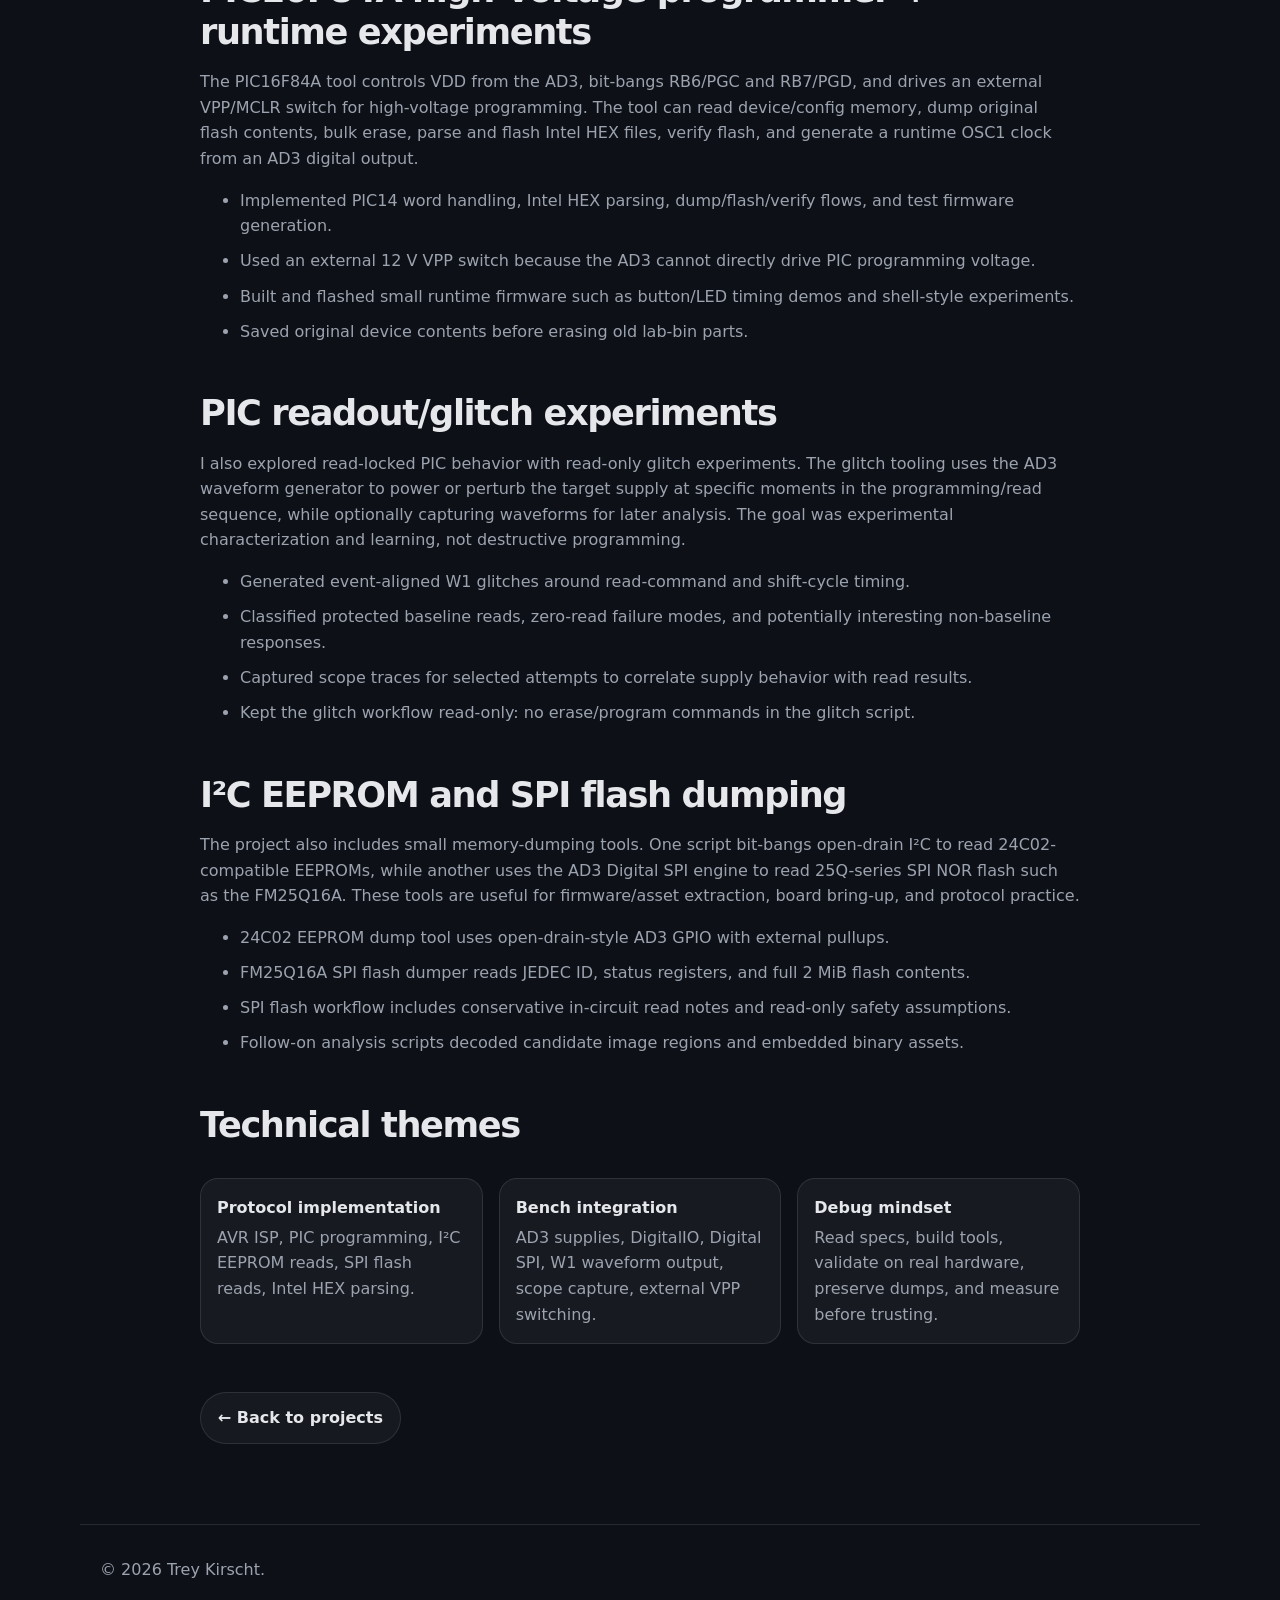
<file: projects/openad3flash.html>
<!doctype html>
<html lang="en">
<head>
  <meta charset="utf-8">
  <meta name="viewport" content="width=device-width, initial-scale=1">
  <title>OpenAD3Flash | Trey Kirscht</title>
  <link rel="stylesheet" href="../styles.css">
</head>

<body>
  <header class="site-header">
    <nav class="nav">
      <a class="brand" href="../index.html">Trey Kirscht</a>
      <div class="nav-links">
        <a href="../index.html#projects">Projects</a>
        <a href="../index.html#skills">Skills</a>
        <a href="../index.html#contact">Contact</a>
      </div>
    </nav>
  </header>

  <main class="section project-page">
    <p class="eyebrow">AD3 programming / embedded bring-up tools</p>
    <h1>OpenAD3Flash: Microcontroller Programming & Flash Experiments</h1>
    <p class="hero-text">
      A collection of Python tools that use a Digilent Analog Discovery 3 as more than a scope:
      a target power supply, programmable digital interface, clock source, logic tool, and
      microcontroller/flash bring-up platform. The project grew from programming bare AVR and PIC
      devices into a broader set of experiments around low-level protocols, readout, glitching,
      and device recovery.
    </p>

    <div class="project-meta">
      <div class="meta-box">
        <strong>Role</strong>
        <span>Solo tooling, protocol implementation, wiring, testing, and bench validation</span>
      </div>
      <div class="meta-box">
        <strong>Result</strong>
        <span>Built reusable AD3-based tools for AVR ISP, PIC programming, I²C/SPI dumps, and read-only glitch experiments.</span>
      </div>
      <div class="meta-box">
        <strong>Repository</strong>
        <span>Public repo available on GitHub.</span>
      </div>
    </div>

    <div class="button-row compact">
      <a class="button primary" href="https://github.com/trey109231/OpenAD3Flash">View GitHub repo</a>
    </div>

    <section class="content-block">
      <h2>Why this project matters</h2>
      <p>
        This project shows low-level embedded problem solving without relying on dedicated programmers
        or turnkey tools. It uses the AD3 as a flexible bench instrument and builds the missing protocol
        layers in Python: power sequencing, GPIO bit-banging, SPI/I²C transactions, programming-mode
        entry, flash verification, and waveform-assisted glitch experiments.
      </p>
      <p>
        The value is not just programming old chips. The project demonstrates that I can read device
        programming specs, build practical tooling around real hardware constraints, protect the bench
        setup with careful wiring/safety assumptions, and debug systems at the protocol and signal level.
      </p>
    </section>

    <section class="content-block">
      <h2>AVR ISP programmer</h2>
      <p>
        The AVR tool bit-bangs the standard AVR ISP interface using AD3 DigitalIO. It supports target
        power from the AD3, configurable pin mapping, signature read/autodetect, chip erase, Intel HEX
        parsing, flash programming, and verification. The implementation uses a device table so the
        protocol layer can support multiple classic AVR parts with different flash/page sizes.
      </p>
      <ul>
        <li>Default AD3 ISP pins: RESET, SCK, MISO, MOSI, shared GND, and optional AD3 V+ target power.</li>
        <li>Tested with ATmega168A and ATtiny84A-style workflows.</li>
        <li>Device table entries include ATmega168/168P, ATmega328/328P, and ATtiny84/84A families.</li>
        <li>Designed as a bench bring-up tool rather than a production programmer.</li>
      </ul>
    </section>

    <section class="content-block">
      <h2>PIC16F84A high-voltage programmer + runtime experiments</h2>
      <p>
        The PIC16F84A tool controls VDD from the AD3, bit-bangs RB6/PGC and RB7/PGD, and drives an
        external VPP/MCLR switch for high-voltage programming. The tool can read device/config memory,
        dump original flash contents, bulk erase, parse and flash Intel HEX files, verify flash, and
        generate a runtime OSC1 clock from an AD3 digital output.
      </p>
      <ul>
        <li>Implemented PIC14 word handling, Intel HEX parsing, dump/flash/verify flows, and test firmware generation.</li>
        <li>Used an external 12 V VPP switch because the AD3 cannot directly drive PIC programming voltage.</li>
        <li>Built and flashed small runtime firmware such as button/LED timing demos and shell-style experiments.</li>
        <li>Saved original device contents before erasing old lab-bin parts.</li>
      </ul>
    </section>

    <section class="content-block">
      <h2>PIC readout/glitch experiments</h2>
      <p>
        I also explored read-locked PIC behavior with read-only glitch experiments. The glitch tooling
        uses the AD3 waveform generator to power or perturb the target supply at specific moments in the
        programming/read sequence, while optionally capturing waveforms for later analysis. The goal was
        experimental characterization and learning, not destructive programming.
      </p>
      <ul>
        <li>Generated event-aligned W1 glitches around read-command and shift-cycle timing.</li>
        <li>Classified protected baseline reads, zero-read failure modes, and potentially interesting non-baseline responses.</li>
        <li>Captured scope traces for selected attempts to correlate supply behavior with read results.</li>
        <li>Kept the glitch workflow read-only: no erase/program commands in the glitch script.</li>
      </ul>
    </section>

    <section class="content-block">
      <h2>I²C EEPROM and SPI flash dumping</h2>
      <p>
        The project also includes small memory-dumping tools. One script bit-bangs open-drain I²C to
        read 24C02-compatible EEPROMs, while another uses the AD3 Digital SPI engine to read 25Q-series
        SPI NOR flash such as the FM25Q16A. These tools are useful for firmware/asset extraction,
        board bring-up, and protocol practice.
      </p>
      <ul>
        <li>24C02 EEPROM dump tool uses open-drain-style AD3 GPIO with external pullups.</li>
        <li>FM25Q16A SPI flash dumper reads JEDEC ID, status registers, and full 2 MiB flash contents.</li>
        <li>SPI flash workflow includes conservative in-circuit read notes and read-only safety assumptions.</li>
        <li>Follow-on analysis scripts decoded candidate image regions and embedded binary assets.</li>
      </ul>
    </section>

    <section class="content-block">
      <h2>Technical themes</h2>
      <div class="project-meta">
        <div class="meta-box">
          <strong>Protocol implementation</strong>
          <span>AVR ISP, PIC programming, I²C EEPROM reads, SPI flash reads, Intel HEX parsing.</span>
        </div>
        <div class="meta-box">
          <strong>Bench integration</strong>
          <span>AD3 supplies, DigitalIO, Digital SPI, W1 waveform output, scope capture, external VPP switching.</span>
        </div>
        <div class="meta-box">
          <strong>Debug mindset</strong>
          <span>Read specs, build tools, validate on real hardware, preserve dumps, and measure before trusting.</span>
        </div>
      </div>
    </section>

<a class="button" href="../index.html#projects">← Back to projects</a>
  </main>

  <footer class="footer">
    <p>© <span id="year"></span> Trey Kirscht.</p>
  </footer>

  <script>
    document.getElementById("year").textContent = new Date().getFullYear();
  </script>
</body>
</html>
</file>
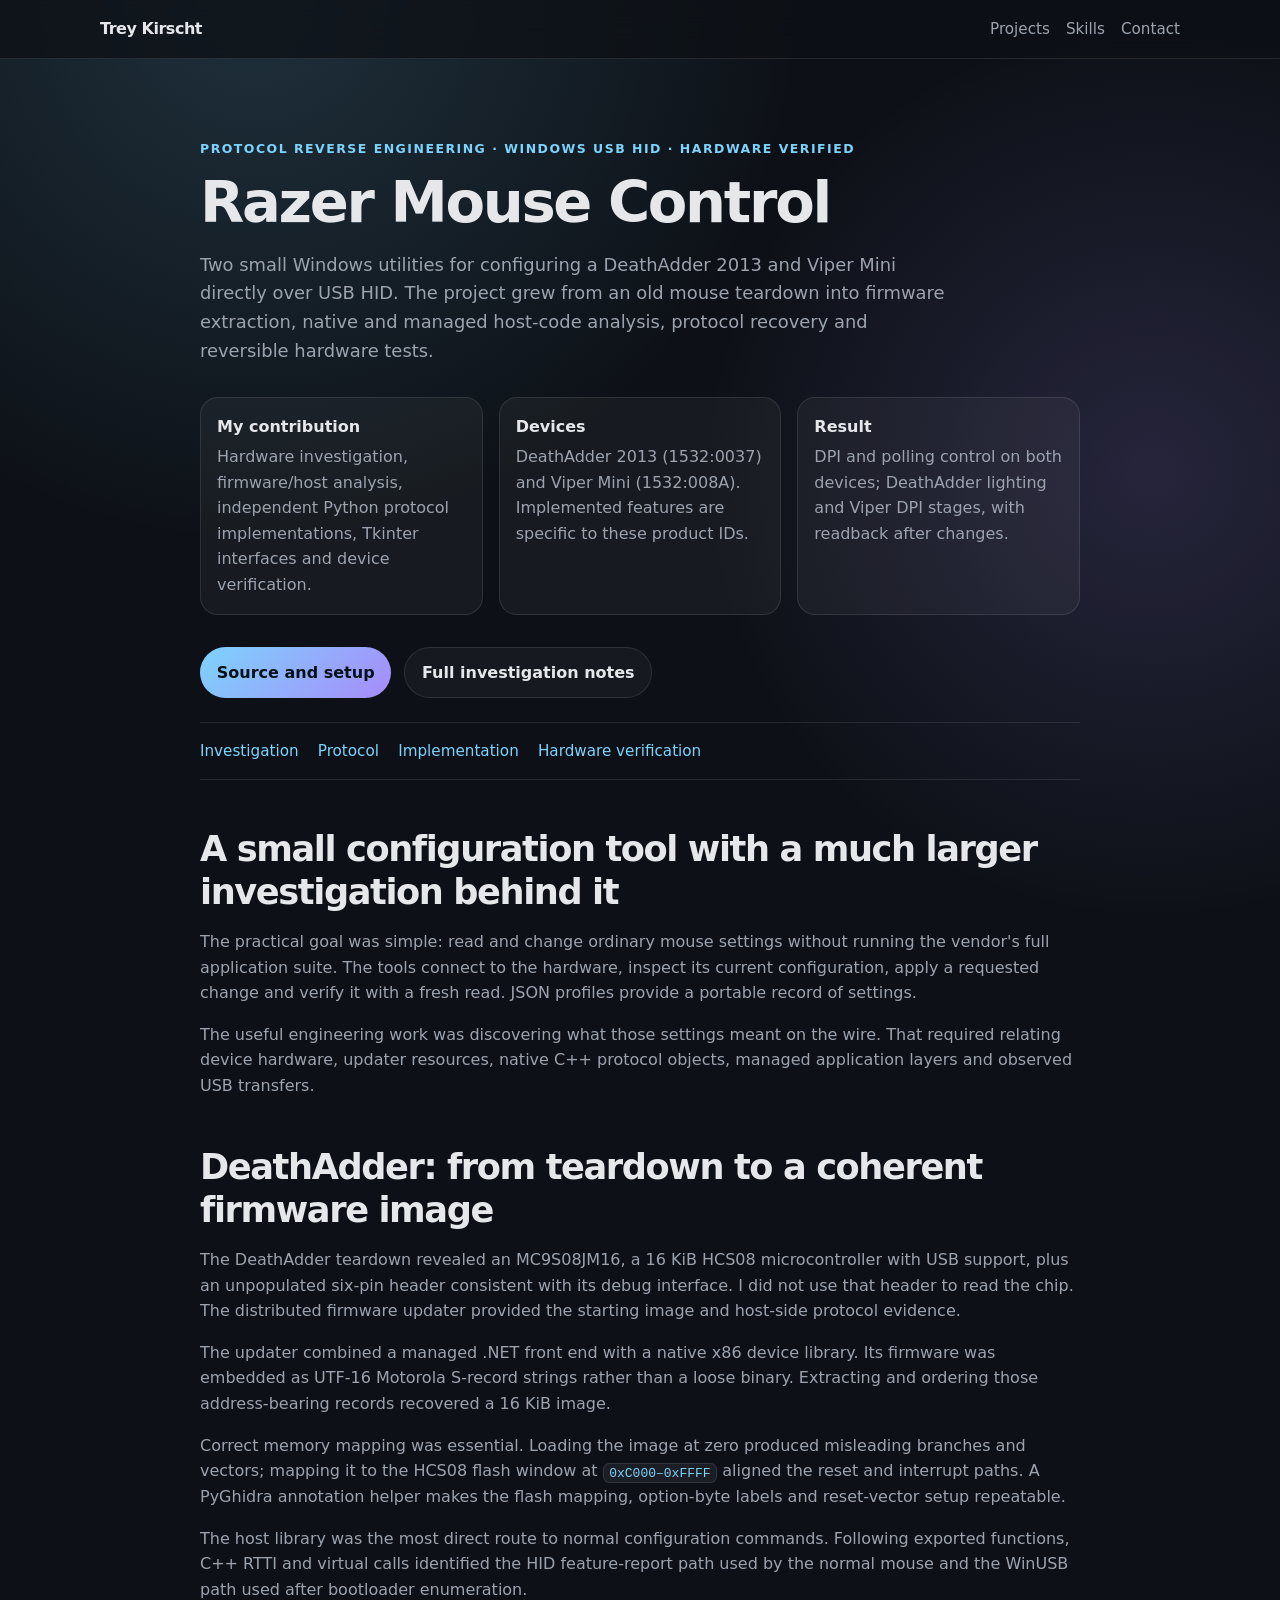
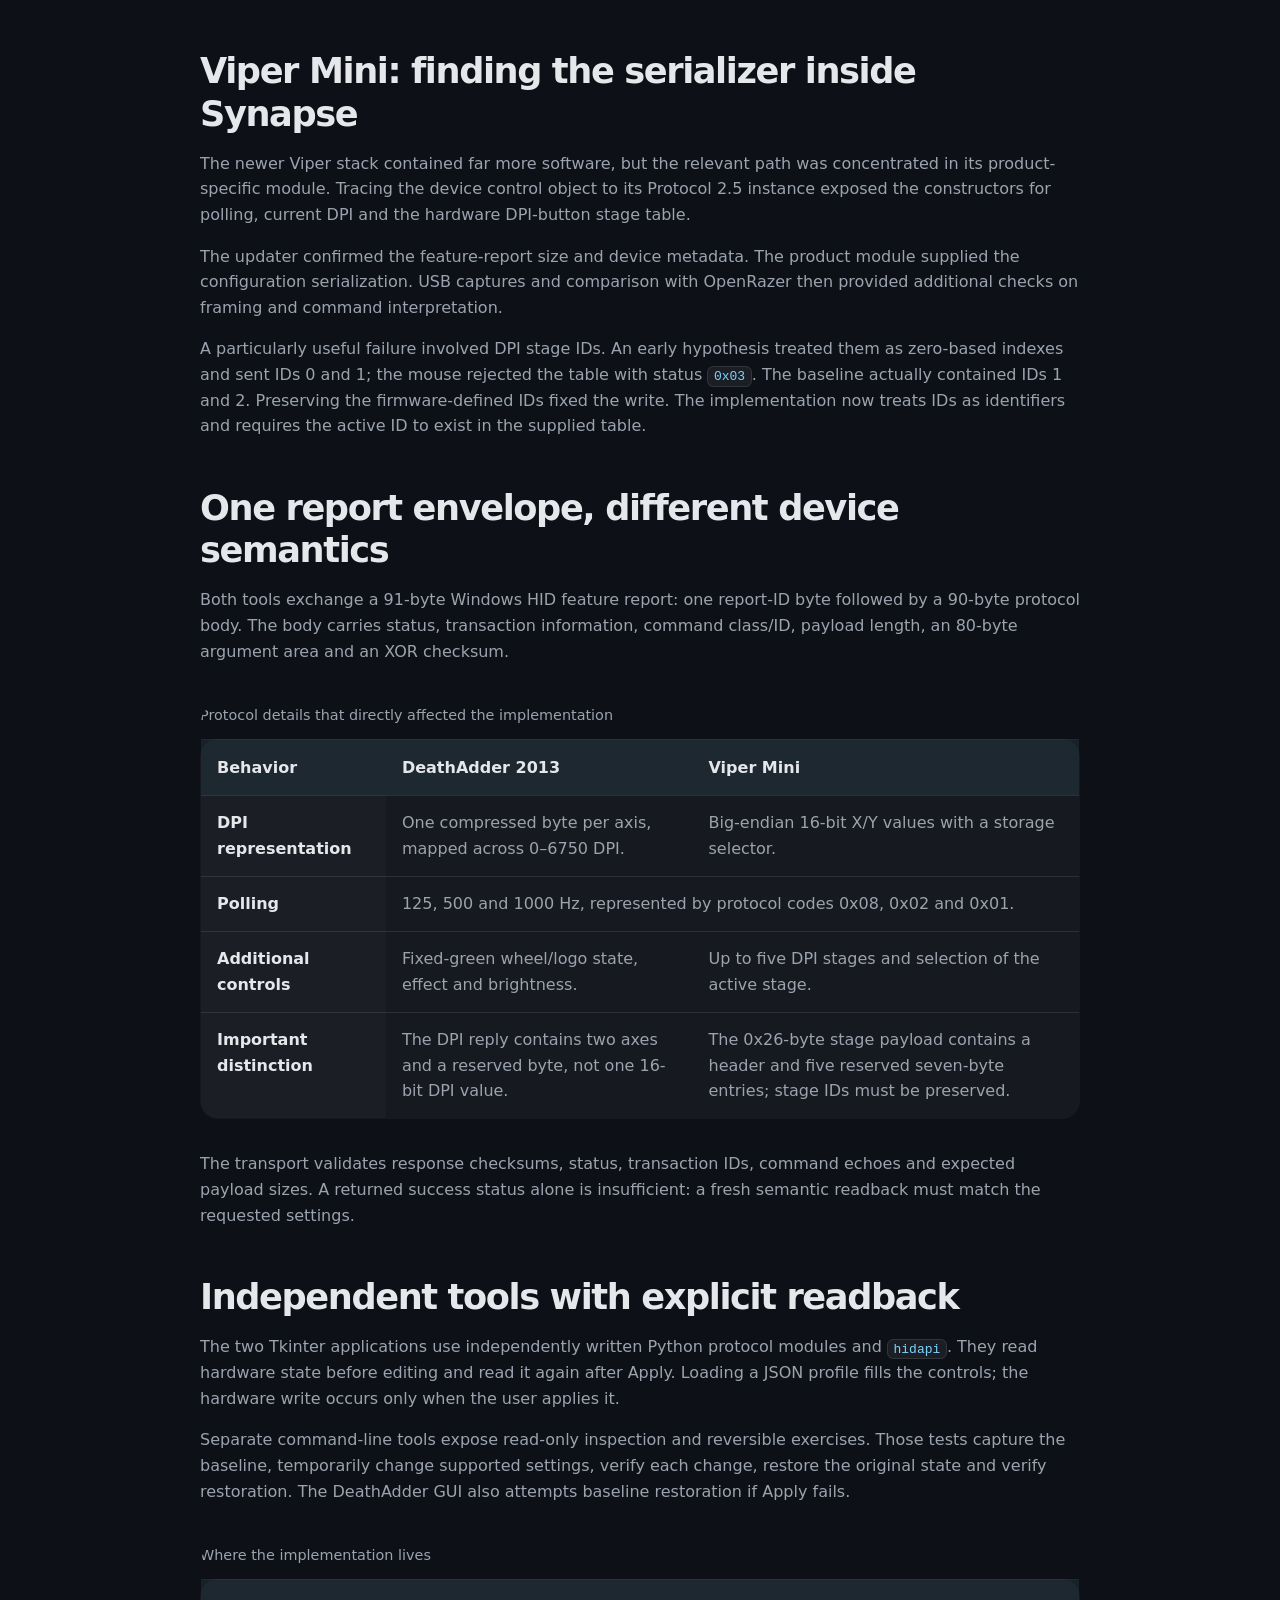
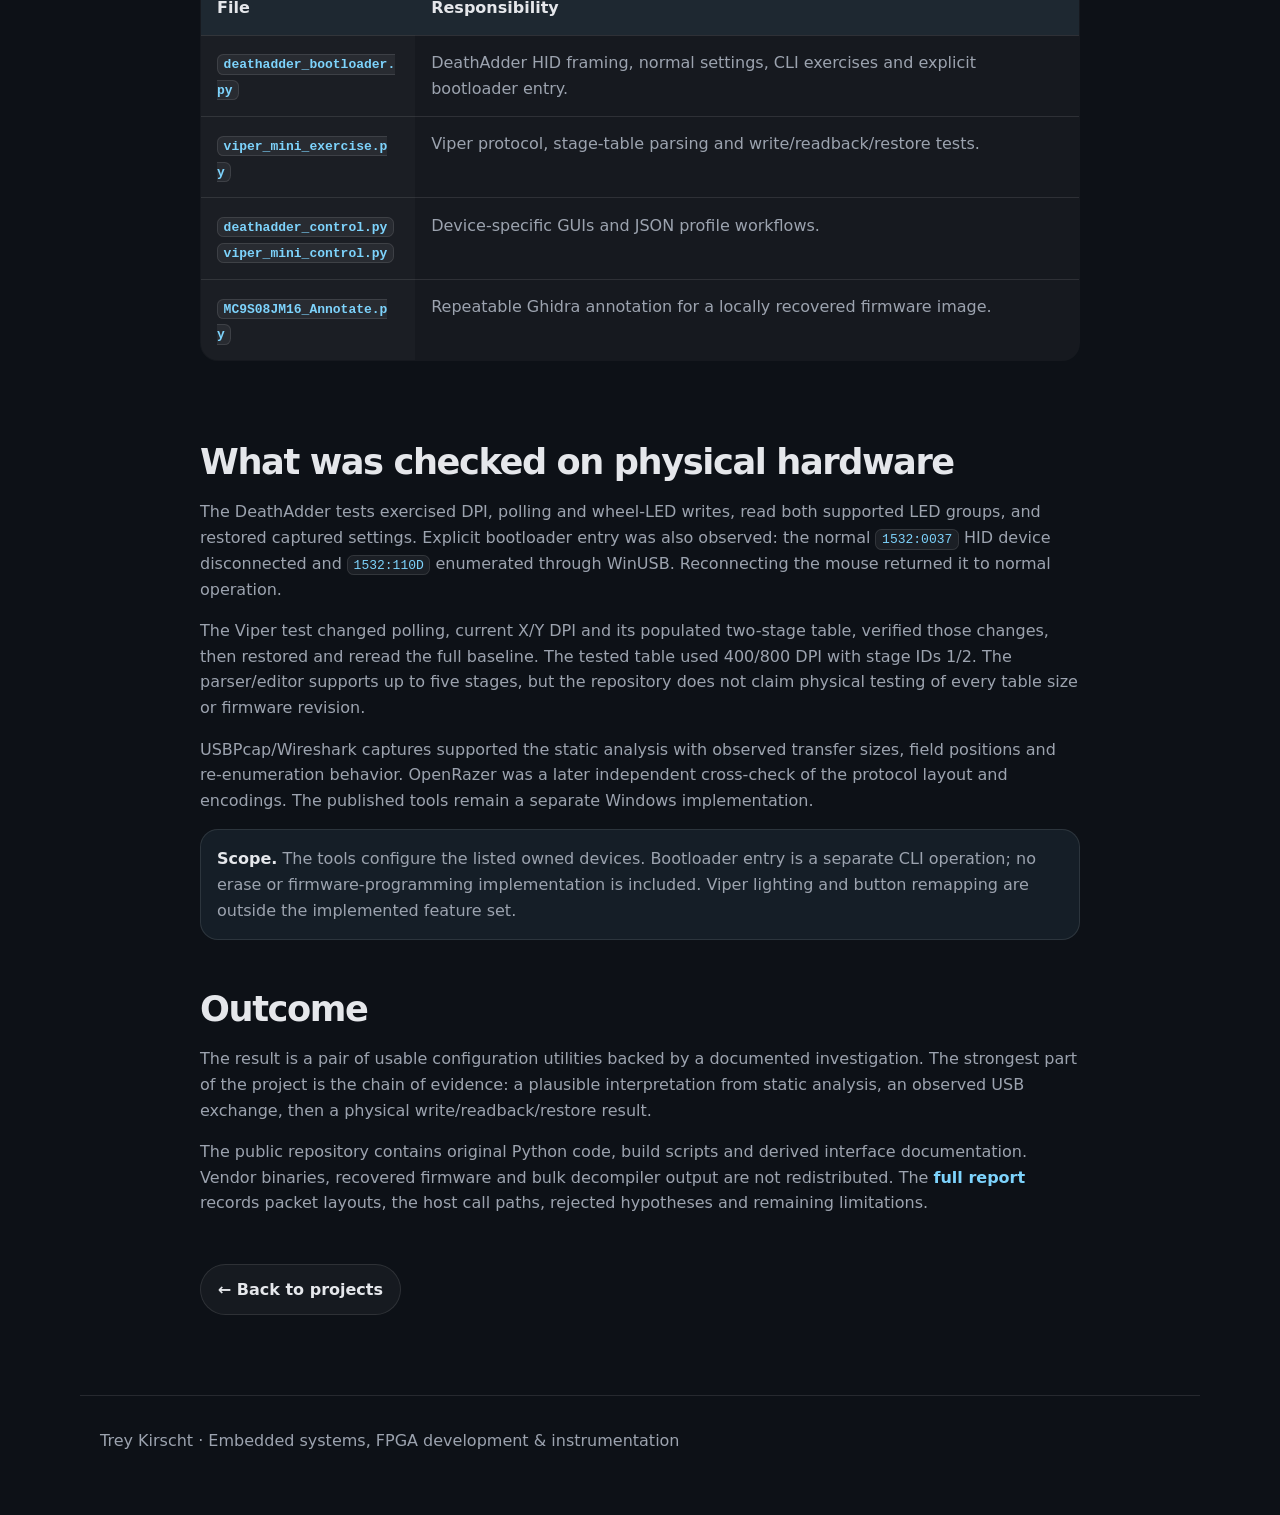
<file: projects/razer-mouse-control.html>
<!doctype html>
<html lang="en">
<head>
  <meta charset="utf-8">
  <meta name="viewport" content="width=device-width, initial-scale=1">
  <title>Razer Mouse Control | Trey Kirscht</title>
  <meta name="description" content="Recovering DeathAdder 2013 and Viper Mini USB HID configuration protocols through firmware and host-library analysis, then implementing verified standalone Windows tools.">
  <link rel="stylesheet" href="../styles.css">
</head>
<body>
  <a class="skip-link" href="#main">Skip to content</a>
  <header class="site-header">
    <nav class="nav" aria-label="Main navigation">
      <a class="brand" href="../index.html">Trey Kirscht</a>
      <div class="nav-links">
        <a href="../index.html#projects">Projects</a>
        <a href="../index.html#skills">Skills</a>
        <a href="../index.html#contact">Contact</a>
      </div>
    </nav>
  </header>
  <main id="main" class="section project-page">
    <p class="eyebrow">Protocol reverse engineering · Windows USB HID · Hardware verified</p>
    <h1>Razer Mouse Control</h1>
    <p class="hero-text">Two small Windows utilities for configuring a DeathAdder 2013 and Viper Mini directly over USB HID. The project grew from an old mouse teardown into firmware extraction, native and managed host-code analysis, protocol recovery and reversible hardware tests.</p>
    <div class="project-meta">
      <div class="meta-box"><strong>My contribution</strong><span>Hardware investigation, firmware/host analysis, independent Python protocol implementations, Tkinter interfaces and device verification.</span></div>
      <div class="meta-box"><strong>Devices</strong><span>DeathAdder 2013 (1532:0037) and Viper Mini (1532:008A). Implemented features are specific to these product IDs.</span></div>
      <div class="meta-box"><strong>Result</strong><span>DPI and polling control on both devices; DeathAdder lighting and Viper DPI stages, with readback after changes.</span></div>
    </div>
    <div class="button-row">
      <a class="button primary" href="https://github.com/trey109231/RazerMouseControl">Source and setup</a>
      <a class="button" href="https://github.com/trey109231/RazerMouseControl/blob/main/docs/reverse-engineering.md">Full investigation notes</a>
    </div>
    <nav class="page-nav" aria-label="On this page">
      <a href="#investigation">Investigation</a><a href="#protocol">Protocol</a>
      <a href="#implementation">Implementation</a><a href="#verification">Hardware verification</a>
    </nav>

    <section class="content-block">
      <h2>A small configuration tool with a much larger investigation behind it</h2>
      <p>The practical goal was simple: read and change ordinary mouse settings without running the vendor's full application suite. The tools connect to the hardware, inspect its current configuration, apply a requested change and verify it with a fresh read. JSON profiles provide a portable record of settings.</p>
      <p>The useful engineering work was discovering what those settings meant on the wire. That required relating device hardware, updater resources, native C++ protocol objects, managed application layers and observed USB transfers.</p>
    </section>

    <section id="investigation" class="content-block">
      <h2>DeathAdder: from teardown to a coherent firmware image</h2>
      <p>The DeathAdder teardown revealed an MC9S08JM16, a 16 KiB HCS08 microcontroller with USB support, plus an unpopulated six-pin header consistent with its debug interface. I did not use that header to read the chip. The distributed firmware updater provided the starting image and host-side protocol evidence.</p>
      <p>The updater combined a managed .NET front end with a native x86 device library. Its firmware was embedded as UTF-16 Motorola S-record strings rather than a loose binary. Extracting and ordering those address-bearing records recovered a 16 KiB image.</p>
      <p>Correct memory mapping was essential. Loading the image at zero produced misleading branches and vectors; mapping it to the HCS08 flash window at <code>0xC000–0xFFFF</code> aligned the reset and interrupt paths. A PyGhidra annotation helper makes the flash mapping, option-byte labels and reset-vector setup repeatable.</p>
      <p>The host library was the most direct route to normal configuration commands. Following exported functions, C++ RTTI and virtual calls identified the HID feature-report path used by the normal mouse and the WinUSB path used after bootloader enumeration.</p>
    </section>

    <section class="content-block">
      <h2>Viper Mini: finding the serializer inside Synapse</h2>
      <p>The newer Viper stack contained far more software, but the relevant path was concentrated in its product-specific module. Tracing the device control object to its Protocol 2.5 instance exposed the constructors for polling, current DPI and the hardware DPI-button stage table.</p>
      <p>The updater confirmed the feature-report size and device metadata. The product module supplied the configuration serialization. USB captures and comparison with OpenRazer then provided additional checks on framing and command interpretation.</p>
      <p>A particularly useful failure involved DPI stage IDs. An early hypothesis treated them as zero-based indexes and sent IDs 0 and 1; the mouse rejected the table with status <code>0x03</code>. The baseline actually contained IDs 1 and 2. Preserving the firmware-defined IDs fixed the write. The implementation now treats IDs as identifiers and requires the active ID to exist in the supplied table.</p>
    </section>

    <section id="protocol" class="content-block">
      <h2>One report envelope, different device semantics</h2>
      <p>Both tools exchange a 91-byte Windows HID feature report: one report-ID byte followed by a 90-byte protocol body. The body carries status, transaction information, command class/ID, payload length, an 80-byte argument area and an XOR checksum.</p>
      <div class="table-scroll" role="region" aria-label="Recovered device configuration differences" tabindex="0">
        <table class="validation-table">
          <caption>Protocol details that directly affected the implementation</caption>
          <thead><tr><th scope="col">Behavior</th><th scope="col">DeathAdder 2013</th><th scope="col">Viper Mini</th></tr></thead>
          <tbody>
            <tr><th scope="row">DPI representation</th><td>One compressed byte per axis, mapped across 0–6750 DPI.</td><td>Big-endian 16-bit X/Y values with a storage selector.</td></tr>
            <tr><th scope="row">Polling</th><td colspan="2">125, 500 and 1000 Hz, represented by protocol codes 0x08, 0x02 and 0x01.</td></tr>
            <tr><th scope="row">Additional controls</th><td>Fixed-green wheel/logo state, effect and brightness.</td><td>Up to five DPI stages and selection of the active stage.</td></tr>
            <tr><th scope="row">Important distinction</th><td>The DPI reply contains two axes and a reserved byte, not one 16-bit DPI value.</td><td>The 0x26-byte stage payload contains a header and five reserved seven-byte entries; stage IDs must be preserved.</td></tr>
          </tbody>
        </table>
      </div>
      <p>The transport validates response checksums, status, transaction IDs, command echoes and expected payload sizes. A returned success status alone is insufficient: a fresh semantic readback must match the requested settings.</p>
    </section>

    <section id="implementation" class="content-block">
      <h2>Independent tools with explicit readback</h2>
      <p>The two Tkinter applications use independently written Python protocol modules and <code>hidapi</code>. They read hardware state before editing and read it again after Apply. Loading a JSON profile fills the controls; the hardware write occurs only when the user applies it.</p>
      <p>Separate command-line tools expose read-only inspection and reversible exercises. Those tests capture the baseline, temporarily change supported settings, verify each change, restore the original state and verify restoration. The DeathAdder GUI also attempts baseline restoration if Apply fails.</p>
      <div class="table-scroll" role="region" aria-label="Razer project source map" tabindex="0">
        <table class="validation-table">
          <caption>Where the implementation lives</caption>
          <thead><tr><th scope="col">File</th><th scope="col">Responsibility</th></tr></thead>
          <tbody>
            <tr><th scope="row"><code>deathadder_bootloader.py</code></th><td>DeathAdder HID framing, normal settings, CLI exercises and explicit bootloader entry.</td></tr>
            <tr><th scope="row"><code>viper_mini_exercise.py</code></th><td>Viper protocol, stage-table parsing and write/readback/restore tests.</td></tr>
            <tr><th scope="row"><code>deathadder_control.py</code><br><code>viper_mini_control.py</code></th><td>Device-specific GUIs and JSON profile workflows.</td></tr>
            <tr><th scope="row"><code>MC9S08JM16_Annotate.py</code></th><td>Repeatable Ghidra annotation for a locally recovered firmware image.</td></tr>
          </tbody>
        </table>
      </div>
    </section>

    <section id="verification" class="content-block">
      <h2>What was checked on physical hardware</h2>
      <p>The DeathAdder tests exercised DPI, polling and wheel-LED writes, read both supported LED groups, and restored captured settings. Explicit bootloader entry was also observed: the normal <code>1532:0037</code> HID device disconnected and <code>1532:110D</code> enumerated through WinUSB. Reconnecting the mouse returned it to normal operation.</p>
      <p>The Viper test changed polling, current X/Y DPI and its populated two-stage table, verified those changes, then restored and reread the full baseline. The tested table used 400/800 DPI with stage IDs 1/2. The parser/editor supports up to five stages, but the repository does not claim physical testing of every table size or firmware revision.</p>
      <p>USBPcap/Wireshark captures supported the static analysis with observed transfer sizes, field positions and re-enumeration behavior. OpenRazer was a later independent cross-check of the protocol layout and encodings. The published tools remain a separate Windows implementation.</p>
      <p class="project-status-note"><strong>Scope.</strong> The tools configure the listed owned devices. Bootloader entry is a separate CLI operation; no erase or firmware-programming implementation is included. Viper lighting and button remapping are outside the implemented feature set.</p>
    </section>

    <section class="content-block">
      <h2>Outcome</h2>
      <p>The result is a pair of usable configuration utilities backed by a documented investigation. The strongest part of the project is the chain of evidence: a plausible interpretation from static analysis, an observed USB exchange, then a physical write/readback/restore result.</p>
      <p>The public repository contains original Python code, build scripts and derived interface documentation. Vendor binaries, recovered firmware and bulk decompiler output are not redistributed. The <a class="text-link" href="https://github.com/trey109231/RazerMouseControl/blob/main/docs/reverse-engineering.md">full report</a> records packet layouts, the host call paths, rejected hypotheses and remaining limitations.</p>
    </section>
    <div class="button-row"><a class="button" href="../index.html#projects">← Back to projects</a></div>
  </main>
  <footer class="footer"><p>Trey Kirscht · Embedded systems, FPGA development &amp; instrumentation</p></footer>
</body>
</html>
</file>
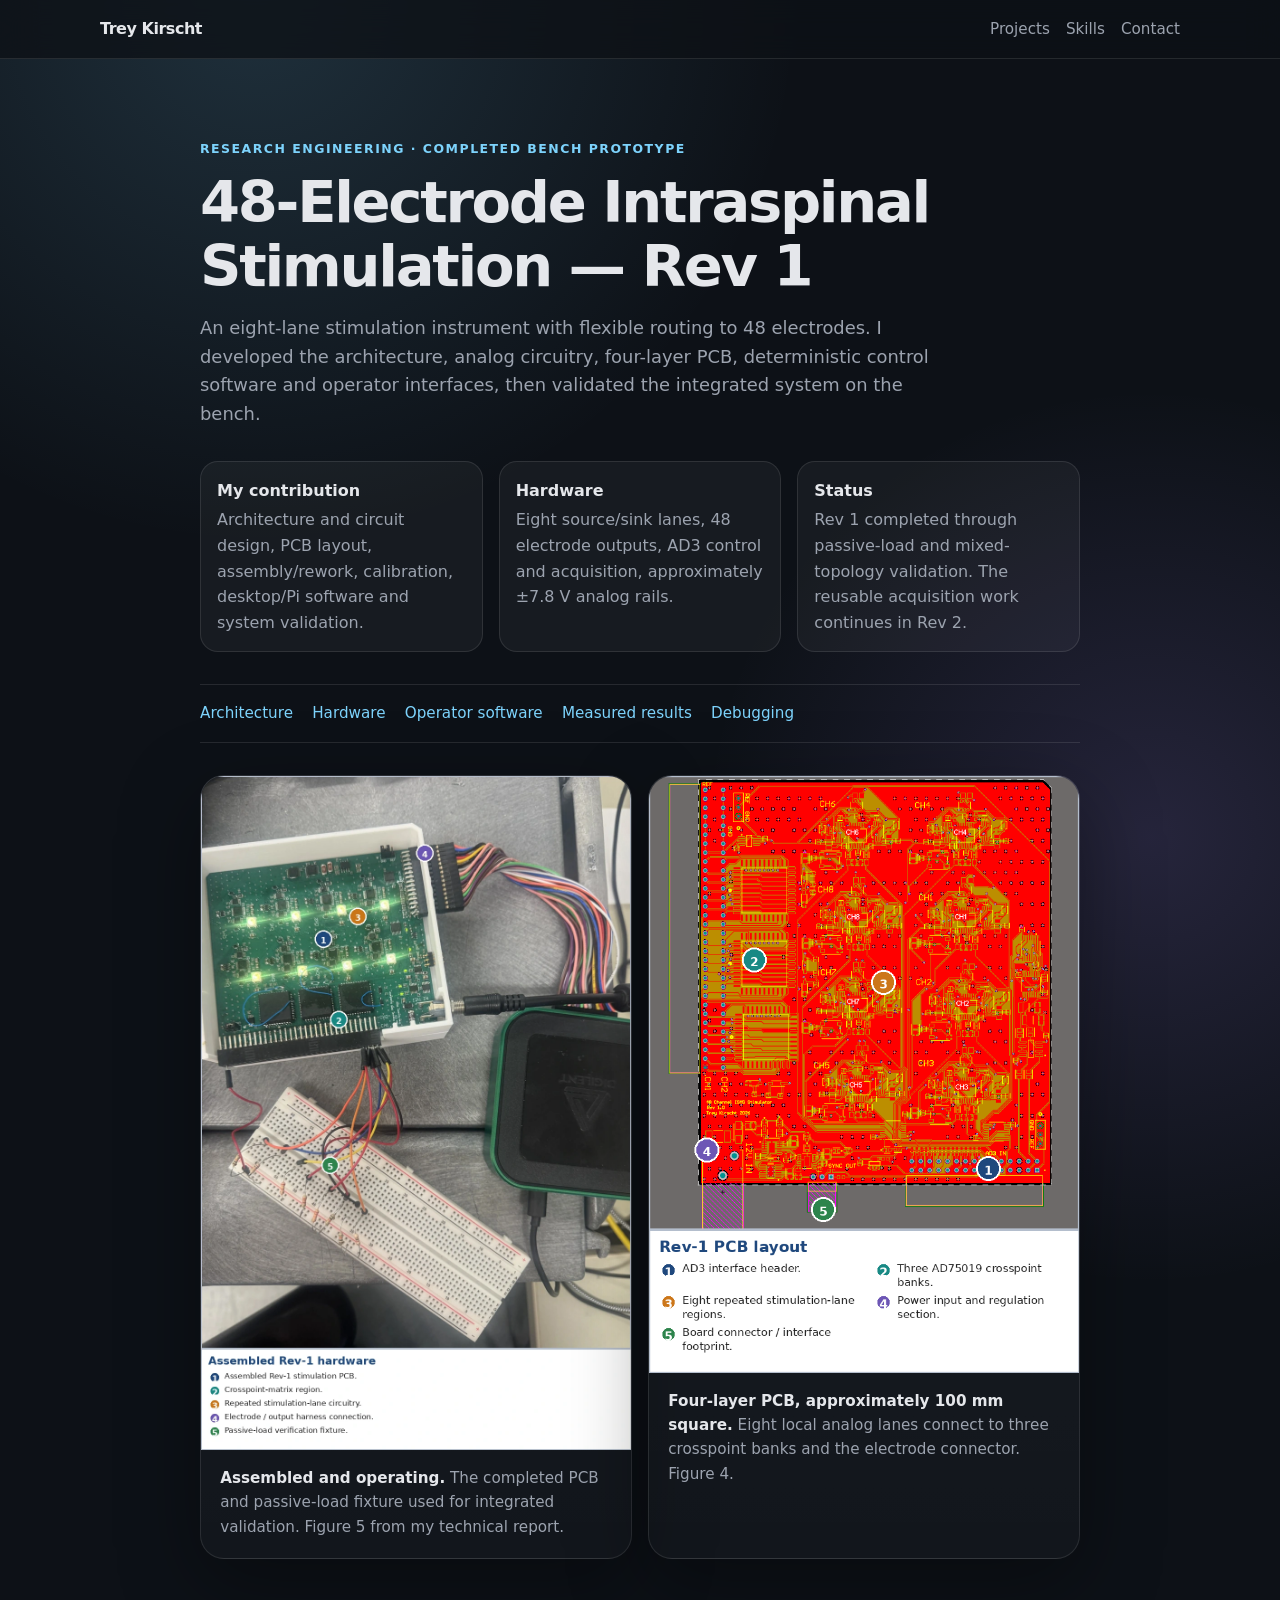
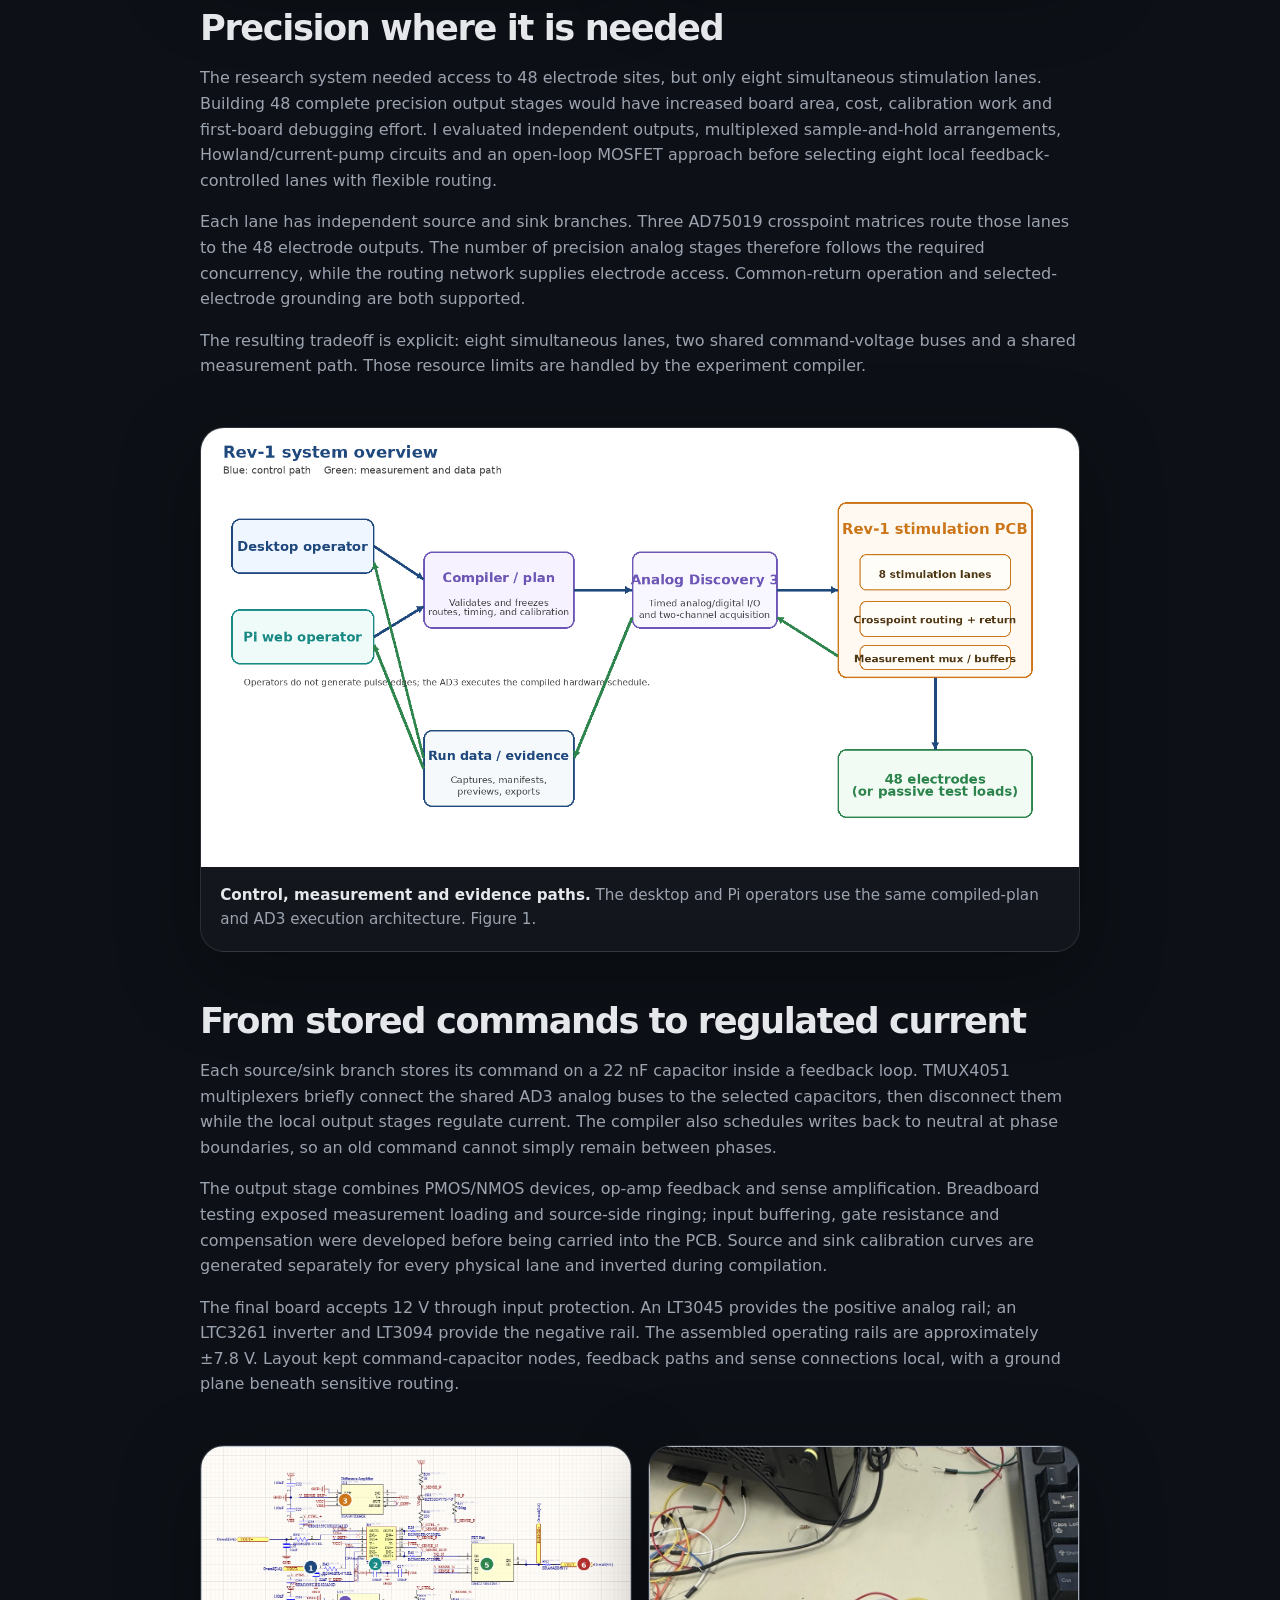
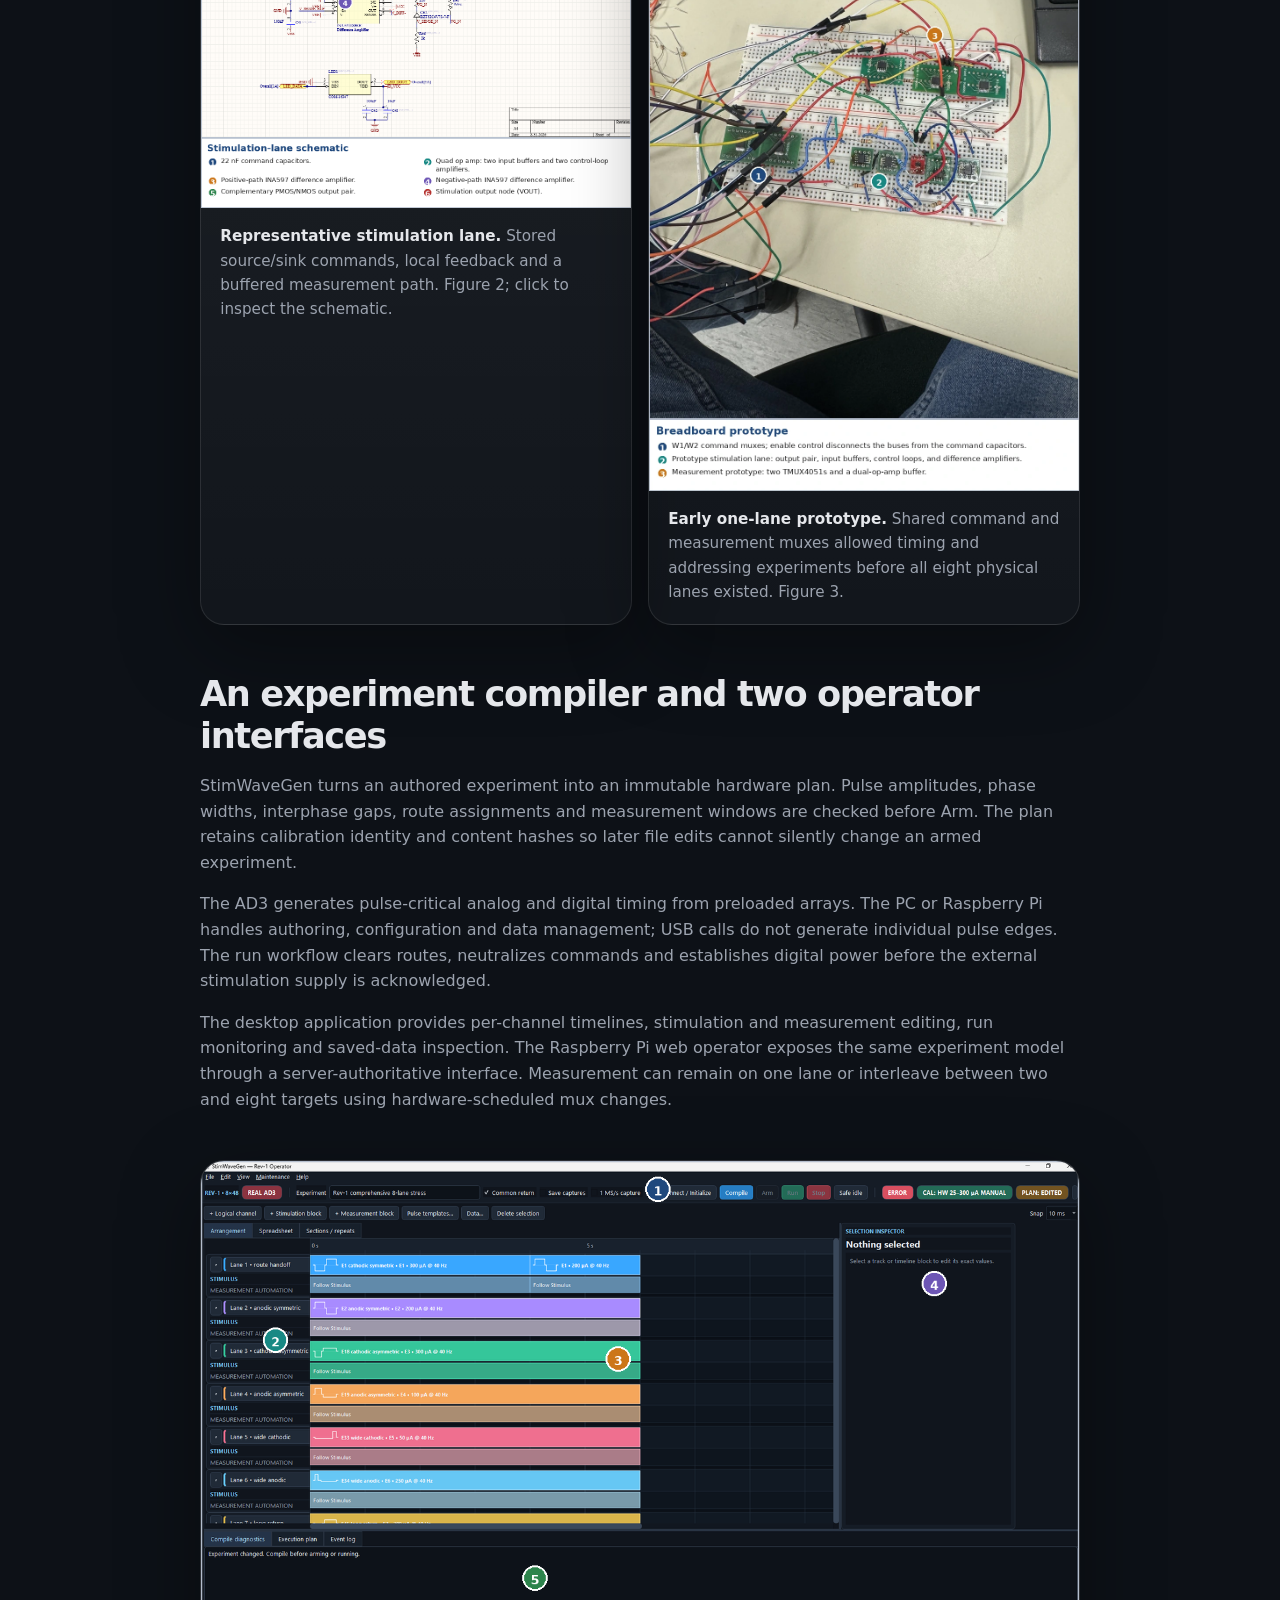
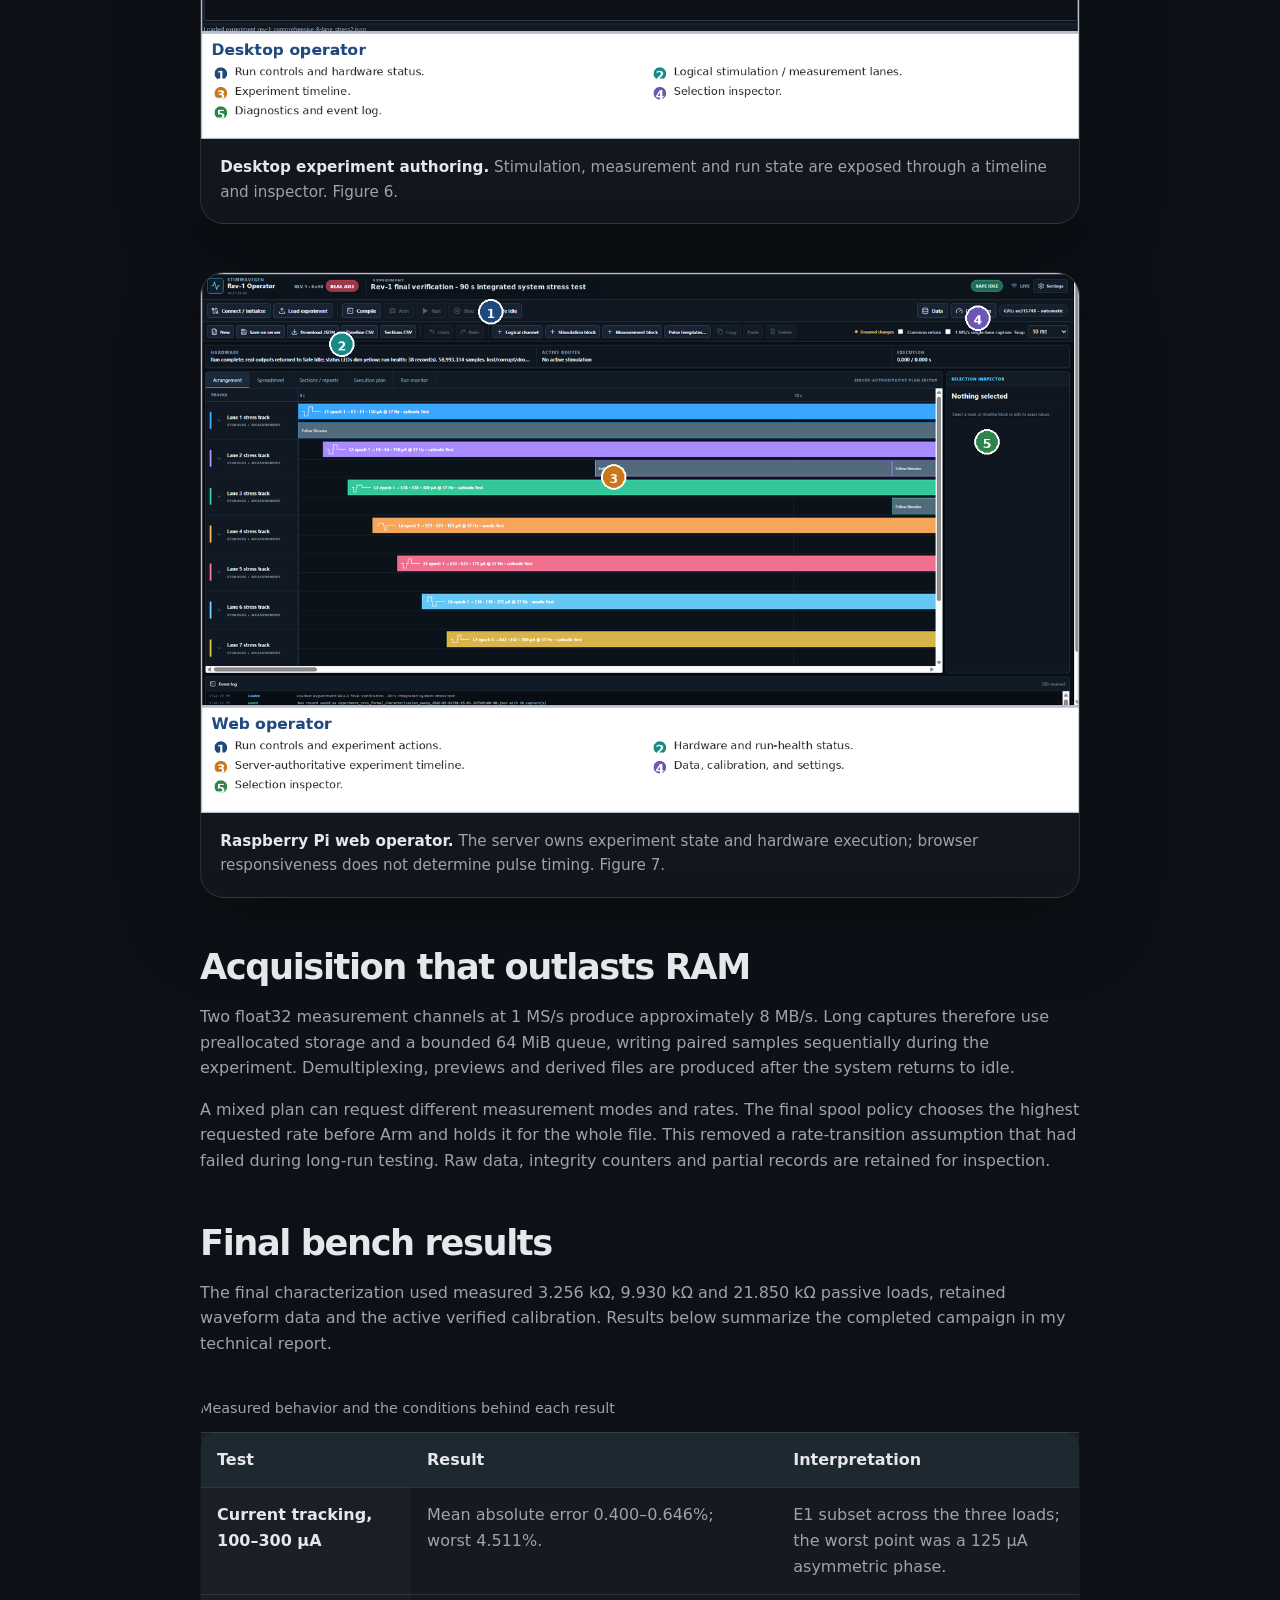
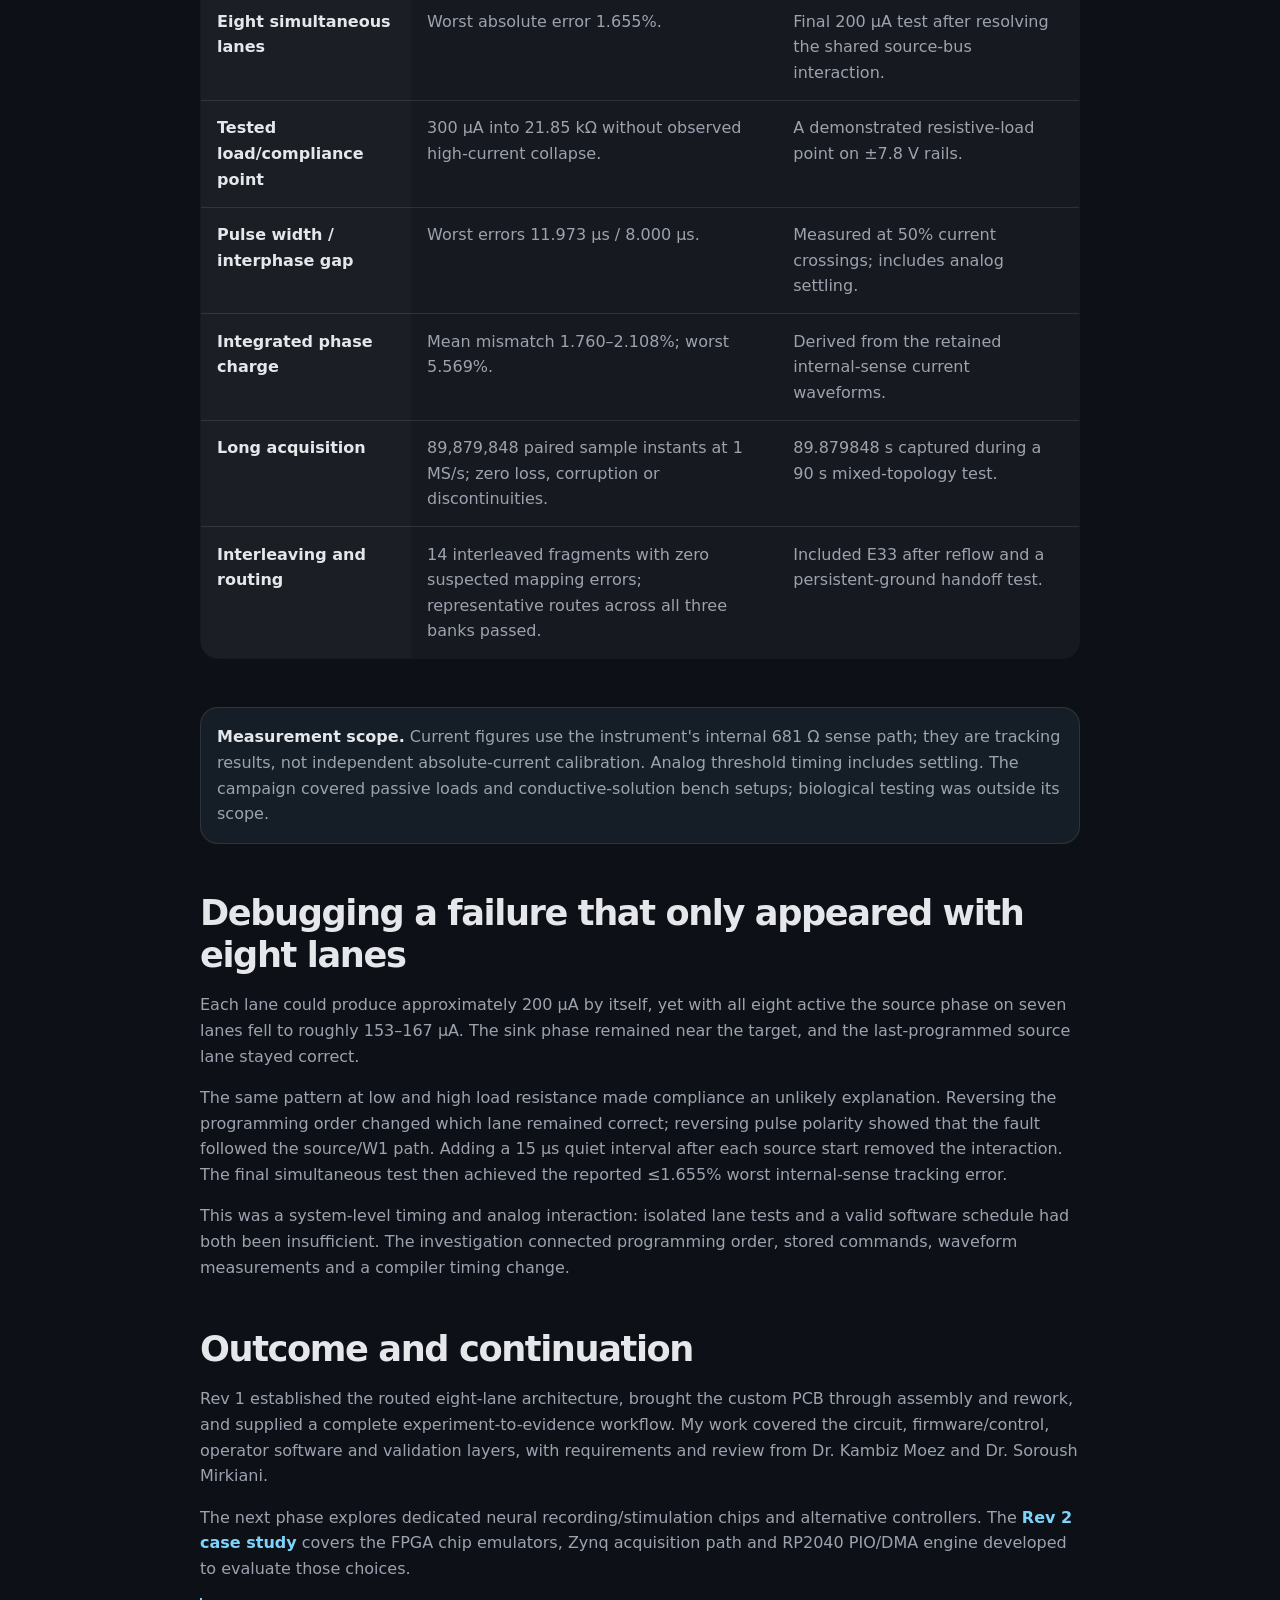
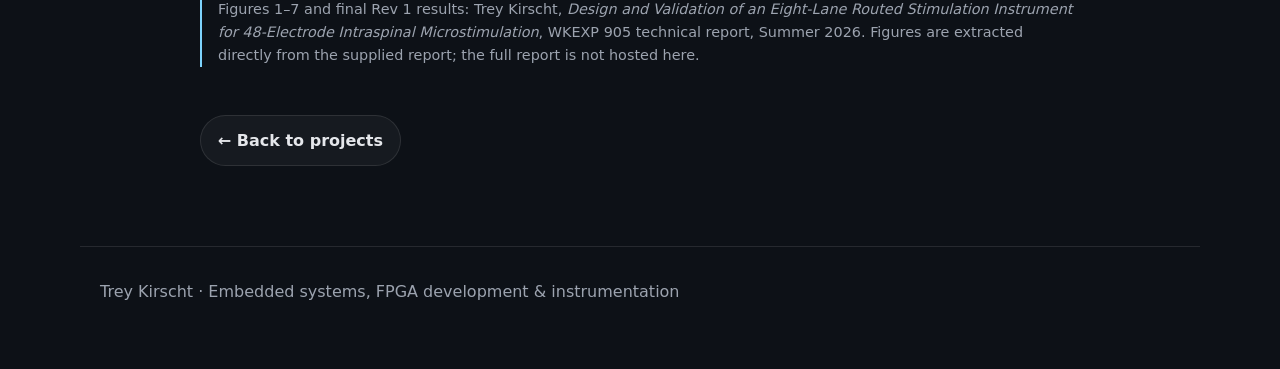
<file: projects/stimulator-platform.html>
<!doctype html>
<html lang="en">
<head>
  <meta charset="utf-8">
  <meta name="viewport" content="width=device-width, initial-scale=1">
  <title>48-Electrode Intraspinal Stimulation — Rev 1 | Trey Kirscht</title>
  <meta name="description" content="Design, PCB bring-up and validation of an eight-lane, 48-electrode stimulation instrument with desktop and Raspberry Pi operator software.">
  <link rel="stylesheet" href="../styles.css">
</head>
<body>
  <a class="skip-link" href="#main">Skip to content</a>
  <header class="site-header">
    <nav class="nav" aria-label="Main navigation">
      <a class="brand" href="../index.html">Trey Kirscht</a>
      <div class="nav-links">
        <a href="../index.html#projects">Projects</a>
        <a href="../index.html#skills">Skills</a>
        <a href="../index.html#contact">Contact</a>
      </div>
    </nav>
  </header>
  <main id="main" class="section project-page">
    <p class="eyebrow">Research engineering · Completed bench prototype</p>
    <h1>48-Electrode Intraspinal Stimulation — Rev 1</h1>
    <p class="hero-text">An eight-lane stimulation instrument with flexible routing to 48 electrodes. I developed the architecture, analog circuitry, four-layer PCB, deterministic control software and operator interfaces, then validated the integrated system on the bench.</p>
    <div class="project-meta">
      <div class="meta-box"><strong>My contribution</strong><span>Architecture and circuit design, PCB layout, assembly/rework, calibration, desktop/Pi software and system validation.</span></div>
      <div class="meta-box"><strong>Hardware</strong><span>Eight source/sink lanes, 48 electrode outputs, AD3 control and acquisition, approximately ±7.8 V analog rails.</span></div>
      <div class="meta-box"><strong>Status</strong><span>Rev 1 completed through passive-load and mixed-topology validation. The reusable acquisition work continues in Rev 2.</span></div>
    </div>
    <nav class="page-nav" aria-label="On this page">
      <a href="#architecture">Architecture</a><a href="#hardware">Hardware</a>
      <a href="#software">Operator software</a><a href="#results">Measured results</a><a href="#debugging">Debugging</a>
    </nav>

    <div class="figure-grid two-up">
      <figure class="project-figure">
        <a href="../assets/stimulator/rev1-assembled-bench.png" aria-label="Open full-resolution assembled Rev 1 hardware figure">
          <img src="../assets/stimulator/rev1-assembled-bench.webp" width="950" height="1490" alt="Annotated photograph of the assembled Rev 1 PCB in its enclosure, connected to the AD3 and passive bench loads.">
        </a>
        <figcaption><strong>Assembled and operating.</strong> The completed PCB and passive-load fixture used for integrated validation. Figure 5 from my technical report.</figcaption>
      </figure>
      <figure class="project-figure">
        <a href="../assets/stimulator/rev1-pcb-layout.png" aria-label="Open full-resolution Rev 1 PCB layout figure">
          <img src="../assets/stimulator/rev1-pcb-layout.webp" width="672" height="933" alt="Annotated four-layer Rev 1 PCB layout showing the AD3 interface, repeated stimulation lanes, crosspoint banks and power regulation.">
        </a>
        <figcaption><strong>Four-layer PCB, approximately 100 mm square.</strong> Eight local analog lanes connect to three crosspoint banks and the electrode connector. Figure 4.</figcaption>
      </figure>
    </div>

    <section id="architecture" class="content-block">
      <h2>Precision where it is needed</h2>
      <p>The research system needed access to 48 electrode sites, but only eight simultaneous stimulation lanes. Building 48 complete precision output stages would have increased board area, cost, calibration work and first-board debugging effort. I evaluated independent outputs, multiplexed sample-and-hold arrangements, Howland/current-pump circuits and an open-loop MOSFET approach before selecting eight local feedback-controlled lanes with flexible routing.</p>
      <p>Each lane has independent source and sink branches. Three AD75019 crosspoint matrices route those lanes to the 48 electrode outputs. The number of precision analog stages therefore follows the required concurrency, while the routing network supplies electrode access. Common-return operation and selected-electrode grounding are both supported.</p>
      <p>The resulting tradeoff is explicit: eight simultaneous lanes, two shared command-voltage buses and a shared measurement path. Those resource limits are handled by the experiment compiler.</p>
    </section>
    <figure class="project-figure">
      <a href="../assets/stimulator/rev1-system-architecture.png" aria-label="Open full-resolution Rev 1 architecture figure">
        <img src="../assets/stimulator/rev1-system-architecture.webp" width="1600" height="800" loading="lazy" alt="Rev 1 system diagram: desktop or Pi operator, compiler and immutable plan, Analog Discovery 3, stimulation PCB, electrodes and retained run evidence.">
      </a>
      <figcaption><strong>Control, measurement and evidence paths.</strong> The desktop and Pi operators use the same compiled-plan and AD3 execution architecture. Figure 1.</figcaption>
    </figure>

    <section id="hardware" class="content-block">
      <h2>From stored commands to regulated current</h2>
      <p>Each source/sink branch stores its command on a 22 nF capacitor inside a feedback loop. TMUX4051 multiplexers briefly connect the shared AD3 analog buses to the selected capacitors, then disconnect them while the local output stages regulate current. The compiler also schedules writes back to neutral at phase boundaries, so an old command cannot simply remain between phases.</p>
      <p>The output stage combines PMOS/NMOS devices, op-amp feedback and sense amplification. Breadboard testing exposed measurement loading and source-side ringing; input buffering, gate resistance and compensation were developed before being carried into the PCB. Source and sink calibration curves are generated separately for every physical lane and inverted during compilation.</p>
      <p>The final board accepts 12 V through input protection. An LT3045 provides the positive analog rail; an LTC3261 inverter and LT3094 provide the negative rail. The assembled operating rails are approximately ±7.8 V. Layout kept command-capacitor nodes, feedback paths and sense connections local, with a ground plane beneath sensitive routing.</p>
    </section>
    <div class="figure-grid two-up">
      <figure class="project-figure">
        <a href="../assets/stimulator/rev1-lane-schematic.png" aria-label="Open full-resolution stimulation lane schematic">
          <img src="../assets/stimulator/rev1-lane-schematic.webp" width="1126" height="949" loading="lazy" alt="Annotated stimulation-lane schematic identifying command capacitors, feedback amplifiers, compensation and measurement circuitry.">
        </a>
        <figcaption><strong>Representative stimulation lane.</strong> Stored source/sink commands, local feedback and a buffered measurement path. Figure 2; click to inspect the schematic.</figcaption>
      </figure>
      <figure class="project-figure">
        <a href="../assets/stimulator/rev1-breadboard-annotated.png" aria-label="Open full-resolution early breadboard figure">
          <img src="../assets/stimulator/rev1-breadboard-annotated.webp" width="980" height="1470" loading="lazy" alt="Annotated early breadboard prototype with the source/sink output stage, command muxes and measurement path.">
        </a>
        <figcaption><strong>Early one-lane prototype.</strong> Shared command and measurement muxes allowed timing and addressing experiments before all eight physical lanes existed. Figure 3.</figcaption>
      </figure>
    </div>

    <section id="software" class="content-block">
      <h2>An experiment compiler and two operator interfaces</h2>
      <p>StimWaveGen turns an authored experiment into an immutable hardware plan. Pulse amplitudes, phase widths, interphase gaps, route assignments and measurement windows are checked before Arm. The plan retains calibration identity and content hashes so later file edits cannot silently change an armed experiment.</p>
      <p>The AD3 generates pulse-critical analog and digital timing from preloaded arrays. The PC or Raspberry Pi handles authoring, configuration and data management; USB calls do not generate individual pulse edges. The run workflow clears routes, neutralizes commands and establishes digital power before the external stimulation supply is acknowledged.</p>
      <p>The desktop application provides per-channel timelines, stimulation and measurement editing, run monitoring and saved-data inspection. The Raspberry Pi web operator exposes the same experiment model through a server-authoritative interface. Measurement can remain on one lane or interleave between two and eight targets using hardware-scheduled mux changes.</p>
    </section>
    <figure class="project-figure">
      <a href="../assets/stimulator/rev1-desktop-operator.png" aria-label="Open full-resolution desktop operator figure">
        <img src="../assets/stimulator/rev1-desktop-operator.webp" width="1350" height="889" loading="lazy" alt="StimWaveGen desktop operator with colored stimulation and measurement timeline lanes, run controls, selection inspector and diagnostic log.">
      </a>
      <figcaption><strong>Desktop experiment authoring.</strong> Stimulation, measurement and run state are exposed through a timeline and inspector. Figure 6.</figcaption>
    </figure>
    <figure class="project-figure">
      <a href="../assets/stimulator/rev1-web-operator.png" aria-label="Open full-resolution Raspberry Pi operator figure">
        <img src="../assets/stimulator/rev1-web-operator.webp" width="1350" height="830" loading="lazy" alt="Raspberry Pi web operator showing the experiment timeline, run controls, hardware health and side inspector.">
      </a>
      <figcaption><strong>Raspberry Pi web operator.</strong> The server owns experiment state and hardware execution; browser responsiveness does not determine pulse timing. Figure 7.</figcaption>
    </figure>
    <section class="content-block">
      <h2>Acquisition that outlasts RAM</h2>
      <p>Two float32 measurement channels at 1 MS/s produce approximately 8 MB/s. Long captures therefore use preallocated storage and a bounded 64 MiB queue, writing paired samples sequentially during the experiment. Demultiplexing, previews and derived files are produced after the system returns to idle.</p>
      <p>A mixed plan can request different measurement modes and rates. The final spool policy chooses the highest requested rate before Arm and holds it for the whole file. This removed a rate-transition assumption that had failed during long-run testing. Raw data, integrity counters and partial records are retained for inspection.</p>
    </section>

    <section id="results" class="content-block">
      <h2>Final bench results</h2>
      <p>The final characterization used measured 3.256 kΩ, 9.930 kΩ and 21.850 kΩ passive loads, retained waveform data and the active verified calibration. Results below summarize the completed campaign in my technical report.</p>
      <div class="table-scroll" role="region" aria-label="Rev 1 validation results" tabindex="0">
        <table class="validation-table">
          <caption>Measured behavior and the conditions behind each result</caption>
          <thead><tr><th scope="col">Test</th><th scope="col">Result</th><th scope="col">Interpretation</th></tr></thead>
          <tbody>
            <tr><th scope="row">Current tracking, 100–300 µA</th><td>Mean absolute error 0.400–0.646%; worst 4.511%.</td><td>E1 subset across the three loads; the worst point was a 125 µA asymmetric phase.</td></tr>
            <tr><th scope="row">Eight simultaneous lanes</th><td>Worst absolute error 1.655%.</td><td>Final 200 µA test after resolving the shared source-bus interaction.</td></tr>
            <tr><th scope="row">Tested load/compliance point</th><td>300 µA into 21.85 kΩ without observed high-current collapse.</td><td>A demonstrated resistive-load point on ±7.8 V rails.</td></tr>
            <tr><th scope="row">Pulse width / interphase gap</th><td>Worst errors 11.973 µs / 8.000 µs.</td><td>Measured at 50% current crossings; includes analog settling.</td></tr>
            <tr><th scope="row">Integrated phase charge</th><td>Mean mismatch 1.760–2.108%; worst 5.569%.</td><td>Derived from the retained internal-sense current waveforms.</td></tr>
            <tr><th scope="row">Long acquisition</th><td>89,879,848 paired sample instants at 1 MS/s; zero loss, corruption or discontinuities.</td><td>89.879848 s captured during a 90 s mixed-topology test.</td></tr>
            <tr><th scope="row">Interleaving and routing</th><td>14 interleaved fragments with zero suspected mapping errors; representative routes across all three banks passed.</td><td>Included E33 after reflow and a persistent-ground handoff test.</td></tr>
          </tbody>
        </table>
      </div>
      <p class="project-status-note"><strong>Measurement scope.</strong> Current figures use the instrument's internal 681 Ω sense path; they are tracking results, not independent absolute-current calibration. Analog threshold timing includes settling. The campaign covered passive loads and conductive-solution bench setups; biological testing was outside its scope.</p>
    </section>

    <section id="debugging" class="content-block">
      <h2>Debugging a failure that only appeared with eight lanes</h2>
      <p>Each lane could produce approximately 200 µA by itself, yet with all eight active the source phase on seven lanes fell to roughly 153–167 µA. The sink phase remained near the target, and the last-programmed source lane stayed correct.</p>
      <p>The same pattern at low and high load resistance made compliance an unlikely explanation. Reversing the programming order changed which lane remained correct; reversing pulse polarity showed that the fault followed the source/W1 path. Adding a 15 µs quiet interval after each source start removed the interaction. The final simultaneous test then achieved the reported ≤1.655% worst internal-sense tracking error.</p>
      <p>This was a system-level timing and analog interaction: isolated lane tests and a valid software schedule had both been insufficient. The investigation connected programming order, stored commands, waveform measurements and a compiler timing change.</p>
    </section>
    <section class="content-block">
      <h2>Outcome and continuation</h2>
      <p>Rev 1 established the routed eight-lane architecture, brought the custom PCB through assembly and rework, and supplied a complete experiment-to-evidence workflow. My work covered the circuit, firmware/control, operator software and validation layers, with requirements and review from Dr. Kambiz Moez and Dr. Soroush Mirkiani.</p>
      <p>The next phase explores dedicated neural recording/stimulation chips and alternative controllers. The <a class="text-link" href="fpga-neural-acquisition.html">Rev 2 case study</a> covers the FPGA chip emulators, Zynq acquisition path and RP2040 PIO/DMA engine developed to evaluate those choices.</p>
      <p class="source-note">Figures 1–7 and final Rev 1 results: Trey Kirscht, <cite>Design and Validation of an Eight-Lane Routed Stimulation Instrument for 48-Electrode Intraspinal Microstimulation</cite>, WKEXP 905 technical report, Summer 2026. Figures are extracted directly from the supplied report; the full report is not hosted here.</p>
    </section>
    <div class="button-row"><a class="button" href="../index.html#projects">← Back to projects</a></div>
  </main>
  <footer class="footer"><p>Trey Kirscht · Embedded systems, FPGA development &amp; instrumentation</p></footer>
</body>
</html>
</file>
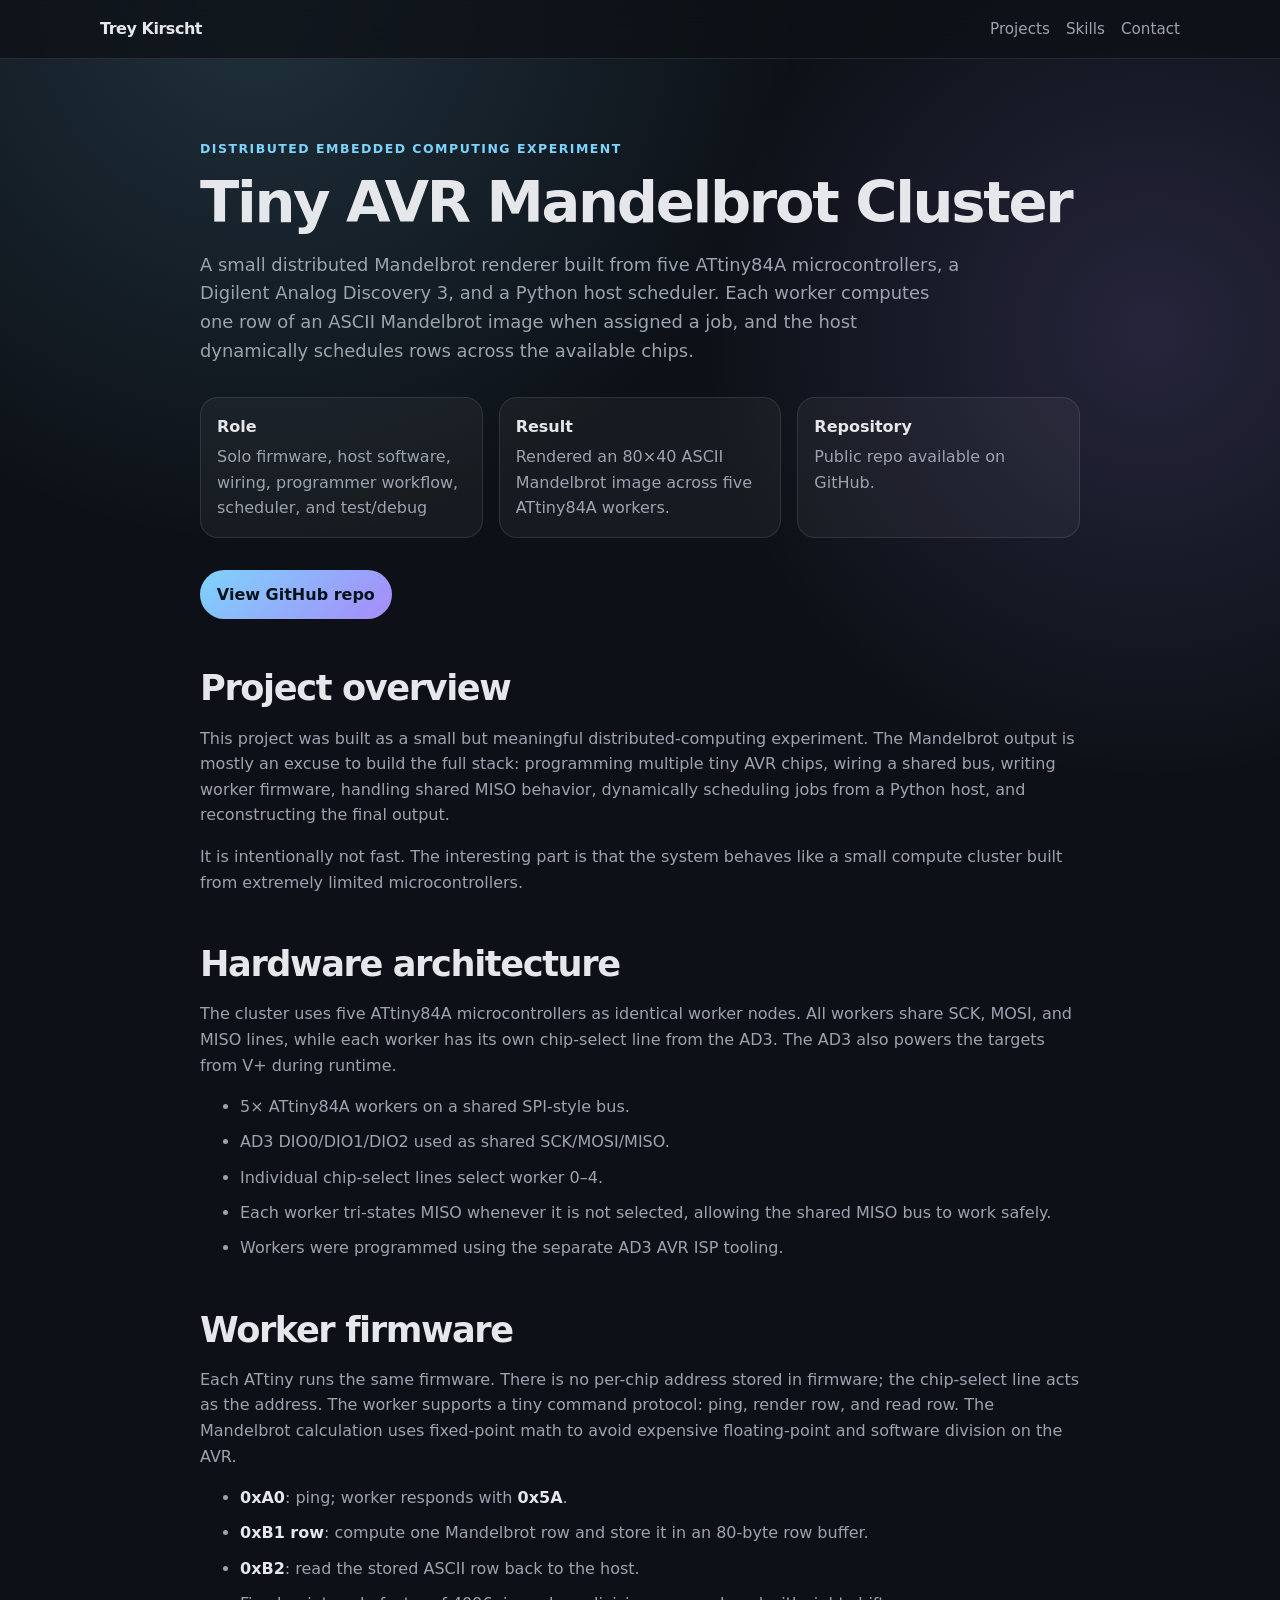
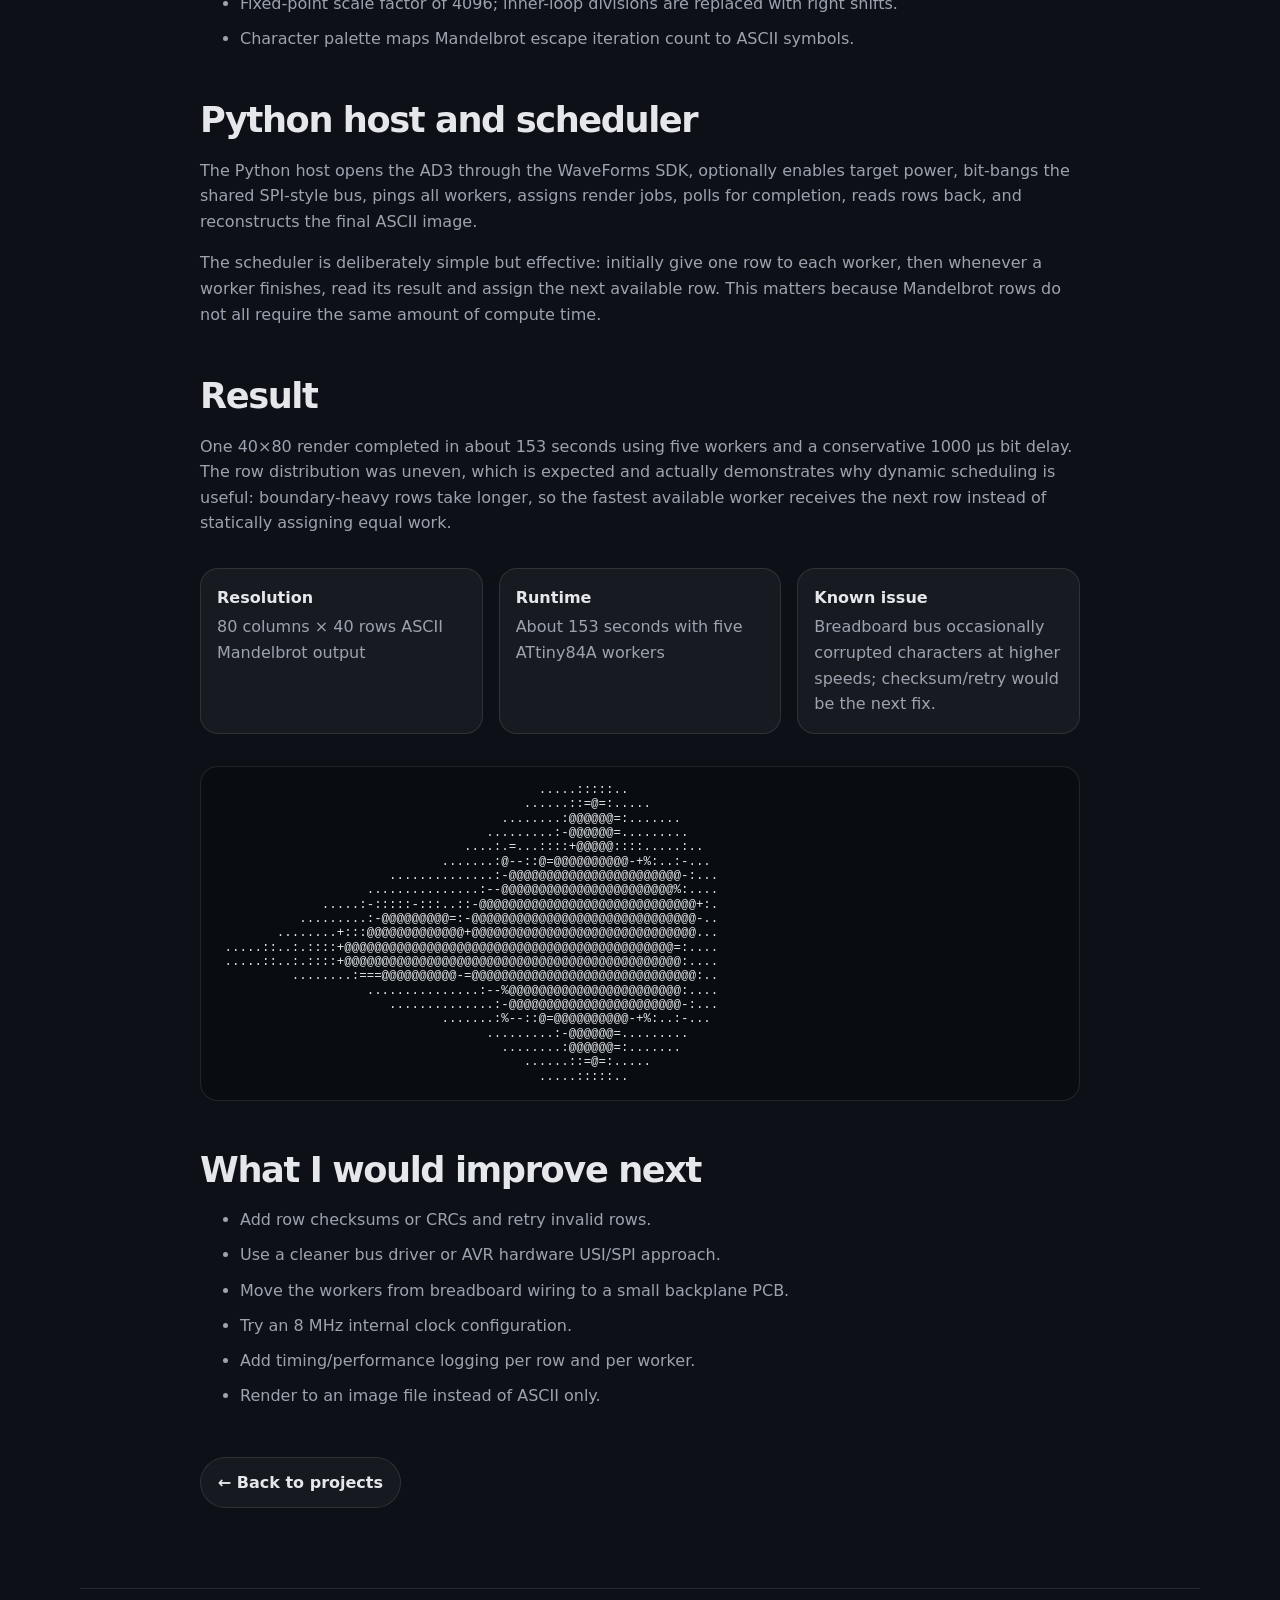
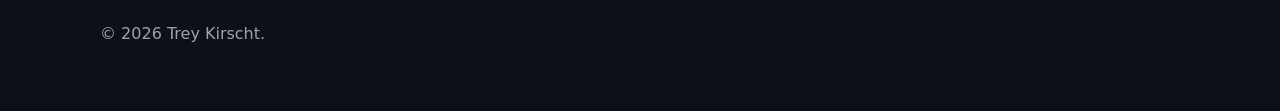
<file: projects/tiny-avr-mandelbrot-cluster.html>
<!doctype html>
<html lang="en">
<head>
  <meta charset="utf-8">
  <meta name="viewport" content="width=device-width, initial-scale=1">
  <title>Tiny AVR Mandelbrot Cluster | Trey Kirscht</title>
  <link rel="stylesheet" href="../styles.css">
</head>

<body>
  <header class="site-header">
    <nav class="nav">
      <a class="brand" href="../index.html">Trey Kirscht</a>
      <div class="nav-links">
        <a href="../index.html#projects">Projects</a>
        <a href="../index.html#skills">Skills</a>
        <a href="../index.html#contact">Contact</a>
      </div>
    </nav>
  </header>

  <main class="section project-page">
    <p class="eyebrow">Distributed embedded computing experiment</p>
    <h1>Tiny AVR Mandelbrot Cluster</h1>
    <p class="hero-text">
      A small distributed Mandelbrot renderer built from five ATtiny84A microcontrollers, a Digilent
      Analog Discovery 3, and a Python host scheduler. Each worker computes one row of an ASCII
      Mandelbrot image when assigned a job, and the host dynamically schedules rows across the available
      chips.
    </p>

    <div class="project-meta">
      <div class="meta-box">
        <strong>Role</strong>
        <span>Solo firmware, host software, wiring, programmer workflow, scheduler, and test/debug</span>
      </div>
      <div class="meta-box">
        <strong>Result</strong>
        <span>Rendered an 80×40 ASCII Mandelbrot image across five ATtiny84A workers.</span>
      </div>
      <div class="meta-box">
        <strong>Repository</strong>
        <span>Public repo available on GitHub.</span>
      </div>
    </div>

    <div class="button-row compact">
      <a class="button primary" href="https://github.com/trey109231/attiny84aMandelbrotCluster">View GitHub repo</a>
    </div>

    <section class="content-block">
      <h2>Project overview</h2>
      <p>
        This project was built as a small but meaningful distributed-computing experiment. The Mandelbrot
        output is mostly an excuse to build the full stack: programming multiple tiny AVR chips, wiring
        a shared bus, writing worker firmware, handling shared MISO behavior, dynamically scheduling
        jobs from a Python host, and reconstructing the final output.
      </p>
      <p>
        It is intentionally not fast. The interesting part is that the system behaves like a small compute
        cluster built from extremely limited microcontrollers.
      </p>
    </section>

    <section class="content-block">
      <h2>Hardware architecture</h2>
      <p>
        The cluster uses five ATtiny84A microcontrollers as identical worker nodes. All workers share
        SCK, MOSI, and MISO lines, while each worker has its own chip-select line from the AD3. The AD3
        also powers the targets from V+ during runtime.
      </p>
      <ul>
        <li>5× ATtiny84A workers on a shared SPI-style bus.</li>
        <li>AD3 DIO0/DIO1/DIO2 used as shared SCK/MOSI/MISO.</li>
        <li>Individual chip-select lines select worker 0–4.</li>
        <li>Each worker tri-states MISO whenever it is not selected, allowing the shared MISO bus to work safely.</li>
        <li>Workers were programmed using the separate AD3 AVR ISP tooling.</li>
      </ul>
    </section>

    <section class="content-block">
      <h2>Worker firmware</h2>
      <p>
        Each ATtiny runs the same firmware. There is no per-chip address stored in firmware; the chip-select
        line acts as the address. The worker supports a tiny command protocol: ping, render row, and read row.
        The Mandelbrot calculation uses fixed-point math to avoid expensive floating-point and software
        division on the AVR.
      </p>
      <ul>
        <li><strong>0xA0</strong>: ping; worker responds with <strong>0x5A</strong>.</li>
        <li><strong>0xB1 row</strong>: compute one Mandelbrot row and store it in an 80-byte row buffer.</li>
        <li><strong>0xB2</strong>: read the stored ASCII row back to the host.</li>
        <li>Fixed-point scale factor of 4096; inner-loop divisions are replaced with right shifts.</li>
        <li>Character palette maps Mandelbrot escape iteration count to ASCII symbols.</li>
      </ul>
    </section>

    <section class="content-block">
      <h2>Python host and scheduler</h2>
      <p>
        The Python host opens the AD3 through the WaveForms SDK, optionally enables target power, bit-bangs
        the shared SPI-style bus, pings all workers, assigns render jobs, polls for completion, reads rows
        back, and reconstructs the final ASCII image.
      </p>
      <p>
        The scheduler is deliberately simple but effective: initially give one row to each worker, then
        whenever a worker finishes, read its result and assign the next available row. This matters because Mandelbrot rows do not all require the same amount of compute time.
      </p>
    </section>

    <section class="content-block">
      <h2>Result</h2>
      <p>
        One 40×80 render completed in about 153 seconds using five workers and a conservative 1000 µs bit
        delay. The row distribution was uneven, which is expected and actually demonstrates why dynamic
        scheduling is useful: boundary-heavy rows take longer, so the fastest available worker receives
        the next row instead of statically assigning equal work.
      </p>
      <div class="project-meta">
        <div class="meta-box">
          <strong>Resolution</strong>
          <span>80 columns × 40 rows ASCII Mandelbrot output</span>
        </div>
        <div class="meta-box">
          <strong>Runtime</strong>
          <span>About 153 seconds with five ATtiny84A workers</span>
        </div>
        <div class="meta-box">
          <strong>Known issue</strong>
          <span>Breadboard bus occasionally corrupted characters at higher speeds; checksum/retry would be the next fix.</span>
        </div>
      </div>
      <pre class="ascii-art">                                           .....:::::..
                                         ......::=@=:.....
                                      ........:@@@@@@=:.......
                                    .........:-@@@@@@=.........
                                 ....:.=...::::+@@@@@::::.....:..
                              .......:@--::@=@@@@@@@@@@-+%:..:-...
                       ..............:-@@@@@@@@@@@@@@@@@@@@@@@-:...
                    ...............:--@@@@@@@@@@@@@@@@@@@@@@@%:....
              .....:-:::::-:::..::-@@@@@@@@@@@@@@@@@@@@@@@@@@@@@+:.
           .........:-@@@@@@@@@=:-@@@@@@@@@@@@@@@@@@@@@@@@@@@@@@-..
        ........+:::@@@@@@@@@@@@@+@@@@@@@@@@@@@@@@@@@@@@@@@@@@@@...
 .....::..:.::::+@@@@@@@@@@@@@@@@@@@@@@@@@@@@@@@@@@@@@@@@@@@@=:....
 .....::..:.::::+@@@@@@@@@@@@@@@@@@@@@@@@@@@@@@@@@@@@@@@@@@@@@:....
          ........:===@@@@@@@@@@-=@@@@@@@@@@@@@@@@@@@@@@@@@@@@@@:..
                    ...............:--%@@@@@@@@@@@@@@@@@@@@@@@:....
                       ..............:-@@@@@@@@@@@@@@@@@@@@@@@-:...
                              .......:%--::@=@@@@@@@@@@-+%:..:-...
                                    .........:-@@@@@@=.........
                                      ........:@@@@@@=:.......
                                         ......::=@=:.....
                                           .....:::::..</pre>
    </section>

    <section class="content-block">
      <h2>What I would improve next</h2>
      <ul>
        <li>Add row checksums or CRCs and retry invalid rows.</li>
        <li>Use a cleaner bus driver or AVR hardware USI/SPI approach.</li>
        <li>Move the workers from breadboard wiring to a small backplane PCB.</li>
        <li>Try an 8 MHz internal clock configuration.</li>
        <li>Add timing/performance logging per row and per worker.</li>
        <li>Render to an image file instead of ASCII only.</li>
      </ul>
    </section>

<a class="button" href="../index.html#projects">← Back to projects</a>
  </main>

  <footer class="footer">
    <p>© <span id="year"></span> Trey Kirscht.</p>
  </footer>

  <script>
    document.getElementById("year").textContent = new Date().getFullYear();
  </script>
</body>
</html>
</file>
<file: styles.css>
:root{--bg:#0d1117;--panel:#111827;--text:#e5e7eb;--muted:#9ca3af;--line:rgba(255,255,255,.10);--accent:#7dd3fc;--accent2:#a78bfa;--shadow:0 24px 80px rgba(0,0,0,.35);--radius:24px;--max:1120px}*{box-sizing:border-box}html{scroll-behavior:smooth}body{margin:0;font-family:Inter,ui-sans-serif,system-ui,-apple-system,BlinkMacSystemFont,"Segoe UI",sans-serif;color:var(--text);background:radial-gradient(circle at 20% 0%,rgba(125,211,252,.16),transparent 34rem),radial-gradient(circle at 90% 10%,rgba(167,139,250,.16),transparent 28rem),var(--bg);line-height:1.6}a{color:inherit;text-decoration:none}p{margin-top:0}.site-header{position:sticky;top:0;z-index:10;backdrop-filter:blur(18px);background:rgba(13,17,23,.78);border-bottom:1px solid var(--line)}.nav{max-width:var(--max);margin:0 auto;padding:1rem 1.25rem;display:flex;align-items:center;justify-content:space-between;gap:1rem}.brand{font-weight:800;letter-spacing:-.03em}.nav-links{display:flex;gap:1rem;color:var(--muted);font-size:.95rem}.nav-links a:hover,.text-link:hover{color:var(--accent)}.section{max-width:var(--max);margin:0 auto;padding:5rem 1.25rem}.hero{min-height:76vh;display:grid;grid-template-columns:minmax(0,1.35fr) minmax(280px,.65fr);align-items:center;gap:2rem}.eyebrow,.project-type,.card-label{color:var(--accent);text-transform:uppercase;letter-spacing:.12em;font-size:.78rem;font-weight:800;margin-bottom:.8rem}h1,h2,h3{line-height:1.1;margin:0 0 1rem;letter-spacing:-.04em}h1{font-size:clamp(2.6rem,7vw,5.6rem);max-width:900px}h2{font-size:clamp(2rem,4vw,3.25rem)}h3{font-size:1.35rem}.hero-text{max-width:760px;color:var(--muted);font-size:1.12rem}.button-row{display:flex;flex-wrap:wrap;gap:.8rem;margin-top:1.5rem}.button{display:inline-flex;align-items:center;justify-content:center;min-height:44px;padding:.75rem 1.05rem;border:1px solid var(--line);border-radius:999px;background:rgba(255,255,255,.04);color:var(--text);font-weight:700;transition:transform .16s ease,border-color .16s ease,background .16s ease}.button:hover{transform:translateY(-2px);border-color:rgba(125,211,252,.55);background:rgba(125,211,252,.10)}.button.primary{color:#06121b;background:linear-gradient(135deg,var(--accent),var(--accent2));border:0}.hero-card,.project-card,.skill-box,.contact-card{border:1px solid var(--line);border-radius:var(--radius);background:linear-gradient(180deg,rgba(255,255,255,.065),rgba(255,255,255,.025));box-shadow:var(--shadow)}.hero-card{padding:1.5rem}.hero-card h2{font-size:1.6rem}.hero-card p{color:var(--muted)}.stat-grid{display:grid;gap:.85rem;margin-top:1.25rem}.stat-grid>div{padding:1rem;border-radius:18px;background:rgba(255,255,255,.055);border:1px solid var(--line)}.stat{display:block;color:var(--text);font-size:1.55rem;font-weight:900;letter-spacing:-.05em}.stat-label{display:block;color:var(--muted);font-size:.86rem}.section-heading{max-width:760px;margin-bottom:2rem}.section-heading p,.split>div:first-child p,.contact-card p{color:var(--muted)}.project-grid{display:grid;grid-template-columns:repeat(2,minmax(0,1fr));gap:1rem}.project-card{padding:1.35rem;min-height:280px;display:flex;flex-direction:column;justify-content:space-between}.project-card.featured{grid-column:span 2;min-height:320px;background:linear-gradient(135deg,rgba(125,211,252,.14),rgba(167,139,250,.09)),linear-gradient(180deg,rgba(255,255,255,.065),rgba(255,255,255,.025))}.project-card p{color:var(--muted)}.tag-list{list-style:none;padding:0;margin:1rem 0;display:flex;flex-wrap:wrap;gap:.5rem}.tag-list li{border:1px solid var(--line);color:var(--text);background:rgba(255,255,255,.045);border-radius:999px;padding:.35rem .65rem;font-size:.85rem}.text-link{color:var(--accent);font-weight:800}.split{display:grid;grid-template-columns:.75fr 1.25fr;gap:2rem;align-items:start}.skill-columns{display:grid;grid-template-columns:repeat(2,minmax(0,1fr));gap:1rem}.skill-box{padding:1.2rem}.skill-box p{color:var(--muted);margin:0}.timeline{border-left:1px solid var(--line);display:grid;gap:1.5rem;margin-left:.5rem}.timeline-item{display:grid;grid-template-columns:160px 1fr;gap:1.2rem;padding-left:1.25rem;position:relative}.timeline-item:before{content:"";position:absolute;left:-7px;top:.45rem;width:13px;height:13px;border-radius:50%;background:var(--accent);box-shadow:0 0 0 5px rgba(125,211,252,.14)}.timeline-date{color:var(--accent);font-weight:800}.timeline-item p{color:var(--muted)}.contact-card{padding:2rem}.footer{max-width:var(--max);margin:0 auto;padding:2rem 1.25rem 3rem;color:var(--muted);border-top:1px solid var(--line)}.project-page{max-width:920px}.project-meta{display:grid;grid-template-columns:repeat(3,minmax(0,1fr));gap:1rem;margin:2rem 0}.meta-box{border:1px solid var(--line);border-radius:18px;padding:1rem;background:rgba(255,255,255,.045)}.meta-box strong{display:block;margin-bottom:.25rem}.meta-box span,.content-block p,.content-block li{color:var(--muted)}.content-block{margin:2rem 0}@media(max-width:820px){.nav{align-items:flex-start;flex-direction:column}.nav-links{flex-wrap:wrap}.hero,.split,.project-grid,.skill-columns,.project-meta{grid-template-columns:1fr}.project-card.featured{grid-column:auto}.timeline-item{grid-template-columns:1fr}.section{padding:3.75rem 1rem}}


.compact-section {
  padding-top: 1rem;
}

.compact-section .project-card {
  max-width: 760px;
}


.ascii-art {
  overflow-x: auto;
  padding: 1rem;
  border-radius: 18px;
  border: 1px solid var(--line);
  background: rgba(0, 0, 0, 0.28);
  color: var(--text);
  font-size: 0.78rem;
  line-height: 1.15;
}

.project-figure {
  margin: 2rem 0 3rem;
  border: 1px solid var(--line);
  border-radius: var(--radius);
  background: linear-gradient(180deg, rgba(255,255,255,0.065), rgba(255,255,255,0.025));
  box-shadow: var(--shadow);
  overflow: hidden;
}

.project-figure img {
  display: block;
  width: 100%;
  height: auto;
}

.project-figure figcaption {
  padding: 1rem 1.2rem 1.2rem;
  color: var(--muted);
  font-size: 0.95rem;
}

.project-figure figcaption strong {
  color: var(--text);
}

.project-figure.wide {
  max-width: 100%;
}


.button-row.compact {
  margin-top: 1rem;
}

.project-status-note {
  margin-top: 1rem;
  padding: 1rem;
  border: 1px solid var(--line);
  border-radius: 18px;
  background: rgba(125, 211, 252, 0.07);
  color: var(--muted);
}

.project-status-note strong {
  color: var(--text);
}

.figure-grid {
  display: grid;
  gap: 1rem;
  margin: 2rem 0 3rem;
}

.figure-grid.two-up {
  grid-template-columns: repeat(2, minmax(0, 1fr));
}

.figure-grid .project-figure {
  margin: 0;
}

.validation-table {
  width: 100%;
  border-collapse: collapse;
  margin: 1.5rem 0 2rem;
  border: 1px solid var(--line);
  border-radius: 18px;
  overflow: hidden;
  background: rgba(255,255,255,.035);
}

.validation-table th,
.validation-table td {
  padding: .9rem 1rem;
  border-bottom: 1px solid var(--line);
  text-align: left;
  vertical-align: top;
}

.validation-table th {
  color: var(--text);
  background: rgba(125, 211, 252, .08);
}

.validation-table td {
  color: var(--muted);
}

.validation-table tr:last-child td {
  border-bottom: 0;
}

code {
  color: var(--accent);
  background: rgba(255,255,255,.06);
  border: 1px solid var(--line);
  padding: .1rem .35rem;
  border-radius: .4rem;
}

@media(max-width:820px){
  .figure-grid.two-up{grid-template-columns:1fr}
}

/* Case-study navigation and long-form reading. */
.skip-link {
  position: fixed;
  top: .5rem;
  left: 1rem;
  z-index: 100;
  padding: .7rem 1rem;
  border-radius: .6rem;
  background: var(--accent);
  color: var(--bg);
  transform: translateY(-160%);
}
.skip-link:focus { transform: translateY(0); }
a:focus-visible, [tabindex]:focus-visible {
  outline: 2px solid var(--accent);
  outline-offset: 4px;
}
[id] { scroll-margin-top: 8rem; }
.portfolio-intro { padding-bottom: 2rem; }
.portfolio-intro h1 { font-size: clamp(2.4rem, 5vw, 4rem); }
.portfolio-intro + .section { padding-top: 3rem; }
.contact-card h2 { overflow-wrap: anywhere; }
.project-page h1 { font-size: clamp(2.25rem, 5vw, 3.6rem); }
.project-page h2 { font-size: clamp(1.65rem, 3vw, 2.2rem); line-height: 1.2; }
.project-page .content-block { margin: 3rem 0; }
.content-block li + li { margin-top: .6rem; }
.content-block strong { color: var(--text); }
.page-nav {
  display: flex;
  flex-wrap: wrap;
  gap: .65rem 1.2rem;
  padding: 1rem 0;
  margin: 1.5rem 0 2rem;
  border-block: 1px solid var(--line);
  color: var(--accent);
  font-size: .95rem;
}
.page-nav a:hover { text-decoration: underline; text-underline-offset: .25em; }
.table-scroll { max-width: 100%; overflow-x: auto; }
.table-scroll .validation-table { min-width: 560px; }
.validation-table caption {
  text-align: left;
  color: var(--muted);
  font-size: .9rem;
  padding: 0 0 .75rem;
}
.validation-table th[scope="row"] {
  font-weight: 600;
  background: rgba(255,255,255,.025);
}
.validation-table code { overflow-wrap: anywhere; }
.source-note {
  border-left: 2px solid var(--accent);
  padding-left: 1rem;
  font-size: .9rem;
}
.evidence-log {
  max-width: 100%;
  overflow-x: auto;
  padding: 1.25rem;
  border: 1px solid var(--line);
  border-radius: 16px;
  background: rgba(0,0,0,.25);
  font-size: .85rem;
  line-height: 1.7;
}
.evidence-log code { background: none; border: 0; padding: 0; }
.project-figure a { display: block; }
.project-figure a:focus-visible { outline-offset: -4px; }

@media (prefers-reduced-motion: reduce) {
  html { scroll-behavior: auto; }
  .button { transition: none; }
}
</file>
